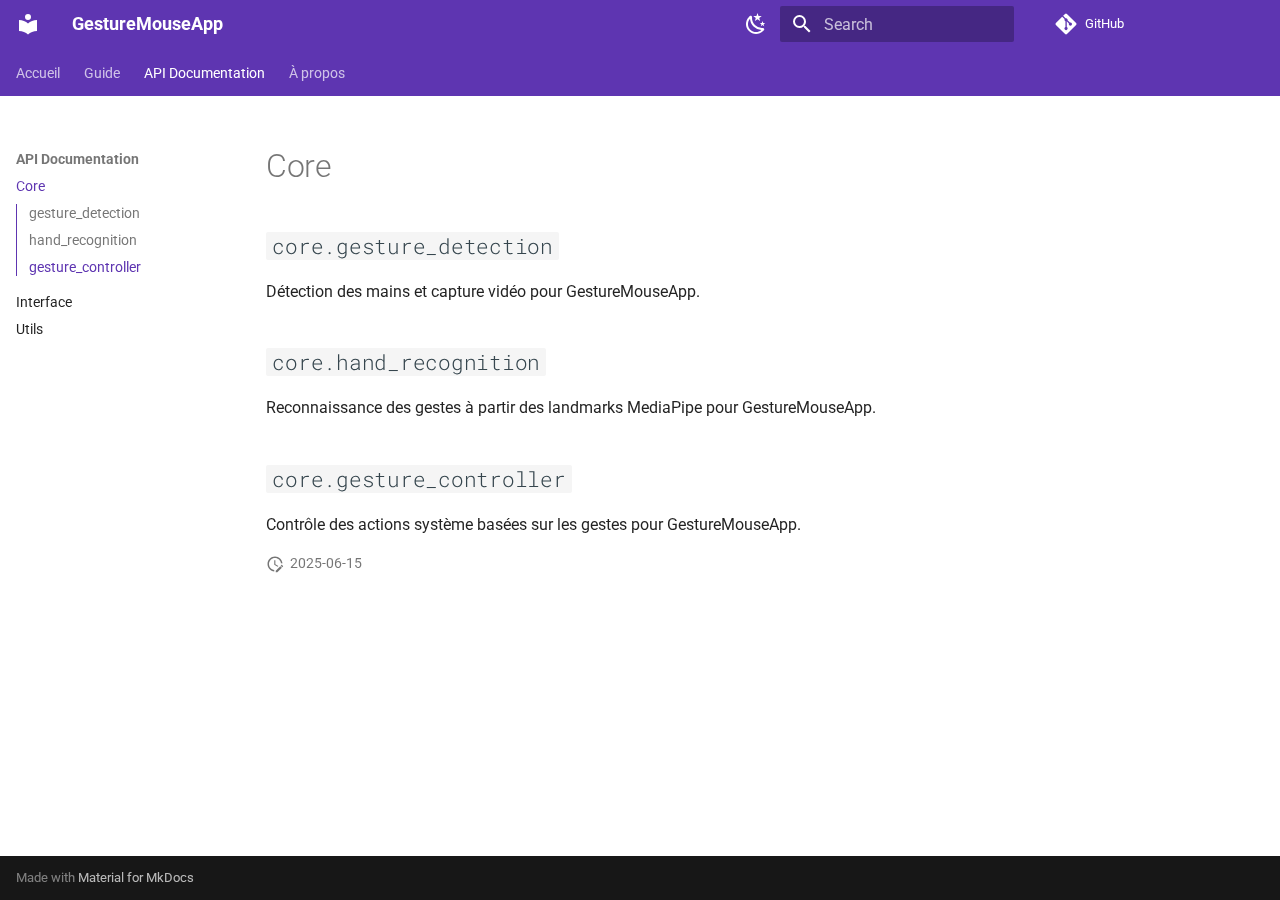
<file: api/core/index.html>
<!doctype html>
<html lang="en" class="no-js">
  <head>
    
      <meta charset="utf-8">
      <meta name="viewport" content="width=device-width,initial-scale=1">
      
        <meta name="description" content="Application de contrôle gestuelle pour interagir avec votre ordinateur">
      
      
        <meta name="author" content="NANKOULI Marc Thierry">
      
      
        <link rel="canonical" href="https://github.com/Marc1T/gestureControl.git/api/core/">
      
      
        <link rel="prev" href="../..">
      
      
      
      <link rel="icon" href="../../assets/images/favicon.png">
      <meta name="generator" content="mkdocs-1.6.1, mkdocs-material-9.6.14">
    
    
      
        <title>Core - GestureMouseApp</title>
      
    
    
      <link rel="stylesheet" href="../../assets/stylesheets/main.342714a4.min.css">
      
        
        <link rel="stylesheet" href="../../assets/stylesheets/palette.06af60db.min.css">
      
      


    
    
      
    
    
      
        
        
        <link rel="preconnect" href="https://fonts.gstatic.com" crossorigin>
        <link rel="stylesheet" href="https://fonts.googleapis.com/css?family=Roboto:300,300i,400,400i,700,700i%7CRoboto+Mono:400,400i,700,700i&display=fallback">
        <style>:root{--md-text-font:"Roboto";--md-code-font:"Roboto Mono"}</style>
      
    
    
      <link rel="stylesheet" href="../../assets/_mkdocstrings.css">
    
      <link rel="stylesheet" href="../../styles/extra.css">
    
    <script>__md_scope=new URL("../..",location),__md_hash=e=>[...e].reduce(((e,_)=>(e<<5)-e+_.charCodeAt(0)),0),__md_get=(e,_=localStorage,t=__md_scope)=>JSON.parse(_.getItem(t.pathname+"."+e)),__md_set=(e,_,t=localStorage,a=__md_scope)=>{try{t.setItem(a.pathname+"."+e,JSON.stringify(_))}catch(e){}}</script>
    
      

    
    
    
  </head>
  
  
    
    
      
    
    
    
    
    <body dir="ltr" data-md-color-scheme="default" data-md-color-primary="deep-purple" data-md-color-accent="amber">
  
    
    <input class="md-toggle" data-md-toggle="drawer" type="checkbox" id="__drawer" autocomplete="off">
    <input class="md-toggle" data-md-toggle="search" type="checkbox" id="__search" autocomplete="off">
    <label class="md-overlay" for="__drawer"></label>
    <div data-md-component="skip">
      
        
        <a href="#core.gesture_detection" class="md-skip">
          Skip to content
        </a>
      
    </div>
    <div data-md-component="announce">
      
    </div>
    
    
      

<header class="md-header" data-md-component="header">
  <nav class="md-header__inner md-grid" aria-label="Header">
    <a href="../.." title="GestureMouseApp" class="md-header__button md-logo" aria-label="GestureMouseApp" data-md-component="logo">
      
  
  <svg xmlns="http://www.w3.org/2000/svg" viewBox="0 0 24 24"><path d="M12 8a3 3 0 0 0 3-3 3 3 0 0 0-3-3 3 3 0 0 0-3 3 3 3 0 0 0 3 3m0 3.54C9.64 9.35 6.5 8 3 8v11c3.5 0 6.64 1.35 9 3.54 2.36-2.19 5.5-3.54 9-3.54V8c-3.5 0-6.64 1.35-9 3.54"/></svg>

    </a>
    <label class="md-header__button md-icon" for="__drawer">
      
      <svg xmlns="http://www.w3.org/2000/svg" viewBox="0 0 24 24"><path d="M3 6h18v2H3zm0 5h18v2H3zm0 5h18v2H3z"/></svg>
    </label>
    <div class="md-header__title" data-md-component="header-title">
      <div class="md-header__ellipsis">
        <div class="md-header__topic">
          <span class="md-ellipsis">
            GestureMouseApp
          </span>
        </div>
        <div class="md-header__topic" data-md-component="header-topic">
          <span class="md-ellipsis">
            
              Core
            
          </span>
        </div>
      </div>
    </div>
    
      
        <form class="md-header__option" data-md-component="palette">
  
    
    
    
    <input class="md-option" data-md-color-media="" data-md-color-scheme="default" data-md-color-primary="deep-purple" data-md-color-accent="amber"  aria-label="Passer en mode sombre"  type="radio" name="__palette" id="__palette_0">
    
      <label class="md-header__button md-icon" title="Passer en mode sombre" for="__palette_1" hidden>
        <svg xmlns="http://www.w3.org/2000/svg" viewBox="0 0 24 24"><path d="m17.75 4.09-2.53 1.94.91 3.06-2.63-1.81-2.63 1.81.91-3.06-2.53-1.94L12.44 4l1.06-3 1.06 3zm3.5 6.91-1.64 1.25.59 1.98-1.7-1.17-1.7 1.17.59-1.98L15.75 11l2.06-.05L18.5 9l.69 1.95zm-2.28 4.95c.83-.08 1.72 1.1 1.19 1.85-.32.45-.66.87-1.08 1.27C15.17 23 8.84 23 4.94 19.07c-3.91-3.9-3.91-10.24 0-14.14.4-.4.82-.76 1.27-1.08.75-.53 1.93.36 1.85 1.19-.27 2.86.69 5.83 2.89 8.02a9.96 9.96 0 0 0 8.02 2.89m-1.64 2.02a12.08 12.08 0 0 1-7.8-3.47c-2.17-2.19-3.33-5-3.49-7.82-2.81 3.14-2.7 7.96.31 10.98 3.02 3.01 7.84 3.12 10.98.31"/></svg>
      </label>
    
  
    
    
    
    <input class="md-option" data-md-color-media="" data-md-color-scheme="slate" data-md-color-primary="deep-purple" data-md-color-accent="amber"  aria-label="Passer en mode clair"  type="radio" name="__palette" id="__palette_1">
    
      <label class="md-header__button md-icon" title="Passer en mode clair" for="__palette_0" hidden>
        <svg xmlns="http://www.w3.org/2000/svg" viewBox="0 0 24 24"><path d="M12 7a5 5 0 0 1 5 5 5 5 0 0 1-5 5 5 5 0 0 1-5-5 5 5 0 0 1 5-5m0 2a3 3 0 0 0-3 3 3 3 0 0 0 3 3 3 3 0 0 0 3-3 3 3 0 0 0-3-3m0-7 2.39 3.42C13.65 5.15 12.84 5 12 5s-1.65.15-2.39.42zM3.34 7l4.16-.35A7.2 7.2 0 0 0 5.94 8.5c-.44.74-.69 1.5-.83 2.29zm.02 10 1.76-3.77a7.131 7.131 0 0 0 2.38 4.14zM20.65 7l-1.77 3.79a7.02 7.02 0 0 0-2.38-4.15zm-.01 10-4.14.36c.59-.51 1.12-1.14 1.54-1.86.42-.73.69-1.5.83-2.29zM12 22l-2.41-3.44c.74.27 1.55.44 2.41.44.82 0 1.63-.17 2.37-.44z"/></svg>
      </label>
    
  
</form>
      
    
    
      <script>var palette=__md_get("__palette");if(palette&&palette.color){if("(prefers-color-scheme)"===palette.color.media){var media=matchMedia("(prefers-color-scheme: light)"),input=document.querySelector(media.matches?"[data-md-color-media='(prefers-color-scheme: light)']":"[data-md-color-media='(prefers-color-scheme: dark)']");palette.color.media=input.getAttribute("data-md-color-media"),palette.color.scheme=input.getAttribute("data-md-color-scheme"),palette.color.primary=input.getAttribute("data-md-color-primary"),palette.color.accent=input.getAttribute("data-md-color-accent")}for(var[key,value]of Object.entries(palette.color))document.body.setAttribute("data-md-color-"+key,value)}</script>
    
    
    
      
      
        <label class="md-header__button md-icon" for="__search">
          
          <svg xmlns="http://www.w3.org/2000/svg" viewBox="0 0 24 24"><path d="M9.5 3A6.5 6.5 0 0 1 16 9.5c0 1.61-.59 3.09-1.56 4.23l.27.27h.79l5 5-1.5 1.5-5-5v-.79l-.27-.27A6.52 6.52 0 0 1 9.5 16 6.5 6.5 0 0 1 3 9.5 6.5 6.5 0 0 1 9.5 3m0 2C7 5 5 7 5 9.5S7 14 9.5 14 14 12 14 9.5 12 5 9.5 5"/></svg>
        </label>
        <div class="md-search" data-md-component="search" role="dialog">
  <label class="md-search__overlay" for="__search"></label>
  <div class="md-search__inner" role="search">
    <form class="md-search__form" name="search">
      <input type="text" class="md-search__input" name="query" aria-label="Search" placeholder="Search" autocapitalize="off" autocorrect="off" autocomplete="off" spellcheck="false" data-md-component="search-query" required>
      <label class="md-search__icon md-icon" for="__search">
        
        <svg xmlns="http://www.w3.org/2000/svg" viewBox="0 0 24 24"><path d="M9.5 3A6.5 6.5 0 0 1 16 9.5c0 1.61-.59 3.09-1.56 4.23l.27.27h.79l5 5-1.5 1.5-5-5v-.79l-.27-.27A6.52 6.52 0 0 1 9.5 16 6.5 6.5 0 0 1 3 9.5 6.5 6.5 0 0 1 9.5 3m0 2C7 5 5 7 5 9.5S7 14 9.5 14 14 12 14 9.5 12 5 9.5 5"/></svg>
        
        <svg xmlns="http://www.w3.org/2000/svg" viewBox="0 0 24 24"><path d="M20 11v2H8l5.5 5.5-1.42 1.42L4.16 12l7.92-7.92L13.5 5.5 8 11z"/></svg>
      </label>
      <nav class="md-search__options" aria-label="Search">
        
        <button type="reset" class="md-search__icon md-icon" title="Clear" aria-label="Clear" tabindex="-1">
          
          <svg xmlns="http://www.w3.org/2000/svg" viewBox="0 0 24 24"><path d="M19 6.41 17.59 5 12 10.59 6.41 5 5 6.41 10.59 12 5 17.59 6.41 19 12 13.41 17.59 19 19 17.59 13.41 12z"/></svg>
        </button>
      </nav>
      
    </form>
    <div class="md-search__output">
      <div class="md-search__scrollwrap" tabindex="0" data-md-scrollfix>
        <div class="md-search-result" data-md-component="search-result">
          <div class="md-search-result__meta">
            Initializing search
          </div>
          <ol class="md-search-result__list" role="presentation"></ol>
        </div>
      </div>
    </div>
  </div>
</div>
      
    
    
      <div class="md-header__source">
        <a href="https://github.com/Marc1T/gestureControl.git" title="Go to repository" class="md-source" data-md-component="source">
  <div class="md-source__icon md-icon">
    
    <svg xmlns="http://www.w3.org/2000/svg" viewBox="0 0 448 512"><!--! Font Awesome Free 6.7.2 by @fontawesome - https://fontawesome.com License - https://fontawesome.com/license/free (Icons: CC BY 4.0, Fonts: SIL OFL 1.1, Code: MIT License) Copyright 2024 Fonticons, Inc.--><path d="M439.55 236.05 244 40.45a28.87 28.87 0 0 0-40.81 0l-40.66 40.63 51.52 51.52c27.06-9.14 52.68 16.77 43.39 43.68l49.66 49.66c34.23-11.8 61.18 31 35.47 56.69-26.49 26.49-70.21-2.87-56-37.34L240.22 199v121.85c25.3 12.54 22.26 41.85 9.08 55a34.34 34.34 0 0 1-48.55 0c-17.57-17.6-11.07-46.91 11.25-56v-123c-20.8-8.51-24.6-30.74-18.64-45L142.57 101 8.45 235.14a28.86 28.86 0 0 0 0 40.81l195.61 195.6a28.86 28.86 0 0 0 40.8 0l194.69-194.69a28.86 28.86 0 0 0 0-40.81"/></svg>
  </div>
  <div class="md-source__repository">
    GitHub
  </div>
</a>
      </div>
    
  </nav>
  
</header>
    
    <div class="md-container" data-md-component="container">
      
      
        
          
            
<nav class="md-tabs" aria-label="Tabs" data-md-component="tabs">
  <div class="md-grid">
    <ul class="md-tabs__list">
      
        
  
  
  
  
    <li class="md-tabs__item">
      <a href="../.." class="md-tabs__link">
        
  
  
    
  
  Accueil

      </a>
    </li>
  

      
        
  
  
  
  
    
    
      <li class="md-tabs__item">
        <a href="../../guide/installation.md" class="md-tabs__link">
          
  
  
  Guide

        </a>
      </li>
    
  

      
        
  
  
  
    
  
  
    
    
      <li class="md-tabs__item md-tabs__item--active">
        <a href="./" class="md-tabs__link">
          
  
  
  API Documentation

        </a>
      </li>
    
  

      
        
  
  
  
  
    <li class="md-tabs__item">
      <a href="../../about.md" class="md-tabs__link">
        
  
  
    
  
  À propos

      </a>
    </li>
  

      
    </ul>
  </div>
</nav>
          
        
      
      <main class="md-main" data-md-component="main">
        <div class="md-main__inner md-grid">
          
            
              
              <div class="md-sidebar md-sidebar--primary" data-md-component="sidebar" data-md-type="navigation" >
                <div class="md-sidebar__scrollwrap">
                  <div class="md-sidebar__inner">
                    


  


  

<nav class="md-nav md-nav--primary md-nav--lifted md-nav--integrated" aria-label="Navigation" data-md-level="0">
  <label class="md-nav__title" for="__drawer">
    <a href="../.." title="GestureMouseApp" class="md-nav__button md-logo" aria-label="GestureMouseApp" data-md-component="logo">
      
  
  <svg xmlns="http://www.w3.org/2000/svg" viewBox="0 0 24 24"><path d="M12 8a3 3 0 0 0 3-3 3 3 0 0 0-3-3 3 3 0 0 0-3 3 3 3 0 0 0 3 3m0 3.54C9.64 9.35 6.5 8 3 8v11c3.5 0 6.64 1.35 9 3.54 2.36-2.19 5.5-3.54 9-3.54V8c-3.5 0-6.64 1.35-9 3.54"/></svg>

    </a>
    GestureMouseApp
  </label>
  
    <div class="md-nav__source">
      <a href="https://github.com/Marc1T/gestureControl.git" title="Go to repository" class="md-source" data-md-component="source">
  <div class="md-source__icon md-icon">
    
    <svg xmlns="http://www.w3.org/2000/svg" viewBox="0 0 448 512"><!--! Font Awesome Free 6.7.2 by @fontawesome - https://fontawesome.com License - https://fontawesome.com/license/free (Icons: CC BY 4.0, Fonts: SIL OFL 1.1, Code: MIT License) Copyright 2024 Fonticons, Inc.--><path d="M439.55 236.05 244 40.45a28.87 28.87 0 0 0-40.81 0l-40.66 40.63 51.52 51.52c27.06-9.14 52.68 16.77 43.39 43.68l49.66 49.66c34.23-11.8 61.18 31 35.47 56.69-26.49 26.49-70.21-2.87-56-37.34L240.22 199v121.85c25.3 12.54 22.26 41.85 9.08 55a34.34 34.34 0 0 1-48.55 0c-17.57-17.6-11.07-46.91 11.25-56v-123c-20.8-8.51-24.6-30.74-18.64-45L142.57 101 8.45 235.14a28.86 28.86 0 0 0 0 40.81l195.61 195.6a28.86 28.86 0 0 0 40.8 0l194.69-194.69a28.86 28.86 0 0 0 0-40.81"/></svg>
  </div>
  <div class="md-source__repository">
    GitHub
  </div>
</a>
    </div>
  
  <ul class="md-nav__list" data-md-scrollfix>
    
      
      
  
  
  
  
    <li class="md-nav__item">
      <a href="../.." class="md-nav__link">
        
  
  
  <span class="md-ellipsis">
    Accueil
    
  </span>
  

      </a>
    </li>
  

    
      
      
  
  
  
  
    
    
    
    
      
      
    
    
    <li class="md-nav__item md-nav__item--nested">
      
        
        
        <input class="md-nav__toggle md-toggle " type="checkbox" id="__nav_2" >
        
          
          <label class="md-nav__link" for="__nav_2" id="__nav_2_label" tabindex="0">
            
  
  
  <span class="md-ellipsis">
    Guide
    
  </span>
  

            <span class="md-nav__icon md-icon"></span>
          </label>
        
        <nav class="md-nav" data-md-level="1" aria-labelledby="__nav_2_label" aria-expanded="false">
          <label class="md-nav__title" for="__nav_2">
            <span class="md-nav__icon md-icon"></span>
            Guide
          </label>
          <ul class="md-nav__list" data-md-scrollfix>
            
              
                
  
  
  
  
    <li class="md-nav__item">
      <a href="../../guide/installation.md" class="md-nav__link">
        
  
  
  <span class="md-ellipsis">
    Installation
    
  </span>
  

      </a>
    </li>
  

              
            
              
                
  
  
  
  
    <li class="md-nav__item">
      <a href="../../guide/usage.md" class="md-nav__link">
        
  
  
  <span class="md-ellipsis">
    Utilisation
    
  </span>
  

      </a>
    </li>
  

              
            
              
                
  
  
  
  
    <li class="md-nav__item">
      <a href="../../guide/configuration.md" class="md-nav__link">
        
  
  
  <span class="md-ellipsis">
    Configuration
    
  </span>
  

      </a>
    </li>
  

              
            
          </ul>
        </nav>
      
    </li>
  

    
      
      
  
  
    
  
  
  
    
    
    
    
      
        
        
      
      
    
    
    <li class="md-nav__item md-nav__item--active md-nav__item--section md-nav__item--nested">
      
        
        
        <input class="md-nav__toggle md-toggle " type="checkbox" id="__nav_3" checked>
        
          
          <label class="md-nav__link" for="__nav_3" id="__nav_3_label" tabindex="">
            
  
  
  <span class="md-ellipsis">
    API Documentation
    
  </span>
  

            <span class="md-nav__icon md-icon"></span>
          </label>
        
        <nav class="md-nav" data-md-level="1" aria-labelledby="__nav_3_label" aria-expanded="true">
          <label class="md-nav__title" for="__nav_3">
            <span class="md-nav__icon md-icon"></span>
            API Documentation
          </label>
          <ul class="md-nav__list" data-md-scrollfix>
            
              
                
  
  
    
  
  
  
    <li class="md-nav__item md-nav__item--active">
      
      <input class="md-nav__toggle md-toggle" type="checkbox" id="__toc">
      
      
      
        <label class="md-nav__link md-nav__link--active" for="__toc">
          
  
  
  <span class="md-ellipsis">
    Core
    
  </span>
  

          <span class="md-nav__icon md-icon"></span>
        </label>
      
      <a href="./" class="md-nav__link md-nav__link--active">
        
  
  
  <span class="md-ellipsis">
    Core
    
  </span>
  

      </a>
      
        

<nav class="md-nav md-nav--secondary" aria-label="Table of contents">
  
  
  
  
    <label class="md-nav__title" for="__toc">
      <span class="md-nav__icon md-icon"></span>
      Table of contents
    </label>
    <ul class="md-nav__list" data-md-component="toc" data-md-scrollfix>
      
        <li class="md-nav__item">
  <a href="#core.gesture_detection" class="md-nav__link">
    <span class="md-ellipsis">
      gesture_detection
    </span>
  </a>
  
</li>
      
        <li class="md-nav__item">
  <a href="#core.hand_recognition" class="md-nav__link">
    <span class="md-ellipsis">
      hand_recognition
    </span>
  </a>
  
</li>
      
        <li class="md-nav__item">
  <a href="#core.gesture_controller" class="md-nav__link">
    <span class="md-ellipsis">
      gesture_controller
    </span>
  </a>
  
</li>
      
    </ul>
  
</nav>
      
    </li>
  

              
            
              
                
  
  
  
  
    <li class="md-nav__item">
      <a href="../interface.md" class="md-nav__link">
        
  
  
  <span class="md-ellipsis">
    Interface
    
  </span>
  

      </a>
    </li>
  

              
            
              
                
  
  
  
  
    <li class="md-nav__item">
      <a href="../utils.md" class="md-nav__link">
        
  
  
  <span class="md-ellipsis">
    Utils
    
  </span>
  

      </a>
    </li>
  

              
            
          </ul>
        </nav>
      
    </li>
  

    
      
      
  
  
  
  
    <li class="md-nav__item">
      <a href="../../about.md" class="md-nav__link">
        
  
  
  <span class="md-ellipsis">
    À propos
    
  </span>
  

      </a>
    </li>
  

    
  </ul>
</nav>
                  </div>
                </div>
              </div>
            
            
          
          
            <div class="md-content" data-md-component="content">
              <article class="md-content__inner md-typeset">
                
                  


  
  


  <h1>Core</h1>

<div class="doc doc-object doc-module">



<h2 id="core.gesture_detection" class="doc doc-heading">
            <code>core.gesture_detection</code>


</h2>

    <div class="doc doc-contents first">

        <p>Détection des mains et capture vidéo pour GestureMouseApp.</p>









  <div class="doc doc-children">











  </div>

    </div>

</div>

<div class="doc doc-object doc-module">



<h2 id="core.hand_recognition" class="doc doc-heading">
            <code>core.hand_recognition</code>


</h2>

    <div class="doc doc-contents first">

        <p>Reconnaissance des gestes à partir des landmarks MediaPipe pour GestureMouseApp.</p>









  <div class="doc doc-children">











  </div>

    </div>

</div>

<div class="doc doc-object doc-module">



<h2 id="core.gesture_controller" class="doc doc-heading">
            <code>core.gesture_controller</code>


</h2>

    <div class="doc doc-contents first">

        <p>Contrôle des actions système basées sur les gestes pour GestureMouseApp.</p>









  <div class="doc doc-children">











  </div>

    </div>

</div>







  
    
  
  


  <aside class="md-source-file">
    
      
  <span class="md-source-file__fact">
    <span class="md-icon" title="Last update">
      <svg xmlns="http://www.w3.org/2000/svg" viewBox="0 0 24 24"><path d="M21 13.1c-.1 0-.3.1-.4.2l-1 1 2.1 2.1 1-1c.2-.2.2-.6 0-.8l-1.3-1.3c-.1-.1-.2-.2-.4-.2m-1.9 1.8-6.1 6V23h2.1l6.1-6.1zM12.5 7v5.2l4 2.4-1 1L11 13V7zM11 21.9c-5.1-.5-9-4.8-9-9.9C2 6.5 6.5 2 12 2c5.3 0 9.6 4.1 10 9.3-.3-.1-.6-.2-1-.2s-.7.1-1 .2C19.6 7.2 16.2 4 12 4c-4.4 0-8 3.6-8 8 0 4.1 3.1 7.5 7.1 7.9l-.1.2z"/></svg>
    </span>
    2025-06-15
  </span>

    
    
    
    
  </aside>





                
              </article>
            </div>
          
          
<script>var target=document.getElementById(location.hash.slice(1));target&&target.name&&(target.checked=target.name.startsWith("__tabbed_"))</script>
        </div>
        
          <button type="button" class="md-top md-icon" data-md-component="top" hidden>
  
  <svg xmlns="http://www.w3.org/2000/svg" viewBox="0 0 24 24"><path d="M13 20h-2V8l-5.5 5.5-1.42-1.42L12 4.16l7.92 7.92-1.42 1.42L13 8z"/></svg>
  Back to top
</button>
        
      </main>
      
        <footer class="md-footer">
  
  <div class="md-footer-meta md-typeset">
    <div class="md-footer-meta__inner md-grid">
      <div class="md-copyright">
  
  
    Made with
    <a href="https://squidfunk.github.io/mkdocs-material/" target="_blank" rel="noopener">
      Material for MkDocs
    </a>
  
</div>
      
    </div>
  </div>
</footer>
      
    </div>
    <div class="md-dialog" data-md-component="dialog">
      <div class="md-dialog__inner md-typeset"></div>
    </div>
    
    
    
      
      <script id="__config" type="application/json">{"base": "../..", "features": ["navigation.tabs", "navigation.top", "toc.integrate", "content.code.copy"], "search": "../../assets/javascripts/workers/search.d50fe291.min.js", "tags": null, "translations": {"clipboard.copied": "Copied to clipboard", "clipboard.copy": "Copy to clipboard", "search.result.more.one": "1 more on this page", "search.result.more.other": "# more on this page", "search.result.none": "No matching documents", "search.result.one": "1 matching document", "search.result.other": "# matching documents", "search.result.placeholder": "Type to start searching", "search.result.term.missing": "Missing", "select.version": "Select version"}, "version": null}</script>
    
    
      <script src="../../assets/javascripts/bundle.13a4f30d.min.js"></script>
      
    
  </body>
</html>
</file>
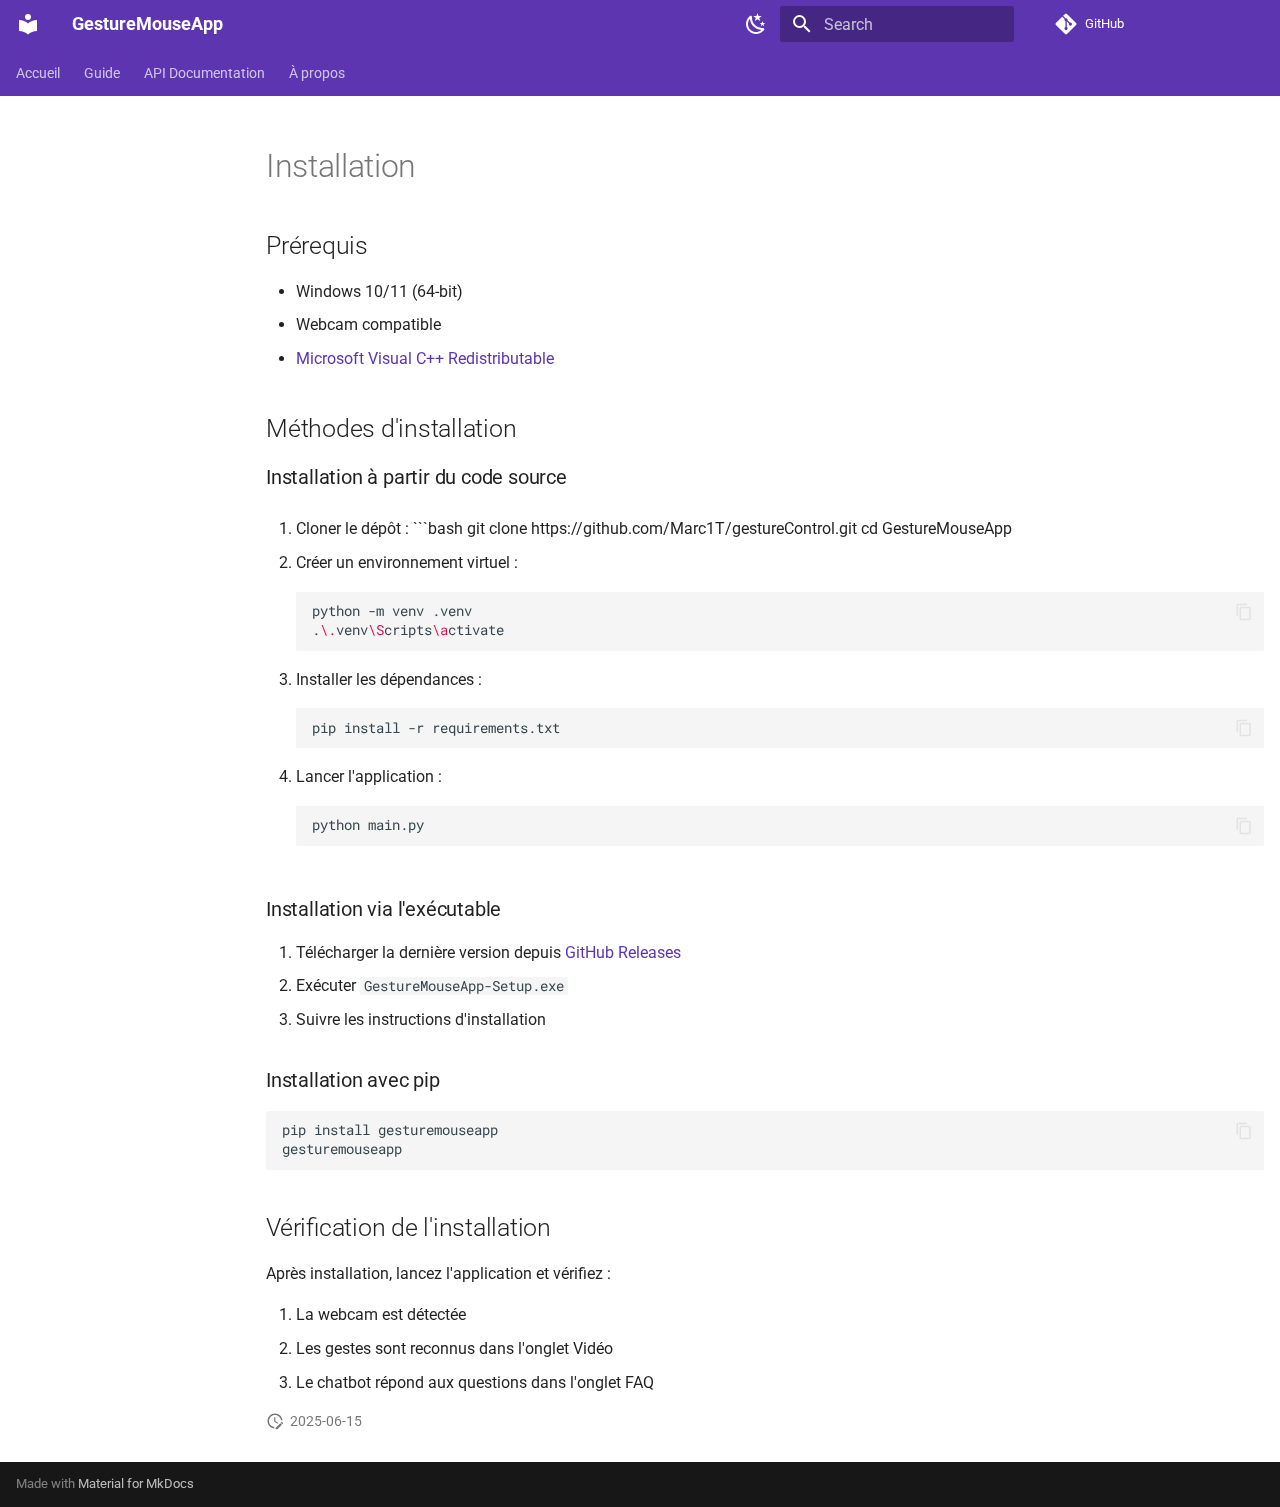
<file: guide.md/installation/index.html>
<!doctype html>
<html lang="en" class="no-js">
  <head>
    
      <meta charset="utf-8">
      <meta name="viewport" content="width=device-width,initial-scale=1">
      
        <meta name="description" content="Application de contrôle gestuelle pour interagir avec votre ordinateur">
      
      
        <meta name="author" content="NANKOULI Marc Thierry">
      
      
        <link rel="canonical" href="https://github.com/Marc1T/gestureControl.git/guide.md/installation/">
      
      
      
      
      <link rel="icon" href="../../assets/images/favicon.png">
      <meta name="generator" content="mkdocs-1.6.1, mkdocs-material-9.6.14">
    
    
      
        <title>Installation - GestureMouseApp</title>
      
    
    
      <link rel="stylesheet" href="../../assets/stylesheets/main.342714a4.min.css">
      
        
        <link rel="stylesheet" href="../../assets/stylesheets/palette.06af60db.min.css">
      
      


    
    
      
    
    
      
        
        
        <link rel="preconnect" href="https://fonts.gstatic.com" crossorigin>
        <link rel="stylesheet" href="https://fonts.googleapis.com/css?family=Roboto:300,300i,400,400i,700,700i%7CRoboto+Mono:400,400i,700,700i&display=fallback">
        <style>:root{--md-text-font:"Roboto";--md-code-font:"Roboto Mono"}</style>
      
    
    
      <link rel="stylesheet" href="../../assets/_mkdocstrings.css">
    
      <link rel="stylesheet" href="../../styles/extra.css">
    
    <script>__md_scope=new URL("../..",location),__md_hash=e=>[...e].reduce(((e,_)=>(e<<5)-e+_.charCodeAt(0)),0),__md_get=(e,_=localStorage,t=__md_scope)=>JSON.parse(_.getItem(t.pathname+"."+e)),__md_set=(e,_,t=localStorage,a=__md_scope)=>{try{t.setItem(a.pathname+"."+e,JSON.stringify(_))}catch(e){}}</script>
    
      

    
    
    
  </head>
  
  
    
    
      
    
    
    
    
    <body dir="ltr" data-md-color-scheme="default" data-md-color-primary="deep-purple" data-md-color-accent="amber">
  
    
    <input class="md-toggle" data-md-toggle="drawer" type="checkbox" id="__drawer" autocomplete="off">
    <input class="md-toggle" data-md-toggle="search" type="checkbox" id="__search" autocomplete="off">
    <label class="md-overlay" for="__drawer"></label>
    <div data-md-component="skip">
      
        
        <a href="#installation" class="md-skip">
          Skip to content
        </a>
      
    </div>
    <div data-md-component="announce">
      
    </div>
    
    
      

<header class="md-header" data-md-component="header">
  <nav class="md-header__inner md-grid" aria-label="Header">
    <a href="../.." title="GestureMouseApp" class="md-header__button md-logo" aria-label="GestureMouseApp" data-md-component="logo">
      
  
  <svg xmlns="http://www.w3.org/2000/svg" viewBox="0 0 24 24"><path d="M12 8a3 3 0 0 0 3-3 3 3 0 0 0-3-3 3 3 0 0 0-3 3 3 3 0 0 0 3 3m0 3.54C9.64 9.35 6.5 8 3 8v11c3.5 0 6.64 1.35 9 3.54 2.36-2.19 5.5-3.54 9-3.54V8c-3.5 0-6.64 1.35-9 3.54"/></svg>

    </a>
    <label class="md-header__button md-icon" for="__drawer">
      
      <svg xmlns="http://www.w3.org/2000/svg" viewBox="0 0 24 24"><path d="M3 6h18v2H3zm0 5h18v2H3zm0 5h18v2H3z"/></svg>
    </label>
    <div class="md-header__title" data-md-component="header-title">
      <div class="md-header__ellipsis">
        <div class="md-header__topic">
          <span class="md-ellipsis">
            GestureMouseApp
          </span>
        </div>
        <div class="md-header__topic" data-md-component="header-topic">
          <span class="md-ellipsis">
            
              Installation
            
          </span>
        </div>
      </div>
    </div>
    
      
        <form class="md-header__option" data-md-component="palette">
  
    
    
    
    <input class="md-option" data-md-color-media="" data-md-color-scheme="default" data-md-color-primary="deep-purple" data-md-color-accent="amber"  aria-label="Passer en mode sombre"  type="radio" name="__palette" id="__palette_0">
    
      <label class="md-header__button md-icon" title="Passer en mode sombre" for="__palette_1" hidden>
        <svg xmlns="http://www.w3.org/2000/svg" viewBox="0 0 24 24"><path d="m17.75 4.09-2.53 1.94.91 3.06-2.63-1.81-2.63 1.81.91-3.06-2.53-1.94L12.44 4l1.06-3 1.06 3zm3.5 6.91-1.64 1.25.59 1.98-1.7-1.17-1.7 1.17.59-1.98L15.75 11l2.06-.05L18.5 9l.69 1.95zm-2.28 4.95c.83-.08 1.72 1.1 1.19 1.85-.32.45-.66.87-1.08 1.27C15.17 23 8.84 23 4.94 19.07c-3.91-3.9-3.91-10.24 0-14.14.4-.4.82-.76 1.27-1.08.75-.53 1.93.36 1.85 1.19-.27 2.86.69 5.83 2.89 8.02a9.96 9.96 0 0 0 8.02 2.89m-1.64 2.02a12.08 12.08 0 0 1-7.8-3.47c-2.17-2.19-3.33-5-3.49-7.82-2.81 3.14-2.7 7.96.31 10.98 3.02 3.01 7.84 3.12 10.98.31"/></svg>
      </label>
    
  
    
    
    
    <input class="md-option" data-md-color-media="" data-md-color-scheme="slate" data-md-color-primary="deep-purple" data-md-color-accent="amber"  aria-label="Passer en mode clair"  type="radio" name="__palette" id="__palette_1">
    
      <label class="md-header__button md-icon" title="Passer en mode clair" for="__palette_0" hidden>
        <svg xmlns="http://www.w3.org/2000/svg" viewBox="0 0 24 24"><path d="M12 7a5 5 0 0 1 5 5 5 5 0 0 1-5 5 5 5 0 0 1-5-5 5 5 0 0 1 5-5m0 2a3 3 0 0 0-3 3 3 3 0 0 0 3 3 3 3 0 0 0 3-3 3 3 0 0 0-3-3m0-7 2.39 3.42C13.65 5.15 12.84 5 12 5s-1.65.15-2.39.42zM3.34 7l4.16-.35A7.2 7.2 0 0 0 5.94 8.5c-.44.74-.69 1.5-.83 2.29zm.02 10 1.76-3.77a7.131 7.131 0 0 0 2.38 4.14zM20.65 7l-1.77 3.79a7.02 7.02 0 0 0-2.38-4.15zm-.01 10-4.14.36c.59-.51 1.12-1.14 1.54-1.86.42-.73.69-1.5.83-2.29zM12 22l-2.41-3.44c.74.27 1.55.44 2.41.44.82 0 1.63-.17 2.37-.44z"/></svg>
      </label>
    
  
</form>
      
    
    
      <script>var palette=__md_get("__palette");if(palette&&palette.color){if("(prefers-color-scheme)"===palette.color.media){var media=matchMedia("(prefers-color-scheme: light)"),input=document.querySelector(media.matches?"[data-md-color-media='(prefers-color-scheme: light)']":"[data-md-color-media='(prefers-color-scheme: dark)']");palette.color.media=input.getAttribute("data-md-color-media"),palette.color.scheme=input.getAttribute("data-md-color-scheme"),palette.color.primary=input.getAttribute("data-md-color-primary"),palette.color.accent=input.getAttribute("data-md-color-accent")}for(var[key,value]of Object.entries(palette.color))document.body.setAttribute("data-md-color-"+key,value)}</script>
    
    
    
      
      
        <label class="md-header__button md-icon" for="__search">
          
          <svg xmlns="http://www.w3.org/2000/svg" viewBox="0 0 24 24"><path d="M9.5 3A6.5 6.5 0 0 1 16 9.5c0 1.61-.59 3.09-1.56 4.23l.27.27h.79l5 5-1.5 1.5-5-5v-.79l-.27-.27A6.52 6.52 0 0 1 9.5 16 6.5 6.5 0 0 1 3 9.5 6.5 6.5 0 0 1 9.5 3m0 2C7 5 5 7 5 9.5S7 14 9.5 14 14 12 14 9.5 12 5 9.5 5"/></svg>
        </label>
        <div class="md-search" data-md-component="search" role="dialog">
  <label class="md-search__overlay" for="__search"></label>
  <div class="md-search__inner" role="search">
    <form class="md-search__form" name="search">
      <input type="text" class="md-search__input" name="query" aria-label="Search" placeholder="Search" autocapitalize="off" autocorrect="off" autocomplete="off" spellcheck="false" data-md-component="search-query" required>
      <label class="md-search__icon md-icon" for="__search">
        
        <svg xmlns="http://www.w3.org/2000/svg" viewBox="0 0 24 24"><path d="M9.5 3A6.5 6.5 0 0 1 16 9.5c0 1.61-.59 3.09-1.56 4.23l.27.27h.79l5 5-1.5 1.5-5-5v-.79l-.27-.27A6.52 6.52 0 0 1 9.5 16 6.5 6.5 0 0 1 3 9.5 6.5 6.5 0 0 1 9.5 3m0 2C7 5 5 7 5 9.5S7 14 9.5 14 14 12 14 9.5 12 5 9.5 5"/></svg>
        
        <svg xmlns="http://www.w3.org/2000/svg" viewBox="0 0 24 24"><path d="M20 11v2H8l5.5 5.5-1.42 1.42L4.16 12l7.92-7.92L13.5 5.5 8 11z"/></svg>
      </label>
      <nav class="md-search__options" aria-label="Search">
        
        <button type="reset" class="md-search__icon md-icon" title="Clear" aria-label="Clear" tabindex="-1">
          
          <svg xmlns="http://www.w3.org/2000/svg" viewBox="0 0 24 24"><path d="M19 6.41 17.59 5 12 10.59 6.41 5 5 6.41 10.59 12 5 17.59 6.41 19 12 13.41 17.59 19 19 17.59 13.41 12z"/></svg>
        </button>
      </nav>
      
    </form>
    <div class="md-search__output">
      <div class="md-search__scrollwrap" tabindex="0" data-md-scrollfix>
        <div class="md-search-result" data-md-component="search-result">
          <div class="md-search-result__meta">
            Initializing search
          </div>
          <ol class="md-search-result__list" role="presentation"></ol>
        </div>
      </div>
    </div>
  </div>
</div>
      
    
    
      <div class="md-header__source">
        <a href="https://github.com/Marc1T/gestureControl.git" title="Go to repository" class="md-source" data-md-component="source">
  <div class="md-source__icon md-icon">
    
    <svg xmlns="http://www.w3.org/2000/svg" viewBox="0 0 448 512"><!--! Font Awesome Free 6.7.2 by @fontawesome - https://fontawesome.com License - https://fontawesome.com/license/free (Icons: CC BY 4.0, Fonts: SIL OFL 1.1, Code: MIT License) Copyright 2024 Fonticons, Inc.--><path d="M439.55 236.05 244 40.45a28.87 28.87 0 0 0-40.81 0l-40.66 40.63 51.52 51.52c27.06-9.14 52.68 16.77 43.39 43.68l49.66 49.66c34.23-11.8 61.18 31 35.47 56.69-26.49 26.49-70.21-2.87-56-37.34L240.22 199v121.85c25.3 12.54 22.26 41.85 9.08 55a34.34 34.34 0 0 1-48.55 0c-17.57-17.6-11.07-46.91 11.25-56v-123c-20.8-8.51-24.6-30.74-18.64-45L142.57 101 8.45 235.14a28.86 28.86 0 0 0 0 40.81l195.61 195.6a28.86 28.86 0 0 0 40.8 0l194.69-194.69a28.86 28.86 0 0 0 0-40.81"/></svg>
  </div>
  <div class="md-source__repository">
    GitHub
  </div>
</a>
      </div>
    
  </nav>
  
</header>
    
    <div class="md-container" data-md-component="container">
      
      
        
          
            
<nav class="md-tabs" aria-label="Tabs" data-md-component="tabs">
  <div class="md-grid">
    <ul class="md-tabs__list">
      
        
  
  
  
  
    <li class="md-tabs__item">
      <a href="../.." class="md-tabs__link">
        
  
  
    
  
  Accueil

      </a>
    </li>
  

      
        
  
  
  
  
    
    
      <li class="md-tabs__item">
        <a href="../../guide/installation.md" class="md-tabs__link">
          
  
  
  Guide

        </a>
      </li>
    
  

      
        
  
  
  
  
    
    
      <li class="md-tabs__item">
        <a href="../../api/core/" class="md-tabs__link">
          
  
  
  API Documentation

        </a>
      </li>
    
  

      
        
  
  
  
  
    <li class="md-tabs__item">
      <a href="../../about.md" class="md-tabs__link">
        
  
  
    
  
  À propos

      </a>
    </li>
  

      
    </ul>
  </div>
</nav>
          
        
      
      <main class="md-main" data-md-component="main">
        <div class="md-main__inner md-grid">
          
            
              
              <div class="md-sidebar md-sidebar--primary" data-md-component="sidebar" data-md-type="navigation" >
                <div class="md-sidebar__scrollwrap">
                  <div class="md-sidebar__inner">
                    


  


  

<nav class="md-nav md-nav--primary md-nav--lifted md-nav--integrated" aria-label="Navigation" data-md-level="0">
  <label class="md-nav__title" for="__drawer">
    <a href="../.." title="GestureMouseApp" class="md-nav__button md-logo" aria-label="GestureMouseApp" data-md-component="logo">
      
  
  <svg xmlns="http://www.w3.org/2000/svg" viewBox="0 0 24 24"><path d="M12 8a3 3 0 0 0 3-3 3 3 0 0 0-3-3 3 3 0 0 0-3 3 3 3 0 0 0 3 3m0 3.54C9.64 9.35 6.5 8 3 8v11c3.5 0 6.64 1.35 9 3.54 2.36-2.19 5.5-3.54 9-3.54V8c-3.5 0-6.64 1.35-9 3.54"/></svg>

    </a>
    GestureMouseApp
  </label>
  
    <div class="md-nav__source">
      <a href="https://github.com/Marc1T/gestureControl.git" title="Go to repository" class="md-source" data-md-component="source">
  <div class="md-source__icon md-icon">
    
    <svg xmlns="http://www.w3.org/2000/svg" viewBox="0 0 448 512"><!--! Font Awesome Free 6.7.2 by @fontawesome - https://fontawesome.com License - https://fontawesome.com/license/free (Icons: CC BY 4.0, Fonts: SIL OFL 1.1, Code: MIT License) Copyright 2024 Fonticons, Inc.--><path d="M439.55 236.05 244 40.45a28.87 28.87 0 0 0-40.81 0l-40.66 40.63 51.52 51.52c27.06-9.14 52.68 16.77 43.39 43.68l49.66 49.66c34.23-11.8 61.18 31 35.47 56.69-26.49 26.49-70.21-2.87-56-37.34L240.22 199v121.85c25.3 12.54 22.26 41.85 9.08 55a34.34 34.34 0 0 1-48.55 0c-17.57-17.6-11.07-46.91 11.25-56v-123c-20.8-8.51-24.6-30.74-18.64-45L142.57 101 8.45 235.14a28.86 28.86 0 0 0 0 40.81l195.61 195.6a28.86 28.86 0 0 0 40.8 0l194.69-194.69a28.86 28.86 0 0 0 0-40.81"/></svg>
  </div>
  <div class="md-source__repository">
    GitHub
  </div>
</a>
    </div>
  
  <ul class="md-nav__list" data-md-scrollfix>
    
      
      
  
  
  
  
    <li class="md-nav__item">
      <a href="../.." class="md-nav__link">
        
  
  
  <span class="md-ellipsis">
    Accueil
    
  </span>
  

      </a>
    </li>
  

    
      
      
  
  
  
  
    
    
    
    
      
      
    
    
    <li class="md-nav__item md-nav__item--nested">
      
        
        
        <input class="md-nav__toggle md-toggle " type="checkbox" id="__nav_2" >
        
          
          <label class="md-nav__link" for="__nav_2" id="__nav_2_label" tabindex="0">
            
  
  
  <span class="md-ellipsis">
    Guide
    
  </span>
  

            <span class="md-nav__icon md-icon"></span>
          </label>
        
        <nav class="md-nav" data-md-level="1" aria-labelledby="__nav_2_label" aria-expanded="false">
          <label class="md-nav__title" for="__nav_2">
            <span class="md-nav__icon md-icon"></span>
            Guide
          </label>
          <ul class="md-nav__list" data-md-scrollfix>
            
              
                
  
  
  
  
    <li class="md-nav__item">
      <a href="../../guide/installation.md" class="md-nav__link">
        
  
  
  <span class="md-ellipsis">
    Installation
    
  </span>
  

      </a>
    </li>
  

              
            
              
                
  
  
  
  
    <li class="md-nav__item">
      <a href="../../guide/usage.md" class="md-nav__link">
        
  
  
  <span class="md-ellipsis">
    Utilisation
    
  </span>
  

      </a>
    </li>
  

              
            
              
                
  
  
  
  
    <li class="md-nav__item">
      <a href="../../guide/configuration.md" class="md-nav__link">
        
  
  
  <span class="md-ellipsis">
    Configuration
    
  </span>
  

      </a>
    </li>
  

              
            
          </ul>
        </nav>
      
    </li>
  

    
      
      
  
  
  
  
    
    
    
    
      
      
    
    
    <li class="md-nav__item md-nav__item--nested">
      
        
        
        <input class="md-nav__toggle md-toggle " type="checkbox" id="__nav_3" >
        
          
          <label class="md-nav__link" for="__nav_3" id="__nav_3_label" tabindex="0">
            
  
  
  <span class="md-ellipsis">
    API Documentation
    
  </span>
  

            <span class="md-nav__icon md-icon"></span>
          </label>
        
        <nav class="md-nav" data-md-level="1" aria-labelledby="__nav_3_label" aria-expanded="false">
          <label class="md-nav__title" for="__nav_3">
            <span class="md-nav__icon md-icon"></span>
            API Documentation
          </label>
          <ul class="md-nav__list" data-md-scrollfix>
            
              
                
  
  
  
  
    <li class="md-nav__item">
      <a href="../../api/core/" class="md-nav__link">
        
  
  
  <span class="md-ellipsis">
    Core
    
  </span>
  

      </a>
    </li>
  

              
            
              
                
  
  
  
  
    <li class="md-nav__item">
      <a href="../../api/interface.md" class="md-nav__link">
        
  
  
  <span class="md-ellipsis">
    Interface
    
  </span>
  

      </a>
    </li>
  

              
            
              
                
  
  
  
  
    <li class="md-nav__item">
      <a href="../../api/utils.md" class="md-nav__link">
        
  
  
  <span class="md-ellipsis">
    Utils
    
  </span>
  

      </a>
    </li>
  

              
            
          </ul>
        </nav>
      
    </li>
  

    
      
      
  
  
  
  
    <li class="md-nav__item">
      <a href="../../about.md" class="md-nav__link">
        
  
  
  <span class="md-ellipsis">
    À propos
    
  </span>
  

      </a>
    </li>
  

    
  </ul>
</nav>
                  </div>
                </div>
              </div>
            
            
          
          
            <div class="md-content" data-md-component="content">
              <article class="md-content__inner md-typeset">
                
                  


  
  


<h1 id="installation">Installation</h1>
<h2 id="prerequis">Prérequis</h2>
<ul>
<li>Windows 10/11 (64-bit)</li>
<li>Webcam compatible</li>
<li><a href="https://aka.ms/vs/17/release/vc_redist.x64.exe">Microsoft Visual C++ Redistributable</a></li>
</ul>
<h2 id="methodes-dinstallation">Méthodes d'installation</h2>
<h3 id="installation-a-partir-du-code-source">Installation à partir du code source</h3>
<ol>
<li>
<p>Cloner le dépôt :
   ```bash
   git clone https://github.com/Marc1T/gestureControl.git
   cd GestureMouseApp</p>
</li>
<li>
<p>Créer un environnement virtuel :
   <div class="highlight"><pre><span></span><code>python<span class="w"> </span>-m<span class="w"> </span>venv<span class="w"> </span>.venv
.<span class="se">\.</span>venv<span class="se">\S</span>cripts<span class="se">\a</span>ctivate
</code></pre></div></p>
</li>
<li>
<p>Installer les dépendances :
   <div class="highlight"><pre><span></span><code>pip<span class="w"> </span>install<span class="w"> </span>-r<span class="w"> </span>requirements.txt
</code></pre></div></p>
</li>
<li>
<p>Lancer l'application :
   <div class="highlight"><pre><span></span><code>python<span class="w"> </span>main.py
</code></pre></div></p>
</li>
</ol>
<h3 id="installation-via-lexecutable">Installation via l'exécutable</h3>
<ol>
<li>Télécharger la dernière version depuis <a href="https://github.com/Marc1T/gestureControl.git/release">GitHub Releases</a></li>
<li>Exécuter <code>GestureMouseApp-Setup.exe</code></li>
<li>Suivre les instructions d'installation</li>
</ol>
<h3 id="installation-avec-pip">Installation avec pip</h3>
<div class="highlight"><pre><span></span><code>pip<span class="w"> </span>install<span class="w"> </span>gesturemouseapp
gesturemouseapp
</code></pre></div>
<h2 id="verification-de-linstallation">Vérification de l'installation</h2>
<p>Après installation, lancez l'application et vérifiez :</p>
<ol>
<li>La webcam est détectée</li>
<li>Les gestes sont reconnus dans l'onglet Vidéo</li>
<li>Le chatbot répond aux questions dans l'onglet FAQ</li>
</ol>







  
    
  
  


  <aside class="md-source-file">
    
      
  <span class="md-source-file__fact">
    <span class="md-icon" title="Last update">
      <svg xmlns="http://www.w3.org/2000/svg" viewBox="0 0 24 24"><path d="M21 13.1c-.1 0-.3.1-.4.2l-1 1 2.1 2.1 1-1c.2-.2.2-.6 0-.8l-1.3-1.3c-.1-.1-.2-.2-.4-.2m-1.9 1.8-6.1 6V23h2.1l6.1-6.1zM12.5 7v5.2l4 2.4-1 1L11 13V7zM11 21.9c-5.1-.5-9-4.8-9-9.9C2 6.5 6.5 2 12 2c5.3 0 9.6 4.1 10 9.3-.3-.1-.6-.2-1-.2s-.7.1-1 .2C19.6 7.2 16.2 4 12 4c-4.4 0-8 3.6-8 8 0 4.1 3.1 7.5 7.1 7.9l-.1.2z"/></svg>
    </span>
    2025-06-15
  </span>

    
    
    
    
  </aside>





                
              </article>
            </div>
          
          
<script>var target=document.getElementById(location.hash.slice(1));target&&target.name&&(target.checked=target.name.startsWith("__tabbed_"))</script>
        </div>
        
          <button type="button" class="md-top md-icon" data-md-component="top" hidden>
  
  <svg xmlns="http://www.w3.org/2000/svg" viewBox="0 0 24 24"><path d="M13 20h-2V8l-5.5 5.5-1.42-1.42L12 4.16l7.92 7.92-1.42 1.42L13 8z"/></svg>
  Back to top
</button>
        
      </main>
      
        <footer class="md-footer">
  
  <div class="md-footer-meta md-typeset">
    <div class="md-footer-meta__inner md-grid">
      <div class="md-copyright">
  
  
    Made with
    <a href="https://squidfunk.github.io/mkdocs-material/" target="_blank" rel="noopener">
      Material for MkDocs
    </a>
  
</div>
      
    </div>
  </div>
</footer>
      
    </div>
    <div class="md-dialog" data-md-component="dialog">
      <div class="md-dialog__inner md-typeset"></div>
    </div>
    
    
    
      
      <script id="__config" type="application/json">{"base": "../..", "features": ["navigation.tabs", "navigation.top", "toc.integrate", "content.code.copy"], "search": "../../assets/javascripts/workers/search.d50fe291.min.js", "tags": null, "translations": {"clipboard.copied": "Copied to clipboard", "clipboard.copy": "Copy to clipboard", "search.result.more.one": "1 more on this page", "search.result.more.other": "# more on this page", "search.result.none": "No matching documents", "search.result.one": "1 matching document", "search.result.other": "# matching documents", "search.result.placeholder": "Type to start searching", "search.result.term.missing": "Missing", "select.version": "Select version"}, "version": null}</script>
    
    
      <script src="../../assets/javascripts/bundle.13a4f30d.min.js"></script>
      
    
  </body>
</html>
</file>
<file: assets/_mkdocstrings.css>
/* Avoid breaking parameter names, etc. in table cells. */
.doc-contents td code {
  word-break: normal !important;
}

/* No line break before first paragraph of descriptions. */
.doc-md-description,
.doc-md-description>p:first-child {
  display: inline;
}

/* No text transformation from Material for MkDocs for H5 headings. */
.md-typeset h5 .doc-object-name {
  text-transform: none;
}

/* Max width for docstring sections tables. */
.doc .md-typeset__table,
.doc .md-typeset__table table {
  display: table !important;
  width: 100%;
}

.doc .md-typeset__table tr {
  display: table-row;
}

/* Defaults in Spacy table style. */
.doc-param-default {
  float: right;
}

/* Parameter headings must be inline, not blocks. */
.doc-heading-parameter {
  display: inline;
}

/* Default font size for parameter headings. */
.md-typeset .doc-heading-parameter {
  font-size: inherit;
}

/* Prefer space on the right, not the left of parameter permalinks. */
.doc-heading-parameter .headerlink {
  margin-left: 0 !important;
  margin-right: 0.2rem;
}

/* Backward-compatibility: docstring section titles in bold. */
.doc-section-title {
  font-weight: bold;
}

/* Backlinks crumb separator. */
.doc-backlink-crumb {
  display: inline-flex;
  gap: .2rem;
  white-space: nowrap;
  align-items: center;
  vertical-align: middle;
}
.doc-backlink-crumb:not(:first-child)::before {
  background-color: var(--md-default-fg-color--lighter);
  content: "";
  display: inline;
  height: 1rem;
  --md-path-icon: url('data:image/svg+xml;charset=utf-8,<svg xmlns="http://www.w3.org/2000/svg" viewBox="0 0 24 24"><path d="M8.59 16.58 13.17 12 8.59 7.41 10 6l6 6-6 6z"/></svg>');
  -webkit-mask-image: var(--md-path-icon);
  mask-image: var(--md-path-icon);
  width: 1rem;
}
.doc-backlink-crumb.last {
  font-weight: bold;
}

/* Symbols in Navigation and ToC. */
:root, :host,
[data-md-color-scheme="default"] {
  --doc-symbol-parameter-fg-color: #df50af;
  --doc-symbol-attribute-fg-color: #953800;
  --doc-symbol-function-fg-color: #8250df;
  --doc-symbol-method-fg-color: #8250df;
  --doc-symbol-class-fg-color: #0550ae;
  --doc-symbol-module-fg-color: #5cad0f;

  --doc-symbol-parameter-bg-color: #df50af1a;
  --doc-symbol-attribute-bg-color: #9538001a;
  --doc-symbol-function-bg-color: #8250df1a;
  --doc-symbol-method-bg-color: #8250df1a;
  --doc-symbol-class-bg-color: #0550ae1a;
  --doc-symbol-module-bg-color: #5cad0f1a;
}

[data-md-color-scheme="slate"] {
  --doc-symbol-parameter-fg-color: #ffa8cc;
  --doc-symbol-attribute-fg-color: #ffa657;
  --doc-symbol-function-fg-color: #d2a8ff;
  --doc-symbol-method-fg-color: #d2a8ff;
  --doc-symbol-class-fg-color: #79c0ff;
  --doc-symbol-module-fg-color: #baff79;

  --doc-symbol-parameter-bg-color: #ffa8cc1a;
  --doc-symbol-attribute-bg-color: #ffa6571a;
  --doc-symbol-function-bg-color: #d2a8ff1a;
  --doc-symbol-method-bg-color: #d2a8ff1a;
  --doc-symbol-class-bg-color: #79c0ff1a;
  --doc-symbol-module-bg-color: #baff791a;
}

code.doc-symbol {
  border-radius: .1rem;
  font-size: .85em;
  padding: 0 .3em;
  font-weight: bold;
}

code.doc-symbol-parameter,
a code.doc-symbol-parameter {
  color: var(--doc-symbol-parameter-fg-color);
  background-color: var(--doc-symbol-parameter-bg-color);
}

code.doc-symbol-parameter::after {
  content: "param";
}

code.doc-symbol-attribute,
a code.doc-symbol-attribute {
  color: var(--doc-symbol-attribute-fg-color);
  background-color: var(--doc-symbol-attribute-bg-color);
}

code.doc-symbol-attribute::after {
  content: "attr";
}

code.doc-symbol-function,
a code.doc-symbol-function {
  color: var(--doc-symbol-function-fg-color);
  background-color: var(--doc-symbol-function-bg-color);
}

code.doc-symbol-function::after {
  content: "func";
}

code.doc-symbol-method,
a code.doc-symbol-method {
  color: var(--doc-symbol-method-fg-color);
  background-color: var(--doc-symbol-method-bg-color);
}

code.doc-symbol-method::after {
  content: "meth";
}

code.doc-symbol-class,
a code.doc-symbol-class {
  color: var(--doc-symbol-class-fg-color);
  background-color: var(--doc-symbol-class-bg-color);
}

code.doc-symbol-class::after {
  content: "class";
}

code.doc-symbol-module,
a code.doc-symbol-module {
  color: var(--doc-symbol-module-fg-color);
  background-color: var(--doc-symbol-module-bg-color);
}

code.doc-symbol-module::after {
  content: "mod";
}

.doc-signature .autorefs {
  color: inherit;
  border-bottom: 1px dotted currentcolor;
}
</file>
<file: styles/extra.css>
:root > * {
    --md-primary-fg-color: #5e35b1;
    --md-primary-fg-color--light: #7e57c2;
    --md-primary-fg-color--dark: #4527a0;
    --md-accent-fg-color: #ffc107;
}

.md-grid {
    max-width: 1440px;
}

.md-typeset .grid {
    grid-gap: 1rem;
    display: grid;
    grid-template-columns: repeat(auto-fit, minmax(16rem, 1fr));
    margin: 1em 0;
}

.md-typeset .grid.cards > :first-child {
    margin: 0;
}
</file>
<file: assets/stylesheets/main.342714a4.min.css>
@charset "UTF-8";html{-webkit-text-size-adjust:none;-moz-text-size-adjust:none;text-size-adjust:none;box-sizing:border-box}*,:after,:before{box-sizing:inherit}@media (prefers-reduced-motion){*,:after,:before{transition:none!important}}body{margin:0}a,button,input,label{-webkit-tap-highlight-color:transparent}a{color:inherit;text-decoration:none}hr{border:0;box-sizing:initial;display:block;height:.05rem;overflow:visible;padding:0}small{font-size:80%}sub,sup{line-height:1em}img{border-style:none}table{border-collapse:initial;border-spacing:0}td,th{font-weight:400;vertical-align:top}button{background:#0000;border:0;font-family:inherit;font-size:inherit;margin:0;padding:0}input{border:0;outline:none}:root{--md-primary-fg-color:#4051b5;--md-primary-fg-color--light:#5d6cc0;--md-primary-fg-color--dark:#303fa1;--md-primary-bg-color:#fff;--md-primary-bg-color--light:#ffffffb3;--md-accent-fg-color:#526cfe;--md-accent-fg-color--transparent:#526cfe1a;--md-accent-bg-color:#fff;--md-accent-bg-color--light:#ffffffb3}[data-md-color-scheme=default]{color-scheme:light}[data-md-color-scheme=default] img[src$="#gh-dark-mode-only"],[data-md-color-scheme=default] img[src$="#only-dark"]{display:none}:root,[data-md-color-scheme=default]{--md-hue:225deg;--md-default-fg-color:#000000de;--md-default-fg-color--light:#0000008a;--md-default-fg-color--lighter:#00000052;--md-default-fg-color--lightest:#00000012;--md-default-bg-color:#fff;--md-default-bg-color--light:#ffffffb3;--md-default-bg-color--lighter:#ffffff4d;--md-default-bg-color--lightest:#ffffff1f;--md-code-fg-color:#36464e;--md-code-bg-color:#f5f5f5;--md-code-hl-color:#4287ff;--md-code-hl-color--light:#4287ff1a;--md-code-hl-number-color:#d52a2a;--md-code-hl-special-color:#db1457;--md-code-hl-function-color:#a846b9;--md-code-hl-constant-color:#6e59d9;--md-code-hl-keyword-color:#3f6ec6;--md-code-hl-string-color:#1c7d4d;--md-code-hl-name-color:var(--md-code-fg-color);--md-code-hl-operator-color:var(--md-default-fg-color--light);--md-code-hl-punctuation-color:var(--md-default-fg-color--light);--md-code-hl-comment-color:var(--md-default-fg-color--light);--md-code-hl-generic-color:var(--md-default-fg-color--light);--md-code-hl-variable-color:var(--md-default-fg-color--light);--md-typeset-color:var(--md-default-fg-color);--md-typeset-a-color:var(--md-primary-fg-color);--md-typeset-del-color:#f5503d26;--md-typeset-ins-color:#0bd57026;--md-typeset-kbd-color:#fafafa;--md-typeset-kbd-accent-color:#fff;--md-typeset-kbd-border-color:#b8b8b8;--md-typeset-mark-color:#ffff0080;--md-typeset-table-color:#0000001f;--md-typeset-table-color--light:rgba(0,0,0,.035);--md-admonition-fg-color:var(--md-default-fg-color);--md-admonition-bg-color:var(--md-default-bg-color);--md-warning-fg-color:#000000de;--md-warning-bg-color:#ff9;--md-footer-fg-color:#fff;--md-footer-fg-color--light:#ffffffb3;--md-footer-fg-color--lighter:#ffffff73;--md-footer-bg-color:#000000de;--md-footer-bg-color--dark:#00000052;--md-shadow-z1:0 0.2rem 0.5rem #0000000d,0 0 0.05rem #0000001a;--md-shadow-z2:0 0.2rem 0.5rem #0000001a,0 0 0.05rem #00000040;--md-shadow-z3:0 0.2rem 0.5rem #0003,0 0 0.05rem #00000059}.md-icon svg{fill:currentcolor;display:block;height:1.2rem;width:1.2rem}body{-webkit-font-smoothing:antialiased;-moz-osx-font-smoothing:grayscale;--md-text-font-family:var(--md-text-font,_),-apple-system,BlinkMacSystemFont,Helvetica,Arial,sans-serif;--md-code-font-family:var(--md-code-font,_),SFMono-Regular,Consolas,Menlo,monospace}aside,body,input{font-feature-settings:"kern","liga";color:var(--md-typeset-color);font-family:var(--md-text-font-family)}code,kbd,pre{font-feature-settings:"kern";font-family:var(--md-code-font-family)}:root{--md-typeset-table-sort-icon:url('data:image/svg+xml;charset=utf-8,<svg xmlns="http://www.w3.org/2000/svg" viewBox="0 0 24 24"><path d="m18 21-4-4h3V7h-3l4-4 4 4h-3v10h3M2 19v-2h10v2M2 13v-2h7v2M2 7V5h4v2z"/></svg>');--md-typeset-table-sort-icon--asc:url('data:image/svg+xml;charset=utf-8,<svg xmlns="http://www.w3.org/2000/svg" viewBox="0 0 24 24"><path d="M19 17h3l-4 4-4-4h3V3h2M2 17h10v2H2M6 5v2H2V5m0 6h7v2H2z"/></svg>');--md-typeset-table-sort-icon--desc:url('data:image/svg+xml;charset=utf-8,<svg xmlns="http://www.w3.org/2000/svg" viewBox="0 0 24 24"><path d="M19 7h3l-4-4-4 4h3v14h2M2 17h10v2H2M6 5v2H2V5m0 6h7v2H2z"/></svg>')}.md-typeset{-webkit-print-color-adjust:exact;color-adjust:exact;font-size:.8rem;line-height:1.6;overflow-wrap:break-word}@media print{.md-typeset{font-size:.68rem}}.md-typeset blockquote,.md-typeset dl,.md-typeset figure,.md-typeset ol,.md-typeset pre,.md-typeset ul{margin-bottom:1em;margin-top:1em}.md-typeset h1{color:var(--md-default-fg-color--light);font-size:2em;line-height:1.3;margin:0 0 1.25em}.md-typeset h1,.md-typeset h2{font-weight:300;letter-spacing:-.01em}.md-typeset h2{font-size:1.5625em;line-height:1.4;margin:1.6em 0 .64em}.md-typeset h3{font-size:1.25em;font-weight:400;letter-spacing:-.01em;line-height:1.5;margin:1.6em 0 .8em}.md-typeset h2+h3{margin-top:.8em}.md-typeset h4{font-weight:700;letter-spacing:-.01em;margin:1em 0}.md-typeset h5,.md-typeset h6{color:var(--md-default-fg-color--light);font-size:.8em;font-weight:700;letter-spacing:-.01em;margin:1.25em 0}.md-typeset h5{text-transform:uppercase}.md-typeset h5 code{text-transform:none}.md-typeset hr{border-bottom:.05rem solid var(--md-default-fg-color--lightest);display:flow-root;margin:1.5em 0}.md-typeset a{color:var(--md-typeset-a-color);word-break:break-word}.md-typeset a,.md-typeset a:before{transition:color 125ms}.md-typeset a:focus,.md-typeset a:hover{color:var(--md-accent-fg-color)}.md-typeset a:focus code,.md-typeset a:hover code{background-color:var(--md-accent-fg-color--transparent)}.md-typeset a code{color:currentcolor;transition:background-color 125ms}.md-typeset a.focus-visible{outline-color:var(--md-accent-fg-color);outline-offset:.2rem}.md-typeset code,.md-typeset kbd,.md-typeset pre{color:var(--md-code-fg-color);direction:ltr;font-variant-ligatures:none}@media print{.md-typeset code,.md-typeset kbd,.md-typeset pre{white-space:pre-wrap}}.md-typeset code{background-color:var(--md-code-bg-color);border-radius:.1rem;-webkit-box-decoration-break:clone;box-decoration-break:clone;font-size:.85em;padding:0 .2941176471em;word-break:break-word}.md-typeset code:not(.focus-visible){-webkit-tap-highlight-color:transparent;outline:none}.md-typeset pre{display:flow-root;line-height:1.4;position:relative}.md-typeset pre>code{-webkit-box-decoration-break:slice;box-decoration-break:slice;box-shadow:none;display:block;margin:0;outline-color:var(--md-accent-fg-color);overflow:auto;padding:.7720588235em 1.1764705882em;scrollbar-color:var(--md-default-fg-color--lighter) #0000;scrollbar-width:thin;touch-action:auto;word-break:normal}.md-typeset pre>code:hover{scrollbar-color:var(--md-accent-fg-color) #0000}.md-typeset pre>code::-webkit-scrollbar{height:.2rem;width:.2rem}.md-typeset pre>code::-webkit-scrollbar-thumb{background-color:var(--md-default-fg-color--lighter)}.md-typeset pre>code::-webkit-scrollbar-thumb:hover{background-color:var(--md-accent-fg-color)}.md-typeset kbd{background-color:var(--md-typeset-kbd-color);border-radius:.1rem;box-shadow:0 .1rem 0 .05rem var(--md-typeset-kbd-border-color),0 .1rem 0 var(--md-typeset-kbd-border-color),0 -.1rem .2rem var(--md-typeset-kbd-accent-color) inset;color:var(--md-default-fg-color);display:inline-block;font-size:.75em;padding:0 .6666666667em;vertical-align:text-top;word-break:break-word}.md-typeset mark{background-color:var(--md-typeset-mark-color);-webkit-box-decoration-break:clone;box-decoration-break:clone;color:inherit;word-break:break-word}.md-typeset abbr{border-bottom:.05rem dotted var(--md-default-fg-color--light);cursor:help;text-decoration:none}.md-typeset small{opacity:.75}[dir=ltr] .md-typeset sub,[dir=ltr] .md-typeset sup{margin-left:.078125em}[dir=rtl] .md-typeset sub,[dir=rtl] .md-typeset sup{margin-right:.078125em}[dir=ltr] .md-typeset blockquote{padding-left:.6rem}[dir=rtl] .md-typeset blockquote{padding-right:.6rem}[dir=ltr] .md-typeset blockquote{border-left:.2rem solid var(--md-default-fg-color--lighter)}[dir=rtl] .md-typeset blockquote{border-right:.2rem solid var(--md-default-fg-color--lighter)}.md-typeset blockquote{color:var(--md-default-fg-color--light);margin-left:0;margin-right:0}.md-typeset ul{list-style-type:disc}.md-typeset ul[type]{list-style-type:revert-layer}[dir=ltr] .md-typeset ol,[dir=ltr] .md-typeset ul{margin-left:.625em}[dir=rtl] .md-typeset ol,[dir=rtl] .md-typeset ul{margin-right:.625em}.md-typeset ol,.md-typeset ul{padding:0}.md-typeset ol:not([hidden]),.md-typeset ul:not([hidden]){display:flow-root}.md-typeset ol ol,.md-typeset ul ol{list-style-type:lower-alpha}.md-typeset ol ol ol,.md-typeset ul ol ol{list-style-type:lower-roman}.md-typeset ol ol ol ol,.md-typeset ul ol ol ol{list-style-type:upper-alpha}.md-typeset ol ol ol ol ol,.md-typeset ul ol ol ol ol{list-style-type:upper-roman}.md-typeset ol[type],.md-typeset ul[type]{list-style-type:revert-layer}[dir=ltr] .md-typeset ol li,[dir=ltr] .md-typeset ul li{margin-left:1.25em}[dir=rtl] .md-typeset ol li,[dir=rtl] .md-typeset ul li{margin-right:1.25em}.md-typeset ol li,.md-typeset ul li{margin-bottom:.5em}.md-typeset ol li blockquote,.md-typeset ol li p,.md-typeset ul li blockquote,.md-typeset ul li p{margin:.5em 0}.md-typeset ol li:last-child,.md-typeset ul li:last-child{margin-bottom:0}[dir=ltr] .md-typeset ol li ol,[dir=ltr] .md-typeset ol li ul,[dir=ltr] .md-typeset ul li ol,[dir=ltr] .md-typeset ul li ul{margin-left:.625em}[dir=rtl] .md-typeset ol li ol,[dir=rtl] .md-typeset ol li ul,[dir=rtl] .md-typeset ul li ol,[dir=rtl] .md-typeset ul li ul{margin-right:.625em}.md-typeset ol li ol,.md-typeset ol li ul,.md-typeset ul li ol,.md-typeset ul li ul{margin-bottom:.5em;margin-top:.5em}[dir=ltr] .md-typeset dd{margin-left:1.875em}[dir=rtl] .md-typeset dd{margin-right:1.875em}.md-typeset dd{margin-bottom:1.5em;margin-top:1em}.md-typeset img,.md-typeset svg,.md-typeset video{height:auto;max-width:100%}.md-typeset img[align=left]{margin:1em 1em 1em 0}.md-typeset img[align=right]{margin:1em 0 1em 1em}.md-typeset img[align]:only-child{margin-top:0}.md-typeset figure{display:flow-root;margin:1em auto;max-width:100%;text-align:center;width:-moz-fit-content;width:fit-content}.md-typeset figure img{display:block;margin:0 auto}.md-typeset figcaption{font-style:italic;margin:1em auto;max-width:24rem}.md-typeset iframe{max-width:100%}.md-typeset table:not([class]){background-color:var(--md-default-bg-color);border:.05rem solid var(--md-typeset-table-color);border-radius:.1rem;display:inline-block;font-size:.64rem;max-width:100%;overflow:auto;touch-action:auto}@media print{.md-typeset table:not([class]){display:table}}.md-typeset table:not([class])+*{margin-top:1.5em}.md-typeset table:not([class]) td>:first-child,.md-typeset table:not([class]) th>:first-child{margin-top:0}.md-typeset table:not([class]) td>:last-child,.md-typeset table:not([class]) th>:last-child{margin-bottom:0}.md-typeset table:not([class]) td:not([align]),.md-typeset table:not([class]) th:not([align]){text-align:left}[dir=rtl] .md-typeset table:not([class]) td:not([align]),[dir=rtl] .md-typeset table:not([class]) th:not([align]){text-align:right}.md-typeset table:not([class]) th{font-weight:700;min-width:5rem;padding:.9375em 1.25em;vertical-align:top}.md-typeset table:not([class]) td{border-top:.05rem solid var(--md-typeset-table-color);padding:.9375em 1.25em;vertical-align:top}.md-typeset table:not([class]) tbody tr{transition:background-color 125ms}.md-typeset table:not([class]) tbody tr:hover{background-color:var(--md-typeset-table-color--light);box-shadow:0 .05rem 0 var(--md-default-bg-color) inset}.md-typeset table:not([class]) a{word-break:normal}.md-typeset table th[role=columnheader]{cursor:pointer}[dir=ltr] .md-typeset table th[role=columnheader]:after{margin-left:.5em}[dir=rtl] .md-typeset table th[role=columnheader]:after{margin-right:.5em}.md-typeset table th[role=columnheader]:after{content:"";display:inline-block;height:1.2em;-webkit-mask-image:var(--md-typeset-table-sort-icon);mask-image:var(--md-typeset-table-sort-icon);-webkit-mask-repeat:no-repeat;mask-repeat:no-repeat;-webkit-mask-size:contain;mask-size:contain;transition:background-color 125ms;vertical-align:text-bottom;width:1.2em}.md-typeset table th[role=columnheader]:hover:after{background-color:var(--md-default-fg-color--lighter)}.md-typeset table th[role=columnheader][aria-sort=ascending]:after{background-color:var(--md-default-fg-color--light);-webkit-mask-image:var(--md-typeset-table-sort-icon--asc);mask-image:var(--md-typeset-table-sort-icon--asc)}.md-typeset table th[role=columnheader][aria-sort=descending]:after{background-color:var(--md-default-fg-color--light);-webkit-mask-image:var(--md-typeset-table-sort-icon--desc);mask-image:var(--md-typeset-table-sort-icon--desc)}.md-typeset__scrollwrap{margin:1em -.8rem;overflow-x:auto;touch-action:auto}.md-typeset__table{display:inline-block;margin-bottom:.5em;padding:0 .8rem}@media print{.md-typeset__table{display:block}}html .md-typeset__table table{display:table;margin:0;overflow:hidden;width:100%}@media screen and (max-width:44.984375em){.md-content__inner>pre{margin:1em -.8rem}.md-content__inner>pre code{border-radius:0}}.md-typeset .md-author{border-radius:100%;display:block;flex-shrink:0;height:1.6rem;overflow:hidden;position:relative;transition:color 125ms,transform 125ms;width:1.6rem}.md-typeset .md-author img{display:block}.md-typeset .md-author--more{background:var(--md-default-fg-color--lightest);color:var(--md-default-fg-color--lighter);font-size:.6rem;font-weight:700;line-height:1.6rem;text-align:center}.md-typeset .md-author--long{height:2.4rem;width:2.4rem}.md-typeset a.md-author{transform:scale(1)}.md-typeset a.md-author img{border-radius:100%;filter:grayscale(100%) opacity(75%);transition:filter 125ms}.md-typeset a.md-author:focus,.md-typeset a.md-author:hover{transform:scale(1.1);z-index:1}.md-typeset a.md-author:focus img,.md-typeset a.md-author:hover img{filter:grayscale(0)}.md-banner{background-color:var(--md-footer-bg-color);color:var(--md-footer-fg-color);overflow:auto}@media print{.md-banner{display:none}}.md-banner--warning{background-color:var(--md-warning-bg-color);color:var(--md-warning-fg-color)}.md-banner__inner{font-size:.7rem;margin:.6rem auto;padding:0 .8rem}[dir=ltr] .md-banner__button{float:right}[dir=rtl] .md-banner__button{float:left}.md-banner__button{color:inherit;cursor:pointer;transition:opacity .25s}.no-js .md-banner__button{display:none}.md-banner__button:hover{opacity:.7}html{font-size:125%;height:100%;overflow-x:hidden}@media screen and (min-width:100em){html{font-size:137.5%}}@media screen and (min-width:125em){html{font-size:150%}}body{background-color:var(--md-default-bg-color);display:flex;flex-direction:column;font-size:.5rem;min-height:100%;position:relative;width:100%}@media print{body{display:block}}@media screen and (max-width:59.984375em){body[data-md-scrolllock]{position:fixed}}.md-grid{margin-left:auto;margin-right:auto;max-width:61rem}.md-container{display:flex;flex-direction:column;flex-grow:1}@media print{.md-container{display:block}}.md-main{flex-grow:1}.md-main__inner{display:flex;height:100%;margin-top:1.5rem}.md-ellipsis{overflow:hidden;text-overflow:ellipsis}.md-toggle{display:none}.md-option{height:0;opacity:0;position:absolute;width:0}.md-option:checked+label:not([hidden]){display:block}.md-option.focus-visible+label{outline-color:var(--md-accent-fg-color);outline-style:auto}.md-skip{background-color:var(--md-default-fg-color);border-radius:.1rem;color:var(--md-default-bg-color);font-size:.64rem;margin:.5rem;opacity:0;outline-color:var(--md-accent-fg-color);padding:.3rem .5rem;position:fixed;transform:translateY(.4rem);z-index:-1}.md-skip:focus{opacity:1;transform:translateY(0);transition:transform .25s cubic-bezier(.4,0,.2,1),opacity 175ms 75ms;z-index:10}@page{margin:25mm}:root{--md-clipboard-icon:url('data:image/svg+xml;charset=utf-8,<svg xmlns="http://www.w3.org/2000/svg" viewBox="0 0 24 24"><path d="M19 21H8V7h11m0-2H8a2 2 0 0 0-2 2v14a2 2 0 0 0 2 2h11a2 2 0 0 0 2-2V7a2 2 0 0 0-2-2m-3-4H4a2 2 0 0 0-2 2v14h2V3h12z"/></svg>')}.md-clipboard{border-radius:.1rem;color:var(--md-default-fg-color--lightest);cursor:pointer;height:1.5em;outline-color:var(--md-accent-fg-color);outline-offset:.1rem;position:absolute;right:.5em;top:.5em;transition:color .25s;width:1.5em;z-index:1}@media print{.md-clipboard{display:none}}.md-clipboard:not(.focus-visible){-webkit-tap-highlight-color:transparent;outline:none}:hover>.md-clipboard{color:var(--md-default-fg-color--light)}.md-clipboard:focus,.md-clipboard:hover{color:var(--md-accent-fg-color)}.md-clipboard:after{background-color:currentcolor;content:"";display:block;height:1.125em;margin:0 auto;-webkit-mask-image:var(--md-clipboard-icon);mask-image:var(--md-clipboard-icon);-webkit-mask-position:center;mask-position:center;-webkit-mask-repeat:no-repeat;mask-repeat:no-repeat;-webkit-mask-size:contain;mask-size:contain;width:1.125em}.md-clipboard--inline{cursor:pointer}.md-clipboard--inline code{transition:color .25s,background-color .25s}.md-clipboard--inline:focus code,.md-clipboard--inline:hover code{background-color:var(--md-accent-fg-color--transparent);color:var(--md-accent-fg-color)}.md-typeset .md-code__content{display:grid}@keyframes consent{0%{opacity:0;transform:translateY(100%)}to{opacity:1;transform:translateY(0)}}@keyframes overlay{0%{opacity:0}to{opacity:1}}.md-consent__overlay{animation:overlay .25s both;-webkit-backdrop-filter:blur(.1rem);backdrop-filter:blur(.1rem);background-color:#0000008a;height:100%;opacity:1;position:fixed;top:0;width:100%;z-index:5}.md-consent__inner{animation:consent .5s cubic-bezier(.1,.7,.1,1) both;background-color:var(--md-default-bg-color);border:0;border-radius:.1rem;bottom:0;box-shadow:0 0 .2rem #0000001a,0 .2rem .4rem #0003;max-height:100%;overflow:auto;padding:0;position:fixed;width:100%;z-index:5}.md-consent__form{padding:.8rem}.md-consent__settings{display:none;margin:1em 0}input:checked+.md-consent__settings{display:block}.md-consent__controls{margin-bottom:.8rem}.md-typeset .md-consent__controls .md-button{display:inline}@media screen and (max-width:44.984375em){.md-typeset .md-consent__controls .md-button{display:block;margin-top:.4rem;text-align:center;width:100%}}.md-consent label{cursor:pointer}.md-content{flex-grow:1;min-width:0}.md-content__inner{margin:0 .8rem 1.2rem;padding-top:.6rem}@media screen and (min-width:76.25em){[dir=ltr] .md-sidebar--primary:not([hidden])~.md-content>.md-content__inner{margin-left:1.2rem}[dir=ltr] .md-sidebar--secondary:not([hidden])~.md-content>.md-content__inner,[dir=rtl] .md-sidebar--primary:not([hidden])~.md-content>.md-content__inner{margin-right:1.2rem}[dir=rtl] .md-sidebar--secondary:not([hidden])~.md-content>.md-content__inner{margin-left:1.2rem}}.md-content__inner:before{content:"";display:block;height:.4rem}.md-content__inner>:last-child{margin-bottom:0}[dir=ltr] .md-content__button{float:right}[dir=rtl] .md-content__button{float:left}[dir=ltr] .md-content__button{margin-left:.4rem}[dir=rtl] .md-content__button{margin-right:.4rem}.md-content__button{margin:.4rem 0;padding:0}@media print{.md-content__button{display:none}}.md-typeset .md-content__button{color:var(--md-default-fg-color--lighter)}.md-content__button svg{display:inline;vertical-align:top}[dir=rtl] .md-content__button svg{transform:scaleX(-1)}[dir=ltr] .md-dialog{right:.8rem}[dir=rtl] .md-dialog{left:.8rem}.md-dialog{background-color:var(--md-default-fg-color);border-radius:.1rem;bottom:.8rem;box-shadow:var(--md-shadow-z3);min-width:11.1rem;opacity:0;padding:.4rem .6rem;pointer-events:none;position:fixed;transform:translateY(100%);transition:transform 0ms .4s,opacity .4s;z-index:4}@media print{.md-dialog{display:none}}.md-dialog--active{opacity:1;pointer-events:auto;transform:translateY(0);transition:transform .4s cubic-bezier(.075,.85,.175,1),opacity .4s}.md-dialog__inner{color:var(--md-default-bg-color);font-size:.7rem}.md-feedback{margin:2em 0 1em;text-align:center}.md-feedback fieldset{border:none;margin:0;padding:0}.md-feedback__title{font-weight:700;margin:1em auto}.md-feedback__inner{position:relative}.md-feedback__list{display:flex;flex-wrap:wrap;place-content:baseline center;position:relative}.md-feedback__list:hover .md-icon:not(:disabled){color:var(--md-default-fg-color--lighter)}:disabled .md-feedback__list{min-height:1.8rem}.md-feedback__icon{color:var(--md-default-fg-color--light);cursor:pointer;flex-shrink:0;margin:0 .1rem;transition:color 125ms}.md-feedback__icon:not(:disabled).md-icon:hover{color:var(--md-accent-fg-color)}.md-feedback__icon:disabled{color:var(--md-default-fg-color--lightest);pointer-events:none}.md-feedback__note{opacity:0;position:relative;transform:translateY(.4rem);transition:transform .4s cubic-bezier(.1,.7,.1,1),opacity .15s}.md-feedback__note>*{margin:0 auto;max-width:16rem}:disabled .md-feedback__note{opacity:1;transform:translateY(0)}@media print{.md-feedback{display:none}}.md-footer{background-color:var(--md-footer-bg-color);color:var(--md-footer-fg-color)}@media print{.md-footer{display:none}}.md-footer__inner{justify-content:space-between;overflow:auto;padding:.2rem}.md-footer__inner:not([hidden]){display:flex}.md-footer__link{align-items:end;display:flex;flex-grow:0.01;margin-bottom:.4rem;margin-top:1rem;max-width:100%;outline-color:var(--md-accent-fg-color);overflow:hidden;transition:opacity .25s}.md-footer__link:focus,.md-footer__link:hover{opacity:.7}[dir=rtl] .md-footer__link svg{transform:scaleX(-1)}@media screen and (max-width:44.984375em){.md-footer__link--prev{flex-shrink:0}.md-footer__link--prev .md-footer__title{display:none}}[dir=ltr] .md-footer__link--next{margin-left:auto}[dir=rtl] .md-footer__link--next{margin-right:auto}.md-footer__link--next{text-align:right}[dir=rtl] .md-footer__link--next{text-align:left}.md-footer__title{flex-grow:1;font-size:.9rem;margin-bottom:.7rem;max-width:calc(100% - 2.4rem);padding:0 1rem;white-space:nowrap}.md-footer__button{margin:.2rem;padding:.4rem}.md-footer__direction{font-size:.64rem;opacity:.7}.md-footer-meta{background-color:var(--md-footer-bg-color--dark)}.md-footer-meta__inner{display:flex;flex-wrap:wrap;justify-content:space-between;padding:.2rem}html .md-footer-meta.md-typeset a{color:var(--md-footer-fg-color--light)}html .md-footer-meta.md-typeset a:focus,html .md-footer-meta.md-typeset a:hover{color:var(--md-footer-fg-color)}.md-copyright{color:var(--md-footer-fg-color--lighter);font-size:.64rem;margin:auto .6rem;padding:.4rem 0;width:100%}@media screen and (min-width:45em){.md-copyright{width:auto}}.md-copyright__highlight{color:var(--md-footer-fg-color--light)}.md-social{display:inline-flex;gap:.2rem;margin:0 .4rem;padding:.2rem 0 .6rem}@media screen and (min-width:45em){.md-social{padding:.6rem 0}}.md-social__link{display:inline-block;height:1.6rem;text-align:center;width:1.6rem}.md-social__link:before{line-height:1.9}.md-social__link svg{fill:currentcolor;max-height:.8rem;vertical-align:-25%}.md-typeset .md-button{border:.1rem solid;border-radius:.1rem;color:var(--md-primary-fg-color);cursor:pointer;display:inline-block;font-weight:700;padding:.625em 2em;transition:color 125ms,background-color 125ms,border-color 125ms}.md-typeset .md-button--primary{background-color:var(--md-primary-fg-color);border-color:var(--md-primary-fg-color);color:var(--md-primary-bg-color)}.md-typeset .md-button:focus,.md-typeset .md-button:hover{background-color:var(--md-accent-fg-color);border-color:var(--md-accent-fg-color);color:var(--md-accent-bg-color)}[dir=ltr] .md-typeset .md-input{border-top-left-radius:.1rem}[dir=ltr] .md-typeset .md-input,[dir=rtl] .md-typeset .md-input{border-top-right-radius:.1rem}[dir=rtl] .md-typeset .md-input{border-top-left-radius:.1rem}.md-typeset .md-input{border-bottom:.1rem solid var(--md-default-fg-color--lighter);box-shadow:var(--md-shadow-z1);font-size:.8rem;height:1.8rem;padding:0 .6rem;transition:border .25s,box-shadow .25s}.md-typeset .md-input:focus,.md-typeset .md-input:hover{border-bottom-color:var(--md-accent-fg-color);box-shadow:var(--md-shadow-z2)}.md-typeset .md-input--stretch{width:100%}.md-header{background-color:var(--md-primary-fg-color);box-shadow:0 0 .2rem #0000,0 .2rem .4rem #0000;color:var(--md-primary-bg-color);display:block;left:0;position:sticky;right:0;top:0;z-index:4}@media print{.md-header{display:none}}.md-header[hidden]{transform:translateY(-100%);transition:transform .25s cubic-bezier(.8,0,.6,1),box-shadow .25s}.md-header--shadow{box-shadow:0 0 .2rem #0000001a,0 .2rem .4rem #0003;transition:transform .25s cubic-bezier(.1,.7,.1,1),box-shadow .25s}.md-header__inner{align-items:center;display:flex;padding:0 .2rem}.md-header__button{color:currentcolor;cursor:pointer;margin:.2rem;outline-color:var(--md-accent-fg-color);padding:.4rem;position:relative;transition:opacity .25s;vertical-align:middle;z-index:1}.md-header__button:hover{opacity:.7}.md-header__button:not([hidden]){display:inline-block}.md-header__button:not(.focus-visible){-webkit-tap-highlight-color:transparent;outline:none}.md-header__button.md-logo{margin:.2rem;padding:.4rem}@media screen and (max-width:76.234375em){.md-header__button.md-logo{display:none}}.md-header__button.md-logo img,.md-header__button.md-logo svg{fill:currentcolor;display:block;height:1.2rem;width:auto}@media screen and (min-width:60em){.md-header__button[for=__search]{display:none}}.no-js .md-header__button[for=__search]{display:none}[dir=rtl] .md-header__button[for=__search] svg{transform:scaleX(-1)}@media screen and (min-width:76.25em){.md-header__button[for=__drawer]{display:none}}.md-header__topic{display:flex;max-width:100%;position:absolute;transition:transform .4s cubic-bezier(.1,.7,.1,1),opacity .15s;white-space:nowrap}.md-header__topic+.md-header__topic{opacity:0;pointer-events:none;transform:translateX(1.25rem);transition:transform .4s cubic-bezier(1,.7,.1,.1),opacity .15s;z-index:-1}[dir=rtl] .md-header__topic+.md-header__topic{transform:translateX(-1.25rem)}.md-header__topic:first-child{font-weight:700}[dir=ltr] .md-header__title{margin-left:1rem;margin-right:.4rem}[dir=rtl] .md-header__title{margin-left:.4rem;margin-right:1rem}.md-header__title{flex-grow:1;font-size:.9rem;height:2.4rem;line-height:2.4rem}.md-header__title--active .md-header__topic{opacity:0;pointer-events:none;transform:translateX(-1.25rem);transition:transform .4s cubic-bezier(1,.7,.1,.1),opacity .15s;z-index:-1}[dir=rtl] .md-header__title--active .md-header__topic{transform:translateX(1.25rem)}.md-header__title--active .md-header__topic+.md-header__topic{opacity:1;pointer-events:auto;transform:translateX(0);transition:transform .4s cubic-bezier(.1,.7,.1,1),opacity .15s;z-index:0}.md-header__title>.md-header__ellipsis{height:100%;position:relative;width:100%}.md-header__option{display:flex;flex-shrink:0;max-width:100%;transition:max-width 0ms .25s,opacity .25s .25s;white-space:nowrap}[data-md-toggle=search]:checked~.md-header .md-header__option{max-width:0;opacity:0;transition:max-width 0ms,opacity 0ms}.md-header__option>input{bottom:0}.md-header__source{display:none}@media screen and (min-width:60em){[dir=ltr] .md-header__source{margin-left:1rem}[dir=rtl] .md-header__source{margin-right:1rem}.md-header__source{display:block;max-width:11.7rem;width:11.7rem}}@media screen and (min-width:76.25em){[dir=ltr] .md-header__source{margin-left:1.4rem}[dir=rtl] .md-header__source{margin-right:1.4rem}}.md-meta{color:var(--md-default-fg-color--light);font-size:.7rem;line-height:1.3}.md-meta__list{display:inline-flex;flex-wrap:wrap;list-style:none;margin:0;padding:0}.md-meta__item:not(:last-child):after{content:"·";margin-left:.2rem;margin-right:.2rem}.md-meta__link{color:var(--md-typeset-a-color)}.md-meta__link:focus,.md-meta__link:hover{color:var(--md-accent-fg-color)}.md-draft{background-color:#ff1744;border-radius:.125em;color:#fff;display:inline-block;font-weight:700;padding-left:.5714285714em;padding-right:.5714285714em}:root{--md-nav-icon--prev:url('data:image/svg+xml;charset=utf-8,<svg xmlns="http://www.w3.org/2000/svg" viewBox="0 0 24 24"><path d="M20 11v2H8l5.5 5.5-1.42 1.42L4.16 12l7.92-7.92L13.5 5.5 8 11z"/></svg>');--md-nav-icon--next:url('data:image/svg+xml;charset=utf-8,<svg xmlns="http://www.w3.org/2000/svg" viewBox="0 0 24 24"><path d="M8.59 16.58 13.17 12 8.59 7.41 10 6l6 6-6 6z"/></svg>');--md-toc-icon:url('data:image/svg+xml;charset=utf-8,<svg xmlns="http://www.w3.org/2000/svg" viewBox="0 0 24 24"><path d="M3 9h14V7H3zm0 4h14v-2H3zm0 4h14v-2H3zm16 0h2v-2h-2zm0-10v2h2V7zm0 6h2v-2h-2z"/></svg>')}.md-nav{font-size:.7rem;line-height:1.3}.md-nav__title{color:var(--md-default-fg-color--light);display:block;font-weight:700;overflow:hidden;padding:0 .6rem;text-overflow:ellipsis}.md-nav__title .md-nav__button{display:none}.md-nav__title .md-nav__button img{height:100%;width:auto}.md-nav__title .md-nav__button.md-logo img,.md-nav__title .md-nav__button.md-logo svg{fill:currentcolor;display:block;height:2.4rem;max-width:100%;object-fit:contain;width:auto}.md-nav__list{list-style:none;margin:0;padding:0}.md-nav__link{align-items:flex-start;display:flex;gap:.4rem;margin-top:.625em;scroll-snap-align:start;transition:color 125ms}.md-nav__link--passed{color:var(--md-default-fg-color--light)}.md-nav__item .md-nav__link--active,.md-nav__item .md-nav__link--active code{color:var(--md-typeset-a-color)}.md-nav__link .md-ellipsis{position:relative}[dir=ltr] .md-nav__link .md-icon:last-child{margin-left:auto}[dir=rtl] .md-nav__link .md-icon:last-child{margin-right:auto}.md-nav__link svg{fill:currentcolor;flex-shrink:0;height:1.3em;position:relative}.md-nav__link[for]:focus,.md-nav__link[for]:hover,.md-nav__link[href]:focus,.md-nav__link[href]:hover{color:var(--md-accent-fg-color);cursor:pointer}.md-nav__link.focus-visible{outline-color:var(--md-accent-fg-color);outline-offset:.2rem}.md-nav--primary .md-nav__link[for=__toc]{display:none}.md-nav--primary .md-nav__link[for=__toc] .md-icon:after{background-color:currentcolor;display:block;height:100%;-webkit-mask-image:var(--md-toc-icon);mask-image:var(--md-toc-icon);width:100%}.md-nav--primary .md-nav__link[for=__toc]~.md-nav{display:none}.md-nav__container>.md-nav__link{margin-top:0}.md-nav__container>.md-nav__link:first-child{flex-grow:1;min-width:0}.md-nav__icon{flex-shrink:0}.md-nav__source{display:none}@media screen and (max-width:76.234375em){.md-nav--primary,.md-nav--primary .md-nav{background-color:var(--md-default-bg-color);display:flex;flex-direction:column;height:100%;left:0;position:absolute;right:0;top:0;z-index:1}.md-nav--primary .md-nav__item,.md-nav--primary .md-nav__title{font-size:.8rem;line-height:1.5}.md-nav--primary .md-nav__title{background-color:var(--md-default-fg-color--lightest);color:var(--md-default-fg-color--light);cursor:pointer;height:5.6rem;line-height:2.4rem;padding:3rem .8rem .2rem;position:relative;white-space:nowrap}[dir=ltr] .md-nav--primary .md-nav__title .md-nav__icon{left:.4rem}[dir=rtl] .md-nav--primary .md-nav__title .md-nav__icon{right:.4rem}.md-nav--primary .md-nav__title .md-nav__icon{display:block;height:1.2rem;margin:.2rem;position:absolute;top:.4rem;width:1.2rem}.md-nav--primary .md-nav__title .md-nav__icon:after{background-color:currentcolor;content:"";display:block;height:100%;-webkit-mask-image:var(--md-nav-icon--prev);mask-image:var(--md-nav-icon--prev);-webkit-mask-position:center;mask-position:center;-webkit-mask-repeat:no-repeat;mask-repeat:no-repeat;-webkit-mask-size:contain;mask-size:contain;width:100%}.md-nav--primary .md-nav__title~.md-nav__list{background-color:var(--md-default-bg-color);box-shadow:0 .05rem 0 var(--md-default-fg-color--lightest) inset;overflow-y:auto;scroll-snap-type:y mandatory;touch-action:pan-y}.md-nav--primary .md-nav__title~.md-nav__list>:first-child{border-top:0}.md-nav--primary .md-nav__title[for=__drawer]{background-color:var(--md-primary-fg-color);color:var(--md-primary-bg-color);font-weight:700}.md-nav--primary .md-nav__title .md-logo{display:block;left:.2rem;margin:.2rem;padding:.4rem;position:absolute;right:.2rem;top:.2rem}.md-nav--primary .md-nav__list{flex:1}.md-nav--primary .md-nav__item{border-top:.05rem solid var(--md-default-fg-color--lightest)}.md-nav--primary .md-nav__item--active>.md-nav__link{color:var(--md-typeset-a-color)}.md-nav--primary .md-nav__item--active>.md-nav__link:focus,.md-nav--primary .md-nav__item--active>.md-nav__link:hover{color:var(--md-accent-fg-color)}.md-nav--primary .md-nav__link{margin-top:0;padding:.6rem .8rem}.md-nav--primary .md-nav__link svg{margin-top:.1em}.md-nav--primary .md-nav__link>.md-nav__link{padding:0}[dir=ltr] .md-nav--primary .md-nav__link .md-nav__icon{margin-right:-.2rem}[dir=rtl] .md-nav--primary .md-nav__link .md-nav__icon{margin-left:-.2rem}.md-nav--primary .md-nav__link .md-nav__icon{font-size:1.2rem;height:1.2rem;width:1.2rem}.md-nav--primary .md-nav__link .md-nav__icon:after{background-color:currentcolor;content:"";display:block;height:100%;-webkit-mask-image:var(--md-nav-icon--next);mask-image:var(--md-nav-icon--next);-webkit-mask-position:center;mask-position:center;-webkit-mask-repeat:no-repeat;mask-repeat:no-repeat;-webkit-mask-size:contain;mask-size:contain;width:100%}[dir=rtl] .md-nav--primary .md-nav__icon:after{transform:scale(-1)}.md-nav--primary .md-nav--secondary .md-nav{background-color:initial;position:static}[dir=ltr] .md-nav--primary .md-nav--secondary .md-nav .md-nav__link{padding-left:1.4rem}[dir=rtl] .md-nav--primary .md-nav--secondary .md-nav .md-nav__link{padding-right:1.4rem}[dir=ltr] .md-nav--primary .md-nav--secondary .md-nav .md-nav .md-nav__link{padding-left:2rem}[dir=rtl] .md-nav--primary .md-nav--secondary .md-nav .md-nav .md-nav__link{padding-right:2rem}[dir=ltr] .md-nav--primary .md-nav--secondary .md-nav .md-nav .md-nav .md-nav__link{padding-left:2.6rem}[dir=rtl] .md-nav--primary .md-nav--secondary .md-nav .md-nav .md-nav .md-nav__link{padding-right:2.6rem}[dir=ltr] .md-nav--primary .md-nav--secondary .md-nav .md-nav .md-nav .md-nav .md-nav__link{padding-left:3.2rem}[dir=rtl] .md-nav--primary .md-nav--secondary .md-nav .md-nav .md-nav .md-nav .md-nav__link{padding-right:3.2rem}.md-nav--secondary{background-color:initial}.md-nav__toggle~.md-nav{display:flex;opacity:0;transform:translateX(100%);transition:transform .25s cubic-bezier(.8,0,.6,1),opacity 125ms 50ms}[dir=rtl] .md-nav__toggle~.md-nav{transform:translateX(-100%)}.md-nav__toggle:checked~.md-nav{opacity:1;transform:translateX(0);transition:transform .25s cubic-bezier(.4,0,.2,1),opacity 125ms 125ms}.md-nav__toggle:checked~.md-nav>.md-nav__list{-webkit-backface-visibility:hidden;backface-visibility:hidden}}@media screen and (max-width:59.984375em){.md-nav--primary .md-nav__link[for=__toc]{display:flex}.md-nav--primary .md-nav__link[for=__toc] .md-icon:after{content:""}.md-nav--primary .md-nav__link[for=__toc]+.md-nav__link{display:none}.md-nav--primary .md-nav__link[for=__toc]~.md-nav{display:flex}.md-nav__source{background-color:var(--md-primary-fg-color--dark);color:var(--md-primary-bg-color);display:block;padding:0 .2rem}}@media screen and (min-width:60em) and (max-width:76.234375em){.md-nav--integrated .md-nav__link[for=__toc]{display:flex}.md-nav--integrated .md-nav__link[for=__toc] .md-icon:after{content:""}.md-nav--integrated .md-nav__link[for=__toc]+.md-nav__link{display:none}.md-nav--integrated .md-nav__link[for=__toc]~.md-nav{display:flex}}@media screen and (min-width:60em){.md-nav{margin-bottom:-.4rem}.md-nav--secondary .md-nav__title{background:var(--md-default-bg-color);box-shadow:0 0 .4rem .4rem var(--md-default-bg-color);position:sticky;top:0;z-index:1}.md-nav--secondary .md-nav__title[for=__toc]{scroll-snap-align:start}.md-nav--secondary .md-nav__title .md-nav__icon{display:none}[dir=ltr] .md-nav--secondary .md-nav__list{padding-left:.6rem}[dir=rtl] .md-nav--secondary .md-nav__list{padding-right:.6rem}.md-nav--secondary .md-nav__list{padding-bottom:.4rem}[dir=ltr] .md-nav--secondary .md-nav__item>.md-nav__link{margin-right:.4rem}[dir=rtl] .md-nav--secondary .md-nav__item>.md-nav__link{margin-left:.4rem}}@media screen and (min-width:76.25em){.md-nav{margin-bottom:-.4rem;transition:max-height .25s cubic-bezier(.86,0,.07,1)}.md-nav--primary .md-nav__title{background:var(--md-default-bg-color);box-shadow:0 0 .4rem .4rem var(--md-default-bg-color);position:sticky;top:0;z-index:1}.md-nav--primary .md-nav__title[for=__drawer]{scroll-snap-align:start}.md-nav--primary .md-nav__title .md-nav__icon{display:none}[dir=ltr] .md-nav--primary .md-nav__list{padding-left:.6rem}[dir=rtl] .md-nav--primary .md-nav__list{padding-right:.6rem}.md-nav--primary .md-nav__list{padding-bottom:.4rem}[dir=ltr] .md-nav--primary .md-nav__item>.md-nav__link{margin-right:.4rem}[dir=rtl] .md-nav--primary .md-nav__item>.md-nav__link{margin-left:.4rem}.md-nav__toggle~.md-nav{display:grid;grid-template-rows:minmax(.4rem,0fr);opacity:0;transition:grid-template-rows .25s cubic-bezier(.86,0,.07,1),opacity .25s,visibility 0ms .25s;visibility:collapse}.md-nav__toggle~.md-nav>.md-nav__list{overflow:hidden}.md-nav__toggle.md-toggle--indeterminate~.md-nav,.md-nav__toggle:checked~.md-nav{grid-template-rows:minmax(.4rem,1fr);opacity:1;transition:grid-template-rows .25s cubic-bezier(.86,0,.07,1),opacity .15s .1s,visibility 0ms;visibility:visible}.md-nav__toggle.md-toggle--indeterminate~.md-nav{transition:none}.md-nav__item--nested>.md-nav>.md-nav__title{display:none}.md-nav__item--section{display:block;margin:1.25em 0}.md-nav__item--section:last-child{margin-bottom:0}.md-nav__item--section>.md-nav__link{font-weight:700}.md-nav__item--section>.md-nav__link[for]{color:var(--md-default-fg-color--light)}.md-nav__item--section>.md-nav__link:not(.md-nav__container){pointer-events:none}.md-nav__item--section>.md-nav__link .md-icon,.md-nav__item--section>.md-nav__link>[for]{display:none}[dir=ltr] .md-nav__item--section>.md-nav{margin-left:-.6rem}[dir=rtl] .md-nav__item--section>.md-nav{margin-right:-.6rem}.md-nav__item--section>.md-nav{display:block;opacity:1;visibility:visible}.md-nav__item--section>.md-nav>.md-nav__list>.md-nav__item{padding:0}.md-nav__icon{border-radius:100%;height:.9rem;transition:background-color .25s;width:.9rem}.md-nav__icon:hover{background-color:var(--md-accent-fg-color--transparent)}.md-nav__icon:after{background-color:currentcolor;border-radius:100%;content:"";display:inline-block;height:100%;-webkit-mask-image:var(--md-nav-icon--next);mask-image:var(--md-nav-icon--next);-webkit-mask-position:center;mask-position:center;-webkit-mask-repeat:no-repeat;mask-repeat:no-repeat;-webkit-mask-size:contain;mask-size:contain;transition:transform .25s;vertical-align:-.1rem;width:100%}[dir=rtl] .md-nav__icon:after{transform:rotate(180deg)}.md-nav__item--nested .md-nav__toggle:checked~.md-nav__link .md-nav__icon:after,.md-nav__item--nested .md-toggle--indeterminate~.md-nav__link .md-nav__icon:after{transform:rotate(90deg)}.md-nav--lifted>.md-nav__list>.md-nav__item,.md-nav--lifted>.md-nav__title{display:none}.md-nav--lifted>.md-nav__list>.md-nav__item--active{display:block}.md-nav--lifted>.md-nav__list>.md-nav__item--active>.md-nav__link{background:var(--md-default-bg-color);box-shadow:0 0 .4rem .4rem var(--md-default-bg-color);margin-top:0;position:sticky;top:0;z-index:1}.md-nav--lifted>.md-nav__list>.md-nav__item--active>.md-nav__link:not(.md-nav__container){pointer-events:none}.md-nav--lifted>.md-nav__list>.md-nav__item--active.md-nav__item--section{margin:0}[dir=ltr] .md-nav--lifted>.md-nav__list>.md-nav__item>.md-nav:not(.md-nav--secondary){margin-left:-.6rem}[dir=rtl] .md-nav--lifted>.md-nav__list>.md-nav__item>.md-nav:not(.md-nav--secondary){margin-right:-.6rem}.md-nav--lifted>.md-nav__list>.md-nav__item>[for]{color:var(--md-default-fg-color--light)}.md-nav--lifted .md-nav[data-md-level="1"]{grid-template-rows:minmax(.4rem,1fr);opacity:1;visibility:visible}[dir=ltr] .md-nav--integrated>.md-nav__list>.md-nav__item--active .md-nav--secondary{border-left:.05rem solid var(--md-primary-fg-color)}[dir=rtl] .md-nav--integrated>.md-nav__list>.md-nav__item--active .md-nav--secondary{border-right:.05rem solid var(--md-primary-fg-color)}.md-nav--integrated>.md-nav__list>.md-nav__item--active .md-nav--secondary{display:block;margin-bottom:1.25em;opacity:1;visibility:visible}.md-nav--integrated>.md-nav__list>.md-nav__item--active .md-nav--secondary>.md-nav__list{overflow:visible;padding-bottom:0}.md-nav--integrated>.md-nav__list>.md-nav__item--active .md-nav--secondary>.md-nav__title{display:none}}.md-pagination{font-size:.8rem;font-weight:700;gap:.4rem}.md-pagination,.md-pagination>*{align-items:center;display:flex;justify-content:center}.md-pagination>*{border-radius:.2rem;height:1.8rem;min-width:1.8rem;text-align:center}.md-pagination__current{background-color:var(--md-default-fg-color--lightest);color:var(--md-default-fg-color--light)}.md-pagination__link{transition:color 125ms,background-color 125ms}.md-pagination__link:focus,.md-pagination__link:hover{background-color:var(--md-accent-fg-color--transparent);color:var(--md-accent-fg-color)}.md-pagination__link:focus svg,.md-pagination__link:hover svg{color:var(--md-accent-fg-color)}.md-pagination__link.focus-visible{outline-color:var(--md-accent-fg-color);outline-offset:.2rem}.md-pagination__link svg{fill:currentcolor;color:var(--md-default-fg-color--lighter);display:block;max-height:100%;width:1.2rem}.md-post__back{border-bottom:.05rem solid var(--md-default-fg-color--lightest);margin-bottom:1.2rem;padding-bottom:1.2rem}@media screen and (max-width:76.234375em){.md-post__back{display:none}}[dir=rtl] .md-post__back svg{transform:scaleX(-1)}.md-post__authors{display:flex;flex-direction:column;gap:.6rem;margin:0 .6rem 1.2rem}.md-post .md-post__meta a{transition:color 125ms}.md-post .md-post__meta a:focus,.md-post .md-post__meta a:hover{color:var(--md-accent-fg-color)}.md-post__title{color:var(--md-default-fg-color--light);font-weight:700}.md-post--excerpt{margin-bottom:3.2rem}.md-post--excerpt .md-post__header{align-items:center;display:flex;gap:.6rem;min-height:1.6rem}.md-post--excerpt .md-post__authors{align-items:center;display:inline-flex;flex-direction:row;gap:.2rem;margin:0;min-height:2.4rem}[dir=ltr] .md-post--excerpt .md-post__meta .md-meta__list{margin-right:.4rem}[dir=rtl] .md-post--excerpt .md-post__meta .md-meta__list{margin-left:.4rem}.md-post--excerpt .md-post__content>:first-child{--md-scroll-margin:6rem;margin-top:0}.md-post>.md-nav--secondary{margin:1em 0}.md-profile{align-items:center;display:flex;font-size:.7rem;gap:.6rem;line-height:1.4;width:100%}.md-profile__description{flex-grow:1}.md-content--post{display:flex}@media screen and (max-width:76.234375em){.md-content--post{flex-flow:column-reverse}}.md-content--post>.md-content__inner{flex-grow:1;min-width:0}@media screen and (min-width:76.25em){[dir=ltr] .md-content--post>.md-content__inner{margin-left:1.2rem}[dir=rtl] .md-content--post>.md-content__inner{margin-right:1.2rem}}@media screen and (max-width:76.234375em){.md-sidebar.md-sidebar--post{padding:0;position:static;width:100%}.md-sidebar.md-sidebar--post .md-sidebar__scrollwrap{overflow:visible}.md-sidebar.md-sidebar--post .md-sidebar__inner{padding:0}.md-sidebar.md-sidebar--post .md-post__meta{margin-left:.6rem;margin-right:.6rem}.md-sidebar.md-sidebar--post .md-nav__item{border:none;display:inline}.md-sidebar.md-sidebar--post .md-nav__list{display:inline-flex;flex-wrap:wrap;gap:.6rem;padding-bottom:.6rem;padding-top:.6rem}.md-sidebar.md-sidebar--post .md-nav__link{padding:0}.md-sidebar.md-sidebar--post .md-nav{height:auto;margin-bottom:0;position:static}}:root{--md-progress-value:0;--md-progress-delay:400ms}.md-progress{background:var(--md-primary-bg-color);height:.075rem;opacity:min(clamp(0,var(--md-progress-value),1),clamp(0,100 - var(--md-progress-value),1));position:fixed;top:0;transform:scaleX(calc(var(--md-progress-value)*1%));transform-origin:left;transition:transform .5s cubic-bezier(.19,1,.22,1),opacity .25s var(--md-progress-delay);width:100%;z-index:4}:root{--md-search-result-icon:url('data:image/svg+xml;charset=utf-8,<svg xmlns="http://www.w3.org/2000/svg" viewBox="0 0 24 24"><path d="M14 2H6a2 2 0 0 0-2 2v16a2 2 0 0 0 2 2h7c-.41-.25-.8-.56-1.14-.9-.33-.33-.61-.7-.86-1.1H6V4h7v5h5v1.18c.71.16 1.39.43 2 .82V8zm6.31 16.9c1.33-2.11.69-4.9-1.4-6.22-2.11-1.33-4.91-.68-6.22 1.4-1.34 2.11-.69 4.89 1.4 6.22 1.46.93 3.32.93 4.79.02L22 23.39 23.39 22zm-3.81.1a2.5 2.5 0 0 1-2.5-2.5 2.5 2.5 0 0 1 2.5-2.5 2.5 2.5 0 0 1 2.5 2.5 2.5 2.5 0 0 1-2.5 2.5"/></svg>')}.md-search{position:relative}@media screen and (min-width:60em){.md-search{padding:.2rem 0}}.no-js .md-search{display:none}.md-search__overlay{opacity:0;z-index:1}@media screen and (max-width:59.984375em){[dir=ltr] .md-search__overlay{left:-2.2rem}[dir=rtl] .md-search__overlay{right:-2.2rem}.md-search__overlay{background-color:var(--md-default-bg-color);border-radius:1rem;height:2rem;overflow:hidden;pointer-events:none;position:absolute;top:-1rem;transform-origin:center;transition:transform .3s .1s,opacity .2s .2s;width:2rem}[data-md-toggle=search]:checked~.md-header .md-search__overlay{opacity:1;transition:transform .4s,opacity .1s}}@media screen and (min-width:60em){[dir=ltr] .md-search__overlay{left:0}[dir=rtl] .md-search__overlay{right:0}.md-search__overlay{background-color:#0000008a;cursor:pointer;height:0;position:fixed;top:0;transition:width 0ms .25s,height 0ms .25s,opacity .25s;width:0}[data-md-toggle=search]:checked~.md-header .md-search__overlay{height:200vh;opacity:1;transition:width 0ms,height 0ms,opacity .25s;width:100%}}@media screen and (max-width:29.984375em){[data-md-toggle=search]:checked~.md-header .md-search__overlay{transform:scale(45)}}@media screen and (min-width:30em) and (max-width:44.984375em){[data-md-toggle=search]:checked~.md-header .md-search__overlay{transform:scale(60)}}@media screen and (min-width:45em) and (max-width:59.984375em){[data-md-toggle=search]:checked~.md-header .md-search__overlay{transform:scale(75)}}.md-search__inner{-webkit-backface-visibility:hidden;backface-visibility:hidden}@media screen and (max-width:59.984375em){[dir=ltr] .md-search__inner{left:0}[dir=rtl] .md-search__inner{right:0}.md-search__inner{height:0;opacity:0;overflow:hidden;position:fixed;top:0;transform:translateX(5%);transition:width 0ms .3s,height 0ms .3s,transform .15s cubic-bezier(.4,0,.2,1) .15s,opacity .15s .15s;width:0;z-index:2}[dir=rtl] .md-search__inner{transform:translateX(-5%)}[data-md-toggle=search]:checked~.md-header .md-search__inner{height:100%;opacity:1;transform:translateX(0);transition:width 0ms 0ms,height 0ms 0ms,transform .15s cubic-bezier(.1,.7,.1,1) .15s,opacity .15s .15s;width:100%}}@media screen and (min-width:60em){[dir=ltr] .md-search__inner{float:right}[dir=rtl] .md-search__inner{float:left}.md-search__inner{padding:.1rem 0;position:relative;transition:width .25s cubic-bezier(.1,.7,.1,1);width:11.7rem}}@media screen and (min-width:60em) and (max-width:76.234375em){[data-md-toggle=search]:checked~.md-header .md-search__inner{width:23.4rem}}@media screen and (min-width:76.25em){[data-md-toggle=search]:checked~.md-header .md-search__inner{width:34.4rem}}.md-search__form{background-color:var(--md-default-bg-color);box-shadow:0 0 .6rem #0000;height:2.4rem;position:relative;transition:color .25s,background-color .25s;z-index:2}@media screen and (min-width:60em){.md-search__form{background-color:#00000042;border-radius:.1rem;height:1.8rem}.md-search__form:hover{background-color:#ffffff1f}}[data-md-toggle=search]:checked~.md-header .md-search__form{background-color:var(--md-default-bg-color);border-radius:.1rem .1rem 0 0;box-shadow:0 0 .6rem #00000012;color:var(--md-default-fg-color)}[dir=ltr] .md-search__input{padding-left:3.6rem;padding-right:2.2rem}[dir=rtl] .md-search__input{padding-left:2.2rem;padding-right:3.6rem}.md-search__input{background:#0000;font-size:.9rem;height:100%;position:relative;text-overflow:ellipsis;width:100%;z-index:2}.md-search__input::placeholder{transition:color .25s}.md-search__input::placeholder,.md-search__input~.md-search__icon{color:var(--md-default-fg-color--light)}.md-search__input::-ms-clear{display:none}@media screen and (max-width:59.984375em){.md-search__input{font-size:.9rem;height:2.4rem;width:100%}}@media screen and (min-width:60em){[dir=ltr] .md-search__input{padding-left:2.2rem}[dir=rtl] .md-search__input{padding-right:2.2rem}.md-search__input{color:inherit;font-size:.8rem}.md-search__input::placeholder{color:var(--md-primary-bg-color--light)}.md-search__input+.md-search__icon{color:var(--md-primary-bg-color)}[data-md-toggle=search]:checked~.md-header .md-search__input{text-overflow:clip}[data-md-toggle=search]:checked~.md-header .md-search__input+.md-search__icon{color:var(--md-default-fg-color--light)}[data-md-toggle=search]:checked~.md-header .md-search__input::placeholder{color:#0000}}.md-search__icon{cursor:pointer;display:inline-block;height:1.2rem;transition:color .25s,opacity .25s;width:1.2rem}.md-search__icon:hover{opacity:.7}[dir=ltr] .md-search__icon[for=__search]{left:.5rem}[dir=rtl] .md-search__icon[for=__search]{right:.5rem}.md-search__icon[for=__search]{position:absolute;top:.3rem;z-index:2}[dir=rtl] .md-search__icon[for=__search] svg{transform:scaleX(-1)}@media screen and (max-width:59.984375em){[dir=ltr] .md-search__icon[for=__search]{left:.8rem}[dir=rtl] .md-search__icon[for=__search]{right:.8rem}.md-search__icon[for=__search]{top:.6rem}.md-search__icon[for=__search] svg:first-child{display:none}}@media screen and (min-width:60em){.md-search__icon[for=__search]{pointer-events:none}.md-search__icon[for=__search] svg:last-child{display:none}}[dir=ltr] .md-search__options{right:.5rem}[dir=rtl] .md-search__options{left:.5rem}.md-search__options{pointer-events:none;position:absolute;top:.3rem;z-index:2}@media screen and (max-width:59.984375em){[dir=ltr] .md-search__options{right:.8rem}[dir=rtl] .md-search__options{left:.8rem}.md-search__options{top:.6rem}}[dir=ltr] .md-search__options>.md-icon{margin-left:.2rem}[dir=rtl] .md-search__options>.md-icon{margin-right:.2rem}.md-search__options>.md-icon{color:var(--md-default-fg-color--light);opacity:0;transform:scale(.75);transition:transform .15s cubic-bezier(.1,.7,.1,1),opacity .15s}.md-search__options>.md-icon:not(.focus-visible){-webkit-tap-highlight-color:transparent;outline:none}[data-md-toggle=search]:checked~.md-header .md-search__input:valid~.md-search__options>.md-icon{opacity:1;pointer-events:auto;transform:scale(1)}[data-md-toggle=search]:checked~.md-header .md-search__input:valid~.md-search__options>.md-icon:hover{opacity:.7}[dir=ltr] .md-search__suggest{padding-left:3.6rem;padding-right:2.2rem}[dir=rtl] .md-search__suggest{padding-left:2.2rem;padding-right:3.6rem}.md-search__suggest{align-items:center;color:var(--md-default-fg-color--lighter);display:flex;font-size:.9rem;height:100%;opacity:0;position:absolute;top:0;transition:opacity 50ms;white-space:nowrap;width:100%}@media screen and (min-width:60em){[dir=ltr] .md-search__suggest{padding-left:2.2rem}[dir=rtl] .md-search__suggest{padding-right:2.2rem}.md-search__suggest{font-size:.8rem}}[data-md-toggle=search]:checked~.md-header .md-search__suggest{opacity:1;transition:opacity .3s .1s}[dir=ltr] .md-search__output{border-bottom-left-radius:.1rem}[dir=ltr] .md-search__output,[dir=rtl] .md-search__output{border-bottom-right-radius:.1rem}[dir=rtl] .md-search__output{border-bottom-left-radius:.1rem}.md-search__output{overflow:hidden;position:absolute;width:100%;z-index:1}@media screen and (max-width:59.984375em){.md-search__output{bottom:0;top:2.4rem}}@media screen and (min-width:60em){.md-search__output{opacity:0;top:1.9rem;transition:opacity .4s}[data-md-toggle=search]:checked~.md-header .md-search__output{box-shadow:var(--md-shadow-z3);opacity:1}}.md-search__scrollwrap{-webkit-backface-visibility:hidden;backface-visibility:hidden;background-color:var(--md-default-bg-color);height:100%;overflow-y:auto;touch-action:pan-y}@media (-webkit-max-device-pixel-ratio:1),(max-resolution:1dppx){.md-search__scrollwrap{transform:translateZ(0)}}@media screen and (min-width:60em) and (max-width:76.234375em){.md-search__scrollwrap{width:23.4rem}}@media screen and (min-width:76.25em){.md-search__scrollwrap{width:34.4rem}}@media screen and (min-width:60em){.md-search__scrollwrap{max-height:0;scrollbar-color:var(--md-default-fg-color--lighter) #0000;scrollbar-width:thin}[data-md-toggle=search]:checked~.md-header .md-search__scrollwrap{max-height:75vh}.md-search__scrollwrap:hover{scrollbar-color:var(--md-accent-fg-color) #0000}.md-search__scrollwrap::-webkit-scrollbar{height:.2rem;width:.2rem}.md-search__scrollwrap::-webkit-scrollbar-thumb{background-color:var(--md-default-fg-color--lighter)}.md-search__scrollwrap::-webkit-scrollbar-thumb:hover{background-color:var(--md-accent-fg-color)}}.md-search-result{color:var(--md-default-fg-color);word-break:break-word}.md-search-result__meta{background-color:var(--md-default-fg-color--lightest);color:var(--md-default-fg-color--light);font-size:.64rem;line-height:1.8rem;padding:0 .8rem;scroll-snap-align:start}@media screen and (min-width:60em){[dir=ltr] .md-search-result__meta{padding-left:2.2rem}[dir=rtl] .md-search-result__meta{padding-right:2.2rem}}.md-search-result__list{list-style:none;margin:0;padding:0;-webkit-user-select:none;user-select:none}.md-search-result__item{box-shadow:0 -.05rem var(--md-default-fg-color--lightest)}.md-search-result__item:first-child{box-shadow:none}.md-search-result__link{display:block;outline:none;scroll-snap-align:start;transition:background-color .25s}.md-search-result__link:focus,.md-search-result__link:hover{background-color:var(--md-accent-fg-color--transparent)}.md-search-result__link:last-child p:last-child{margin-bottom:.6rem}.md-search-result__more>summary{cursor:pointer;display:block;outline:none;position:sticky;scroll-snap-align:start;top:0;z-index:1}.md-search-result__more>summary::marker{display:none}.md-search-result__more>summary::-webkit-details-marker{display:none}.md-search-result__more>summary>div{color:var(--md-typeset-a-color);font-size:.64rem;padding:.75em .8rem;transition:color .25s,background-color .25s}@media screen and (min-width:60em){[dir=ltr] .md-search-result__more>summary>div{padding-left:2.2rem}[dir=rtl] .md-search-result__more>summary>div{padding-right:2.2rem}}.md-search-result__more>summary:focus>div,.md-search-result__more>summary:hover>div{background-color:var(--md-accent-fg-color--transparent);color:var(--md-accent-fg-color)}.md-search-result__more[open]>summary{background-color:var(--md-default-bg-color)}.md-search-result__article{overflow:hidden;padding:0 .8rem;position:relative}@media screen and (min-width:60em){[dir=ltr] .md-search-result__article{padding-left:2.2rem}[dir=rtl] .md-search-result__article{padding-right:2.2rem}}[dir=ltr] .md-search-result__icon{left:0}[dir=rtl] .md-search-result__icon{right:0}.md-search-result__icon{color:var(--md-default-fg-color--light);height:1.2rem;margin:.5rem;position:absolute;width:1.2rem}@media screen and (max-width:59.984375em){.md-search-result__icon{display:none}}.md-search-result__icon:after{background-color:currentcolor;content:"";display:inline-block;height:100%;-webkit-mask-image:var(--md-search-result-icon);mask-image:var(--md-search-result-icon);-webkit-mask-position:center;mask-position:center;-webkit-mask-repeat:no-repeat;mask-repeat:no-repeat;-webkit-mask-size:contain;mask-size:contain;width:100%}[dir=rtl] .md-search-result__icon:after{transform:scaleX(-1)}.md-search-result .md-typeset{color:var(--md-default-fg-color--light);font-size:.64rem;line-height:1.6}.md-search-result .md-typeset h1{color:var(--md-default-fg-color);font-size:.8rem;font-weight:400;line-height:1.4;margin:.55rem 0}.md-search-result .md-typeset h1 mark{text-decoration:none}.md-search-result .md-typeset h2{color:var(--md-default-fg-color);font-size:.64rem;font-weight:700;line-height:1.6;margin:.5em 0}.md-search-result .md-typeset h2 mark{text-decoration:none}.md-search-result__terms{color:var(--md-default-fg-color);display:block;font-size:.64rem;font-style:italic;margin:.5em 0}.md-search-result mark{background-color:initial;color:var(--md-accent-fg-color);text-decoration:underline}.md-select{position:relative;z-index:1}.md-select__inner{background-color:var(--md-default-bg-color);border-radius:.1rem;box-shadow:var(--md-shadow-z2);color:var(--md-default-fg-color);left:50%;margin-top:.2rem;max-height:0;opacity:0;position:absolute;top:calc(100% - .2rem);transform:translate3d(-50%,.3rem,0);transition:transform .25s 375ms,opacity .25s .25s,max-height 0ms .5s}.md-select:focus-within .md-select__inner,.md-select:hover .md-select__inner{max-height:10rem;opacity:1;transform:translate3d(-50%,0,0);transition:transform .25s cubic-bezier(.1,.7,.1,1),opacity .25s,max-height 0ms}.md-select__inner:after{border-bottom:.2rem solid #0000;border-bottom-color:var(--md-default-bg-color);border-left:.2rem solid #0000;border-right:.2rem solid #0000;border-top:0;content:"";height:0;left:50%;margin-left:-.2rem;margin-top:-.2rem;position:absolute;top:0;width:0}.md-select__list{border-radius:.1rem;font-size:.8rem;list-style-type:none;margin:0;max-height:inherit;overflow:auto;padding:0}.md-select__item{line-height:1.8rem}[dir=ltr] .md-select__link{padding-left:.6rem;padding-right:1.2rem}[dir=rtl] .md-select__link{padding-left:1.2rem;padding-right:.6rem}.md-select__link{cursor:pointer;display:block;outline:none;scroll-snap-align:start;transition:background-color .25s,color .25s;width:100%}.md-select__link:focus,.md-select__link:hover{color:var(--md-accent-fg-color)}.md-select__link:focus{background-color:var(--md-default-fg-color--lightest)}.md-sidebar{align-self:flex-start;flex-shrink:0;padding:1.2rem 0;position:sticky;top:2.4rem;width:12.1rem}@media print{.md-sidebar{display:none}}@media screen and (max-width:76.234375em){[dir=ltr] .md-sidebar--primary{left:-12.1rem}[dir=rtl] .md-sidebar--primary{right:-12.1rem}.md-sidebar--primary{background-color:var(--md-default-bg-color);display:block;height:100%;position:fixed;top:0;transform:translateX(0);transition:transform .25s cubic-bezier(.4,0,.2,1),box-shadow .25s;width:12.1rem;z-index:5}[data-md-toggle=drawer]:checked~.md-container .md-sidebar--primary{box-shadow:var(--md-shadow-z3);transform:translateX(12.1rem)}[dir=rtl] [data-md-toggle=drawer]:checked~.md-container .md-sidebar--primary{transform:translateX(-12.1rem)}.md-sidebar--primary .md-sidebar__scrollwrap{bottom:0;left:0;margin:0;overflow:hidden;position:absolute;right:0;scroll-snap-type:none;top:0}}@media screen and (min-width:76.25em){.md-sidebar{height:0}.no-js .md-sidebar{height:auto}.md-header--lifted~.md-container .md-sidebar{top:4.8rem}}.md-sidebar--secondary{display:none;order:2}@media screen and (min-width:60em){.md-sidebar--secondary{height:0}.no-js .md-sidebar--secondary{height:auto}.md-sidebar--secondary:not([hidden]){display:block}.md-sidebar--secondary .md-sidebar__scrollwrap{touch-action:pan-y}}.md-sidebar__scrollwrap{-webkit-backface-visibility:hidden;backface-visibility:hidden;margin:0 .2rem;overflow-y:auto;scrollbar-color:var(--md-default-fg-color--lighter) #0000}@media screen and (min-width:60em){.md-sidebar__scrollwrap{scrollbar-gutter:stable;scrollbar-width:thin}}.md-sidebar__scrollwrap::-webkit-scrollbar{height:.2rem;width:.2rem}.md-sidebar__scrollwrap:focus-within,.md-sidebar__scrollwrap:hover{scrollbar-color:var(--md-accent-fg-color) #0000}.md-sidebar__scrollwrap:focus-within::-webkit-scrollbar-thumb,.md-sidebar__scrollwrap:hover::-webkit-scrollbar-thumb{background-color:var(--md-default-fg-color--lighter)}.md-sidebar__scrollwrap:focus-within::-webkit-scrollbar-thumb:hover,.md-sidebar__scrollwrap:hover::-webkit-scrollbar-thumb:hover{background-color:var(--md-accent-fg-color)}@supports selector(::-webkit-scrollbar){.md-sidebar__scrollwrap{scrollbar-gutter:auto}[dir=ltr] .md-sidebar__inner{padding-right:calc(100% - 11.5rem)}[dir=rtl] .md-sidebar__inner{padding-left:calc(100% - 11.5rem)}}@media screen and (max-width:76.234375em){.md-overlay{background-color:#0000008a;height:0;opacity:0;position:fixed;top:0;transition:width 0ms .25s,height 0ms .25s,opacity .25s;width:0;z-index:5}[data-md-toggle=drawer]:checked~.md-overlay{height:100%;opacity:1;transition:width 0ms,height 0ms,opacity .25s;width:100%}}@keyframes facts{0%{height:0}to{height:.65rem}}@keyframes fact{0%{opacity:0;transform:translateY(100%)}50%{opacity:0}to{opacity:1;transform:translateY(0)}}:root{--md-source-forks-icon:url('data:image/svg+xml;charset=utf-8,<svg xmlns="http://www.w3.org/2000/svg" viewBox="0 0 16 16"><path d="M5 5.372v.878c0 .414.336.75.75.75h4.5a.75.75 0 0 0 .75-.75v-.878a2.25 2.25 0 1 1 1.5 0v.878a2.25 2.25 0 0 1-2.25 2.25h-1.5v2.128a2.251 2.251 0 1 1-1.5 0V8.5h-1.5A2.25 2.25 0 0 1 3.5 6.25v-.878a2.25 2.25 0 1 1 1.5 0M5 3.25a.75.75 0 1 0-1.5 0 .75.75 0 0 0 1.5 0m6.75.75a.75.75 0 1 0 0-1.5.75.75 0 0 0 0 1.5m-3 8.75a.75.75 0 1 0-1.5 0 .75.75 0 0 0 1.5 0"/></svg>');--md-source-repositories-icon:url('data:image/svg+xml;charset=utf-8,<svg xmlns="http://www.w3.org/2000/svg" viewBox="0 0 16 16"><path d="M2 2.5A2.5 2.5 0 0 1 4.5 0h8.75a.75.75 0 0 1 .75.75v12.5a.75.75 0 0 1-.75.75h-2.5a.75.75 0 0 1 0-1.5h1.75v-2h-8a1 1 0 0 0-.714 1.7.75.75 0 1 1-1.072 1.05A2.5 2.5 0 0 1 2 11.5Zm10.5-1h-8a1 1 0 0 0-1 1v6.708A2.5 2.5 0 0 1 4.5 9h8ZM5 12.25a.25.25 0 0 1 .25-.25h3.5a.25.25 0 0 1 .25.25v3.25a.25.25 0 0 1-.4.2l-1.45-1.087a.25.25 0 0 0-.3 0L5.4 15.7a.25.25 0 0 1-.4-.2Z"/></svg>');--md-source-stars-icon:url('data:image/svg+xml;charset=utf-8,<svg xmlns="http://www.w3.org/2000/svg" viewBox="0 0 16 16"><path d="M8 .25a.75.75 0 0 1 .673.418l1.882 3.815 4.21.612a.75.75 0 0 1 .416 1.279l-3.046 2.97.719 4.192a.751.751 0 0 1-1.088.791L8 12.347l-3.766 1.98a.75.75 0 0 1-1.088-.79l.72-4.194L.818 6.374a.75.75 0 0 1 .416-1.28l4.21-.611L7.327.668A.75.75 0 0 1 8 .25m0 2.445L6.615 5.5a.75.75 0 0 1-.564.41l-3.097.45 2.24 2.184a.75.75 0 0 1 .216.664l-.528 3.084 2.769-1.456a.75.75 0 0 1 .698 0l2.77 1.456-.53-3.084a.75.75 0 0 1 .216-.664l2.24-2.183-3.096-.45a.75.75 0 0 1-.564-.41z"/></svg>');--md-source-version-icon:url('data:image/svg+xml;charset=utf-8,<svg xmlns="http://www.w3.org/2000/svg" viewBox="0 0 16 16"><path d="M1 7.775V2.75C1 1.784 1.784 1 2.75 1h5.025c.464 0 .91.184 1.238.513l6.25 6.25a1.75 1.75 0 0 1 0 2.474l-5.026 5.026a1.75 1.75 0 0 1-2.474 0l-6.25-6.25A1.75 1.75 0 0 1 1 7.775m1.5 0c0 .066.026.13.073.177l6.25 6.25a.25.25 0 0 0 .354 0l5.025-5.025a.25.25 0 0 0 0-.354l-6.25-6.25a.25.25 0 0 0-.177-.073H2.75a.25.25 0 0 0-.25.25ZM6 5a1 1 0 1 1 0 2 1 1 0 0 1 0-2"/></svg>')}.md-source{-webkit-backface-visibility:hidden;backface-visibility:hidden;display:block;font-size:.65rem;line-height:1.2;outline-color:var(--md-accent-fg-color);transition:opacity .25s;white-space:nowrap}.md-source:hover{opacity:.7}.md-source__icon{display:inline-block;height:2.4rem;vertical-align:middle;width:2rem}[dir=ltr] .md-source__icon svg{margin-left:.6rem}[dir=rtl] .md-source__icon svg{margin-right:.6rem}.md-source__icon svg{margin-top:.6rem}[dir=ltr] .md-source__icon+.md-source__repository{padding-left:2rem}[dir=rtl] .md-source__icon+.md-source__repository{padding-right:2rem}[dir=ltr] .md-source__icon+.md-source__repository{margin-left:-2rem}[dir=rtl] .md-source__icon+.md-source__repository{margin-right:-2rem}[dir=ltr] .md-source__repository{margin-left:.6rem}[dir=rtl] .md-source__repository{margin-right:.6rem}.md-source__repository{display:inline-block;max-width:calc(100% - 1.2rem);overflow:hidden;text-overflow:ellipsis;vertical-align:middle}.md-source__facts{display:flex;font-size:.55rem;gap:.4rem;list-style-type:none;margin:.1rem 0 0;opacity:.75;overflow:hidden;padding:0;width:100%}.md-source__repository--active .md-source__facts{animation:facts .25s ease-in}.md-source__fact{overflow:hidden;text-overflow:ellipsis}.md-source__repository--active .md-source__fact{animation:fact .4s ease-out}[dir=ltr] .md-source__fact:before{margin-right:.1rem}[dir=rtl] .md-source__fact:before{margin-left:.1rem}.md-source__fact:before{background-color:currentcolor;content:"";display:inline-block;height:.6rem;-webkit-mask-position:center;mask-position:center;-webkit-mask-repeat:no-repeat;mask-repeat:no-repeat;-webkit-mask-size:contain;mask-size:contain;vertical-align:text-top;width:.6rem}.md-source__fact:nth-child(1n+2){flex-shrink:0}.md-source__fact--version:before{-webkit-mask-image:var(--md-source-version-icon);mask-image:var(--md-source-version-icon)}.md-source__fact--stars:before{-webkit-mask-image:var(--md-source-stars-icon);mask-image:var(--md-source-stars-icon)}.md-source__fact--forks:before{-webkit-mask-image:var(--md-source-forks-icon);mask-image:var(--md-source-forks-icon)}.md-source__fact--repositories:before{-webkit-mask-image:var(--md-source-repositories-icon);mask-image:var(--md-source-repositories-icon)}.md-source-file{margin:1em 0}[dir=ltr] .md-source-file__fact{margin-right:.6rem}[dir=rtl] .md-source-file__fact{margin-left:.6rem}.md-source-file__fact{align-items:center;color:var(--md-default-fg-color--light);display:inline-flex;font-size:.68rem;gap:.3rem}.md-source-file__fact .md-icon{flex-shrink:0;margin-bottom:.05rem}[dir=ltr] .md-source-file__fact .md-author{float:left}[dir=rtl] .md-source-file__fact .md-author{float:right}.md-source-file__fact .md-author{margin-right:.2rem}.md-source-file__fact svg{width:.9rem}:root{--md-status:url('data:image/svg+xml;charset=utf-8,<svg xmlns="http://www.w3.org/2000/svg" viewBox="0 0 24 24"><path d="M11 9h2V7h-2m1 13c-4.41 0-8-3.59-8-8s3.59-8 8-8 8 3.59 8 8-3.59 8-8 8m0-18A10 10 0 0 0 2 12a10 10 0 0 0 10 10 10 10 0 0 0 10-10A10 10 0 0 0 12 2m-1 15h2v-6h-2z"/></svg>');--md-status--new:url('data:image/svg+xml;charset=utf-8,<svg xmlns="http://www.w3.org/2000/svg" viewBox="0 0 24 24"><path d="m23 12-2.44-2.78.34-3.68-3.61-.82-1.89-3.18L12 3 8.6 1.54 6.71 4.72l-3.61.81.34 3.68L1 12l2.44 2.78-.34 3.69 3.61.82 1.89 3.18L12 21l3.4 1.46 1.89-3.18 3.61-.82-.34-3.68zm-10 5h-2v-2h2zm0-4h-2V7h2z"/></svg>');--md-status--deprecated:url('data:image/svg+xml;charset=utf-8,<svg xmlns="http://www.w3.org/2000/svg" viewBox="0 0 24 24"><path d="M9 3v1H4v2h1v13a2 2 0 0 0 2 2h10a2 2 0 0 0 2-2V6h1V4h-5V3zm0 5h2v9H9zm4 0h2v9h-2z"/></svg>');--md-status--encrypted:url('data:image/svg+xml;charset=utf-8,<svg xmlns="http://www.w3.org/2000/svg" viewBox="0 0 24 24"><path d="M12 1 3 5v6c0 5.55 3.84 10.74 9 12 5.16-1.26 9-6.45 9-12V5zm0 6c1.4 0 2.8 1.1 2.8 2.5V11c.6 0 1.2.6 1.2 1.3v3.5c0 .6-.6 1.2-1.3 1.2H9.2c-.6 0-1.2-.6-1.2-1.3v-3.5c0-.6.6-1.2 1.2-1.2V9.5C9.2 8.1 10.6 7 12 7m0 1.2c-.8 0-1.5.5-1.5 1.3V11h3V9.5c0-.8-.7-1.3-1.5-1.3"/></svg>')}.md-status:after{background-color:var(--md-default-fg-color--light);content:"";display:inline-block;height:1.125em;-webkit-mask-image:var(--md-status);mask-image:var(--md-status);-webkit-mask-position:center;mask-position:center;-webkit-mask-repeat:no-repeat;mask-repeat:no-repeat;-webkit-mask-size:contain;mask-size:contain;vertical-align:text-bottom;width:1.125em}.md-status:hover:after{background-color:currentcolor}.md-status--new:after{-webkit-mask-image:var(--md-status--new);mask-image:var(--md-status--new)}.md-status--deprecated:after{-webkit-mask-image:var(--md-status--deprecated);mask-image:var(--md-status--deprecated)}.md-status--encrypted:after{-webkit-mask-image:var(--md-status--encrypted);mask-image:var(--md-status--encrypted)}.md-tabs{background-color:var(--md-primary-fg-color);color:var(--md-primary-bg-color);display:block;line-height:1.3;overflow:auto;width:100%;z-index:3}@media print{.md-tabs{display:none}}@media screen and (max-width:76.234375em){.md-tabs{display:none}}.md-tabs[hidden]{pointer-events:none}[dir=ltr] .md-tabs__list{margin-left:.2rem}[dir=rtl] .md-tabs__list{margin-right:.2rem}.md-tabs__list{contain:content;display:flex;list-style:none;margin:0;overflow:auto;padding:0;scrollbar-width:none;white-space:nowrap}.md-tabs__list::-webkit-scrollbar{display:none}.md-tabs__item{height:2.4rem;padding-left:.6rem;padding-right:.6rem}.md-tabs__item--active .md-tabs__link{color:inherit;opacity:1}.md-tabs__link{-webkit-backface-visibility:hidden;backface-visibility:hidden;display:flex;font-size:.7rem;margin-top:.8rem;opacity:.7;outline-color:var(--md-accent-fg-color);outline-offset:.2rem;transition:transform .4s cubic-bezier(.1,.7,.1,1),opacity .25s}.md-tabs__link:focus,.md-tabs__link:hover{color:inherit;opacity:1}[dir=ltr] .md-tabs__link svg{margin-right:.4rem}[dir=rtl] .md-tabs__link svg{margin-left:.4rem}.md-tabs__link svg{fill:currentcolor;height:1.3em}.md-tabs__item:nth-child(2) .md-tabs__link{transition-delay:20ms}.md-tabs__item:nth-child(3) .md-tabs__link{transition-delay:40ms}.md-tabs__item:nth-child(4) .md-tabs__link{transition-delay:60ms}.md-tabs__item:nth-child(5) .md-tabs__link{transition-delay:80ms}.md-tabs__item:nth-child(6) .md-tabs__link{transition-delay:.1s}.md-tabs__item:nth-child(7) .md-tabs__link{transition-delay:.12s}.md-tabs__item:nth-child(8) .md-tabs__link{transition-delay:.14s}.md-tabs__item:nth-child(9) .md-tabs__link{transition-delay:.16s}.md-tabs__item:nth-child(10) .md-tabs__link{transition-delay:.18s}.md-tabs__item:nth-child(11) .md-tabs__link{transition-delay:.2s}.md-tabs__item:nth-child(12) .md-tabs__link{transition-delay:.22s}.md-tabs__item:nth-child(13) .md-tabs__link{transition-delay:.24s}.md-tabs__item:nth-child(14) .md-tabs__link{transition-delay:.26s}.md-tabs__item:nth-child(15) .md-tabs__link{transition-delay:.28s}.md-tabs__item:nth-child(16) .md-tabs__link{transition-delay:.3s}.md-tabs[hidden] .md-tabs__link{opacity:0;transform:translateY(50%);transition:transform 0ms .1s,opacity .1s}:root{--md-tag-icon:url('data:image/svg+xml;charset=utf-8,<svg xmlns="http://www.w3.org/2000/svg" viewBox="0 0 24 24"><path d="m5.41 21 .71-4h-4l.35-2h4l1.06-6h-4l.35-2h4l.71-4h2l-.71 4h6l.71-4h2l-.71 4h4l-.35 2h-4l-1.06 6h4l-.35 2h-4l-.71 4h-2l.71-4h-6l-.71 4zM9.53 9l-1.06 6h6l1.06-6z"/></svg>')}.md-typeset .md-tags:not([hidden]){display:inline-flex;flex-wrap:wrap;gap:.5em;margin-bottom:.75em;margin-top:-.125em}.md-typeset .md-tag{align-items:center;background:var(--md-default-fg-color--lightest);border-radius:2.4rem;display:inline-flex;font-size:.64rem;font-size:min(.8em,.64rem);font-weight:700;gap:.5em;letter-spacing:normal;line-height:1.6;padding:.3125em .78125em}.md-typeset .md-tag[href]{-webkit-tap-highlight-color:transparent;color:inherit;outline:none;transition:color 125ms,background-color 125ms}.md-typeset .md-tag[href]:focus,.md-typeset .md-tag[href]:hover{background-color:var(--md-accent-fg-color);color:var(--md-accent-bg-color)}[id]>.md-typeset .md-tag{vertical-align:text-top}.md-typeset .md-tag-icon:before{background-color:var(--md-default-fg-color--lighter);content:"";display:inline-block;height:1.2em;-webkit-mask-image:var(--md-tag-icon);mask-image:var(--md-tag-icon);-webkit-mask-position:center;mask-position:center;-webkit-mask-repeat:no-repeat;mask-repeat:no-repeat;-webkit-mask-size:contain;mask-size:contain;transition:background-color 125ms;vertical-align:text-bottom;width:1.2em}.md-typeset .md-tag-icon[href]:focus:before,.md-typeset .md-tag-icon[href]:hover:before{background-color:var(--md-accent-bg-color)}@keyframes pulse{0%{transform:scale(.95)}75%{transform:scale(1)}to{transform:scale(.95)}}:root{--md-annotation-bg-icon:url('data:image/svg+xml;charset=utf-8,<svg xmlns="http://www.w3.org/2000/svg" viewBox="0 0 24 24"><path d="M12 2A10 10 0 0 0 2 12a10 10 0 0 0 10 10 10 10 0 0 0 10-10A10 10 0 0 0 12 2"/></svg>');--md-annotation-icon:url('data:image/svg+xml;charset=utf-8,<svg xmlns="http://www.w3.org/2000/svg" viewBox="0 0 24 24"><path d="M17 13h-4v4h-2v-4H7v-2h4V7h2v4h4m-5-9A10 10 0 0 0 2 12a10 10 0 0 0 10 10 10 10 0 0 0 10-10A10 10 0 0 0 12 2"/></svg>')}.md-tooltip{-webkit-backface-visibility:hidden;backface-visibility:hidden;background-color:var(--md-default-bg-color);border-radius:.1rem;box-shadow:var(--md-shadow-z2);color:var(--md-default-fg-color);font-family:var(--md-text-font-family);left:clamp(var(--md-tooltip-0,0rem) + .8rem,var(--md-tooltip-x),100vw + var(--md-tooltip-0,0rem) + .8rem - var(--md-tooltip-width) - 2 * .8rem);max-width:calc(100vw - 1.6rem);opacity:0;position:absolute;top:var(--md-tooltip-y);transform:translateY(-.4rem);transition:transform 0ms .25s,opacity .25s,z-index .25s;width:var(--md-tooltip-width);z-index:0}.md-tooltip--active{opacity:1;transform:translateY(0);transition:transform .25s cubic-bezier(.1,.7,.1,1),opacity .25s,z-index 0ms;z-index:2}.md-tooltip--inline{font-weight:700;-webkit-user-select:none;user-select:none;width:auto}.md-tooltip--inline:not(.md-tooltip--active){transform:translateY(.2rem) scale(.9)}.md-tooltip--inline .md-tooltip__inner{font-size:.5rem;padding:.2rem .4rem}[hidden]+.md-tooltip--inline{display:none}.focus-visible>.md-tooltip,.md-tooltip:target{outline:var(--md-accent-fg-color) auto}.md-tooltip__inner{font-size:.64rem;padding:.8rem}.md-tooltip__inner.md-typeset>:first-child{margin-top:0}.md-tooltip__inner.md-typeset>:last-child{margin-bottom:0}.md-annotation{font-style:normal;font-weight:400;outline:none;text-align:initial;vertical-align:text-bottom;white-space:normal}[dir=rtl] .md-annotation{direction:rtl}code .md-annotation{font-family:var(--md-code-font-family);font-size:inherit}.md-annotation:not([hidden]){display:inline-block;line-height:1.25}.md-annotation__index{border-radius:.01px;cursor:pointer;display:inline-block;margin-left:.4ch;margin-right:.4ch;outline:none;overflow:hidden;position:relative;-webkit-user-select:none;user-select:none;vertical-align:text-top;z-index:0}.md-annotation .md-annotation__index{transition:z-index .25s}@media screen{.md-annotation__index{width:2.2ch}[data-md-visible]>.md-annotation__index{animation:pulse 2s infinite}.md-annotation__index:before{background:var(--md-default-bg-color);-webkit-mask-image:var(--md-annotation-bg-icon);mask-image:var(--md-annotation-bg-icon)}.md-annotation__index:after,.md-annotation__index:before{content:"";height:2.2ch;-webkit-mask-position:center;mask-position:center;-webkit-mask-repeat:no-repeat;mask-repeat:no-repeat;-webkit-mask-size:contain;mask-size:contain;position:absolute;top:-.1ch;width:2.2ch;z-index:-1}.md-annotation__index:after{background-color:var(--md-default-fg-color--lighter);-webkit-mask-image:var(--md-annotation-icon);mask-image:var(--md-annotation-icon);transform:scale(1.0001);transition:background-color .25s,transform .25s}.md-tooltip--active+.md-annotation__index:after{transform:rotate(45deg)}.md-tooltip--active+.md-annotation__index:after,:hover>.md-annotation__index:after{background-color:var(--md-accent-fg-color)}}.md-tooltip--active+.md-annotation__index{animation-play-state:paused;transition-duration:0ms;z-index:2}.md-annotation__index [data-md-annotation-id]{display:inline-block}@media print{.md-annotation__index [data-md-annotation-id]{background:var(--md-default-fg-color--lighter);border-radius:2ch;color:var(--md-default-bg-color);font-weight:700;padding:0 .6ch;white-space:nowrap}.md-annotation__index [data-md-annotation-id]:after{content:attr(data-md-annotation-id)}}.md-typeset .md-annotation-list{counter-reset:annotation;list-style:none!important}.md-typeset .md-annotation-list li{position:relative}[dir=ltr] .md-typeset .md-annotation-list li:before{left:-2.125em}[dir=rtl] .md-typeset .md-annotation-list li:before{right:-2.125em}.md-typeset .md-annotation-list li:before{background:var(--md-default-fg-color--lighter);border-radius:2ch;color:var(--md-default-bg-color);content:counter(annotation);counter-increment:annotation;font-size:.8875em;font-weight:700;height:2ch;line-height:1.25;min-width:2ch;padding:0 .6ch;position:absolute;text-align:center;top:.25em}:root{--md-tooltip-width:20rem;--md-tooltip-tail:0.3rem}.md-tooltip2{-webkit-backface-visibility:hidden;backface-visibility:hidden;color:var(--md-default-fg-color);font-family:var(--md-text-font-family);opacity:0;pointer-events:none;position:absolute;top:calc(var(--md-tooltip-host-y) + var(--md-tooltip-y));transform:translateY(-.4rem);transform-origin:calc(var(--md-tooltip-host-x) + var(--md-tooltip-x)) 0;transition:transform 0ms .25s,opacity .25s,z-index .25s;width:100%;z-index:0}.md-tooltip2:before{border-left:var(--md-tooltip-tail) solid #0000;border-right:var(--md-tooltip-tail) solid #0000;content:"";display:block;left:clamp(1.5 * .8rem,var(--md-tooltip-host-x) + var(--md-tooltip-x) - var(--md-tooltip-tail),100vw - 2 * var(--md-tooltip-tail) - 1.5 * .8rem);position:absolute;z-index:1}.md-tooltip2--top:before{border-top:var(--md-tooltip-tail) solid var(--md-default-bg-color);bottom:calc(var(--md-tooltip-tail)*-1 + .025rem);filter:drop-shadow(0 1px 0 hsla(0,0%,0%,.05))}.md-tooltip2--bottom:before{border-bottom:var(--md-tooltip-tail) solid var(--md-default-bg-color);filter:drop-shadow(0 -1px 0 hsla(0,0%,0%,.05));top:calc(var(--md-tooltip-tail)*-1 + .025rem)}.md-tooltip2--active{opacity:1;transform:translateY(0);transition:transform .4s cubic-bezier(0,1,.5,1),opacity .25s,z-index 0ms;z-index:2}.md-tooltip2__inner{scrollbar-gutter:stable;background-color:var(--md-default-bg-color);border-radius:.1rem;box-shadow:var(--md-shadow-z2);left:clamp(.8rem,var(--md-tooltip-host-x) - .8rem,100vw - var(--md-tooltip-width) - .8rem);max-height:40vh;max-width:calc(100vw - 1.6rem);position:relative;scrollbar-width:thin}.md-tooltip2__inner::-webkit-scrollbar{height:.2rem;width:.2rem}.md-tooltip2__inner::-webkit-scrollbar-thumb{background-color:var(--md-default-fg-color--lighter)}.md-tooltip2__inner::-webkit-scrollbar-thumb:hover{background-color:var(--md-accent-fg-color)}[role=tooltip]>.md-tooltip2__inner{font-size:.5rem;font-weight:700;left:clamp(.8rem,var(--md-tooltip-host-x) + var(--md-tooltip-x) - var(--md-tooltip-width)/2,100vw - var(--md-tooltip-width) - .8rem);max-width:min(100vw - 2 * .8rem,400px);padding:.2rem .4rem;-webkit-user-select:none;user-select:none;width:-moz-fit-content;width:fit-content}.md-tooltip2__inner.md-typeset>:first-child{margin-top:0}.md-tooltip2__inner.md-typeset>:last-child{margin-bottom:0}[dir=ltr] .md-top{margin-left:50%}[dir=rtl] .md-top{margin-right:50%}.md-top{background-color:var(--md-default-bg-color);border-radius:1.6rem;box-shadow:var(--md-shadow-z2);color:var(--md-default-fg-color--light);cursor:pointer;display:block;font-size:.7rem;outline:none;padding:.4rem .8rem;position:fixed;top:3.2rem;transform:translate(-50%);transition:color 125ms,background-color 125ms,transform 125ms cubic-bezier(.4,0,.2,1),opacity 125ms;z-index:2}@media print{.md-top{display:none}}[dir=rtl] .md-top{transform:translate(50%)}.md-top[hidden]{opacity:0;pointer-events:none;transform:translate(-50%,.2rem);transition-duration:0ms}[dir=rtl] .md-top[hidden]{transform:translate(50%,.2rem)}.md-top:focus,.md-top:hover{background-color:var(--md-accent-fg-color);color:var(--md-accent-bg-color)}.md-top svg{display:inline-block;vertical-align:-.5em}@keyframes hoverfix{0%{pointer-events:none}}:root{--md-version-icon:url('data:image/svg+xml;charset=utf-8,<svg xmlns="http://www.w3.org/2000/svg" viewBox="0 0 320 512"><!--! Font Awesome Free 6.7.2 by @fontawesome - https://fontawesome.com License - https://fontawesome.com/license/free (Icons: CC BY 4.0, Fonts: SIL OFL 1.1, Code: MIT License) Copyright 2024 Fonticons, Inc.--><path d="M137.4 374.6c12.5 12.5 32.8 12.5 45.3 0l128-128c9.2-9.2 11.9-22.9 6.9-34.9S301 191.9 288 191.9L32 192c-12.9 0-24.6 7.8-29.6 19.8s-2.2 25.7 6.9 34.9l128 128z"/></svg>')}.md-version{flex-shrink:0;font-size:.8rem;height:2.4rem}[dir=ltr] .md-version__current{margin-left:1.4rem;margin-right:.4rem}[dir=rtl] .md-version__current{margin-left:.4rem;margin-right:1.4rem}.md-version__current{color:inherit;cursor:pointer;outline:none;position:relative;top:.05rem}[dir=ltr] .md-version__current:after{margin-left:.4rem}[dir=rtl] .md-version__current:after{margin-right:.4rem}.md-version__current:after{background-color:currentcolor;content:"";display:inline-block;height:.6rem;-webkit-mask-image:var(--md-version-icon);mask-image:var(--md-version-icon);-webkit-mask-position:center;mask-position:center;-webkit-mask-repeat:no-repeat;mask-repeat:no-repeat;-webkit-mask-size:contain;mask-size:contain;width:.4rem}.md-version__alias{margin-left:.3rem;opacity:.7}.md-version__list{background-color:var(--md-default-bg-color);border-radius:.1rem;box-shadow:var(--md-shadow-z2);color:var(--md-default-fg-color);list-style-type:none;margin:.2rem .8rem;max-height:0;opacity:0;overflow:auto;padding:0;position:absolute;scroll-snap-type:y mandatory;top:.15rem;transition:max-height 0ms .5s,opacity .25s .25s;z-index:3}.md-version:focus-within .md-version__list,.md-version:hover .md-version__list{max-height:10rem;opacity:1;transition:max-height 0ms,opacity .25s}@media (hover:none),(pointer:coarse){.md-version:hover .md-version__list{animation:hoverfix .25s forwards}.md-version:focus-within .md-version__list{animation:none}}.md-version__item{line-height:1.8rem}[dir=ltr] .md-version__link{padding-left:.6rem;padding-right:1.2rem}[dir=rtl] .md-version__link{padding-left:1.2rem;padding-right:.6rem}.md-version__link{cursor:pointer;display:block;outline:none;scroll-snap-align:start;transition:color .25s,background-color .25s;white-space:nowrap;width:100%}.md-version__link:focus,.md-version__link:hover{color:var(--md-accent-fg-color)}.md-version__link:focus{background-color:var(--md-default-fg-color--lightest)}:root{--md-admonition-icon--note:url('data:image/svg+xml;charset=utf-8,<svg xmlns="http://www.w3.org/2000/svg" viewBox="0 0 24 24"><path d="M12 2C6.47 2 2 6.47 2 12s4.47 10 10 10 10-4.47 10-10S17.53 2 12 2m3.1 5.07c.14 0 .28.05.4.16l1.27 1.27c.23.22.23.57 0 .78l-1 1-2.05-2.05 1-1c.1-.11.24-.16.38-.16m-1.97 1.74 2.06 2.06-6.06 6.06H7.07v-2.06z"/></svg>');--md-admonition-icon--abstract:url('data:image/svg+xml;charset=utf-8,<svg xmlns="http://www.w3.org/2000/svg" viewBox="0 0 24 24"><path d="M17 9H7V7h10m0 6H7v-2h10m-3 6H7v-2h7M12 3a1 1 0 0 1 1 1 1 1 0 0 1-1 1 1 1 0 0 1-1-1 1 1 0 0 1 1-1m7 0h-4.18C14.4 1.84 13.3 1 12 1s-2.4.84-2.82 2H5a2 2 0 0 0-2 2v14a2 2 0 0 0 2 2h14a2 2 0 0 0 2-2V5a2 2 0 0 0-2-2"/></svg>');--md-admonition-icon--info:url('data:image/svg+xml;charset=utf-8,<svg xmlns="http://www.w3.org/2000/svg" viewBox="0 0 24 24"><path d="M13 9h-2V7h2m0 10h-2v-6h2m-1-9A10 10 0 0 0 2 12a10 10 0 0 0 10 10 10 10 0 0 0 10-10A10 10 0 0 0 12 2"/></svg>');--md-admonition-icon--tip:url('data:image/svg+xml;charset=utf-8,<svg xmlns="http://www.w3.org/2000/svg" viewBox="0 0 24 24"><path d="M17.66 11.2c-.23-.3-.51-.56-.77-.82-.67-.6-1.43-1.03-2.07-1.66C13.33 7.26 13 4.85 13.95 3c-.95.23-1.78.75-2.49 1.32-2.59 2.08-3.61 5.75-2.39 8.9.04.1.08.2.08.33 0 .22-.15.42-.35.5-.23.1-.47.04-.66-.12a.6.6 0 0 1-.14-.17c-1.13-1.43-1.31-3.48-.55-5.12C5.78 10 4.87 12.3 5 14.47c.06.5.12 1 .29 1.5.14.6.41 1.2.71 1.73 1.08 1.73 2.95 2.97 4.96 3.22 2.14.27 4.43-.12 6.07-1.6 1.83-1.66 2.47-4.32 1.53-6.6l-.13-.26c-.21-.46-.77-1.26-.77-1.26m-3.16 6.3c-.28.24-.74.5-1.1.6-1.12.4-2.24-.16-2.9-.82 1.19-.28 1.9-1.16 2.11-2.05.17-.8-.15-1.46-.28-2.23-.12-.74-.1-1.37.17-2.06.19.38.39.76.63 1.06.77 1 1.98 1.44 2.24 2.8.04.14.06.28.06.43.03.82-.33 1.72-.93 2.27"/></svg>');--md-admonition-icon--success:url('data:image/svg+xml;charset=utf-8,<svg xmlns="http://www.w3.org/2000/svg" viewBox="0 0 24 24"><path d="M21 7 9 19l-5.5-5.5 1.41-1.41L9 16.17 19.59 5.59z"/></svg>');--md-admonition-icon--question:url('data:image/svg+xml;charset=utf-8,<svg xmlns="http://www.w3.org/2000/svg" viewBox="0 0 24 24"><path d="m15.07 11.25-.9.92C13.45 12.89 13 13.5 13 15h-2v-.5c0-1.11.45-2.11 1.17-2.83l1.24-1.26c.37-.36.59-.86.59-1.41a2 2 0 0 0-2-2 2 2 0 0 0-2 2H8a4 4 0 0 1 4-4 4 4 0 0 1 4 4 3.2 3.2 0 0 1-.93 2.25M13 19h-2v-2h2M12 2A10 10 0 0 0 2 12a10 10 0 0 0 10 10 10 10 0 0 0 10-10c0-5.53-4.5-10-10-10"/></svg>');--md-admonition-icon--warning:url('data:image/svg+xml;charset=utf-8,<svg xmlns="http://www.w3.org/2000/svg" viewBox="0 0 24 24"><path d="M13 14h-2V9h2m0 9h-2v-2h2M1 21h22L12 2z"/></svg>');--md-admonition-icon--failure:url('data:image/svg+xml;charset=utf-8,<svg xmlns="http://www.w3.org/2000/svg" viewBox="0 0 24 24"><path d="M19 6.41 17.59 5 12 10.59 6.41 5 5 6.41 10.59 12 5 17.59 6.41 19 12 13.41 17.59 19 19 17.59 13.41 12z"/></svg>');--md-admonition-icon--danger:url('data:image/svg+xml;charset=utf-8,<svg xmlns="http://www.w3.org/2000/svg" viewBox="0 0 24 24"><path d="m11.5 20 4.86-9.73H13V4l-5 9.73h3.5zM12 2c2.75 0 5.1 1 7.05 2.95S22 9.25 22 12s-1 5.1-2.95 7.05S14.75 22 12 22s-5.1-1-7.05-2.95S2 14.75 2 12s1-5.1 2.95-7.05S9.25 2 12 2"/></svg>');--md-admonition-icon--bug:url('data:image/svg+xml;charset=utf-8,<svg xmlns="http://www.w3.org/2000/svg" viewBox="0 0 24 24"><path d="M11 13h2v1h-2zm10-8v6c0 5.5-3.8 10.7-9 12-5.2-1.3-9-6.5-9-12V5l9-4zm-4 5h-2.2c-.2-.6-.6-1.1-1.1-1.5l1.2-1.2-.7-.7L12.8 8H12c-.2 0-.5 0-.7.1L9.9 6.6l-.8.8 1.2 1.2c-.5.3-.9.8-1.1 1.4H7v1h2v1H7v1h2v1H7v1h2.2c.4 1.2 1.5 2 2.8 2s2.4-.8 2.8-2H17v-1h-2v-1h2v-1h-2v-1h2zm-6 2h2v-1h-2z"/></svg>');--md-admonition-icon--example:url('data:image/svg+xml;charset=utf-8,<svg xmlns="http://www.w3.org/2000/svg" viewBox="0 0 24 24"><path d="M7 2v2h1v14a4 4 0 0 0 4 4 4 4 0 0 0 4-4V4h1V2zm4 14c-.6 0-1-.4-1-1s.4-1 1-1 1 .4 1 1-.4 1-1 1m2-4c-.6 0-1-.4-1-1s.4-1 1-1 1 .4 1 1-.4 1-1 1m1-5h-4V4h4z"/></svg>');--md-admonition-icon--quote:url('data:image/svg+xml;charset=utf-8,<svg xmlns="http://www.w3.org/2000/svg" viewBox="0 0 24 24"><path d="M14 17h3l2-4V7h-6v6h3M6 17h3l2-4V7H5v6h3z"/></svg>')}.md-typeset .admonition,.md-typeset details{background-color:var(--md-admonition-bg-color);border:.075rem solid #448aff;border-radius:.2rem;box-shadow:var(--md-shadow-z1);color:var(--md-admonition-fg-color);display:flow-root;font-size:.64rem;margin:1.5625em 0;padding:0 .6rem;page-break-inside:avoid;transition:box-shadow 125ms}@media print{.md-typeset .admonition,.md-typeset details{box-shadow:none}}.md-typeset .admonition:focus-within,.md-typeset details:focus-within{box-shadow:0 0 0 .2rem #448aff1a}.md-typeset .admonition>*,.md-typeset details>*{box-sizing:border-box}.md-typeset .admonition .admonition,.md-typeset .admonition details,.md-typeset details .admonition,.md-typeset details details{margin-bottom:1em;margin-top:1em}.md-typeset .admonition .md-typeset__scrollwrap,.md-typeset details .md-typeset__scrollwrap{margin:1em -.6rem}.md-typeset .admonition .md-typeset__table,.md-typeset details .md-typeset__table{padding:0 .6rem}.md-typeset .admonition>.tabbed-set:only-child,.md-typeset details>.tabbed-set:only-child{margin-top:0}html .md-typeset .admonition>:last-child,html .md-typeset details>:last-child{margin-bottom:.6rem}[dir=ltr] .md-typeset .admonition-title,[dir=ltr] .md-typeset summary{padding-left:2rem;padding-right:.6rem}[dir=rtl] .md-typeset .admonition-title,[dir=rtl] .md-typeset summary{padding-left:.6rem;padding-right:2rem}[dir=ltr] .md-typeset .admonition-title,[dir=ltr] .md-typeset summary{border-left-width:.2rem}[dir=rtl] .md-typeset .admonition-title,[dir=rtl] .md-typeset summary{border-right-width:.2rem}[dir=ltr] .md-typeset .admonition-title,[dir=ltr] .md-typeset summary{border-top-left-radius:.1rem}[dir=ltr] .md-typeset .admonition-title,[dir=ltr] .md-typeset summary,[dir=rtl] .md-typeset .admonition-title,[dir=rtl] .md-typeset summary{border-top-right-radius:.1rem}[dir=rtl] .md-typeset .admonition-title,[dir=rtl] .md-typeset summary{border-top-left-radius:.1rem}.md-typeset .admonition-title,.md-typeset summary{background-color:#448aff1a;border:none;font-weight:700;margin:0 -.6rem;padding-bottom:.4rem;padding-top:.4rem;position:relative}html .md-typeset .admonition-title:last-child,html .md-typeset summary:last-child{margin-bottom:0}[dir=ltr] .md-typeset .admonition-title:before,[dir=ltr] .md-typeset summary:before{left:.6rem}[dir=rtl] .md-typeset .admonition-title:before,[dir=rtl] .md-typeset summary:before{right:.6rem}.md-typeset .admonition-title:before,.md-typeset summary:before{background-color:#448aff;content:"";height:1rem;-webkit-mask-image:var(--md-admonition-icon--note);mask-image:var(--md-admonition-icon--note);-webkit-mask-position:center;mask-position:center;-webkit-mask-repeat:no-repeat;mask-repeat:no-repeat;-webkit-mask-size:contain;mask-size:contain;position:absolute;top:.625em;width:1rem}.md-typeset .admonition-title code,.md-typeset summary code{box-shadow:0 0 0 .05rem var(--md-default-fg-color--lightest)}.md-typeset .admonition.note,.md-typeset details.note{border-color:#448aff}.md-typeset .admonition.note:focus-within,.md-typeset details.note:focus-within{box-shadow:0 0 0 .2rem #448aff1a}.md-typeset .note>.admonition-title,.md-typeset .note>summary{background-color:#448aff1a}.md-typeset .note>.admonition-title:before,.md-typeset .note>summary:before{background-color:#448aff;-webkit-mask-image:var(--md-admonition-icon--note);mask-image:var(--md-admonition-icon--note)}.md-typeset .note>.admonition-title:after,.md-typeset .note>summary:after{color:#448aff}.md-typeset .admonition.abstract,.md-typeset details.abstract{border-color:#00b0ff}.md-typeset .admonition.abstract:focus-within,.md-typeset details.abstract:focus-within{box-shadow:0 0 0 .2rem #00b0ff1a}.md-typeset .abstract>.admonition-title,.md-typeset .abstract>summary{background-color:#00b0ff1a}.md-typeset .abstract>.admonition-title:before,.md-typeset .abstract>summary:before{background-color:#00b0ff;-webkit-mask-image:var(--md-admonition-icon--abstract);mask-image:var(--md-admonition-icon--abstract)}.md-typeset .abstract>.admonition-title:after,.md-typeset .abstract>summary:after{color:#00b0ff}.md-typeset .admonition.info,.md-typeset details.info{border-color:#00b8d4}.md-typeset .admonition.info:focus-within,.md-typeset details.info:focus-within{box-shadow:0 0 0 .2rem #00b8d41a}.md-typeset .info>.admonition-title,.md-typeset .info>summary{background-color:#00b8d41a}.md-typeset .info>.admonition-title:before,.md-typeset .info>summary:before{background-color:#00b8d4;-webkit-mask-image:var(--md-admonition-icon--info);mask-image:var(--md-admonition-icon--info)}.md-typeset .info>.admonition-title:after,.md-typeset .info>summary:after{color:#00b8d4}.md-typeset .admonition.tip,.md-typeset details.tip{border-color:#00bfa5}.md-typeset .admonition.tip:focus-within,.md-typeset details.tip:focus-within{box-shadow:0 0 0 .2rem #00bfa51a}.md-typeset .tip>.admonition-title,.md-typeset .tip>summary{background-color:#00bfa51a}.md-typeset .tip>.admonition-title:before,.md-typeset .tip>summary:before{background-color:#00bfa5;-webkit-mask-image:var(--md-admonition-icon--tip);mask-image:var(--md-admonition-icon--tip)}.md-typeset .tip>.admonition-title:after,.md-typeset .tip>summary:after{color:#00bfa5}.md-typeset .admonition.success,.md-typeset details.success{border-color:#00c853}.md-typeset .admonition.success:focus-within,.md-typeset details.success:focus-within{box-shadow:0 0 0 .2rem #00c8531a}.md-typeset .success>.admonition-title,.md-typeset .success>summary{background-color:#00c8531a}.md-typeset .success>.admonition-title:before,.md-typeset .success>summary:before{background-color:#00c853;-webkit-mask-image:var(--md-admonition-icon--success);mask-image:var(--md-admonition-icon--success)}.md-typeset .success>.admonition-title:after,.md-typeset .success>summary:after{color:#00c853}.md-typeset .admonition.question,.md-typeset details.question{border-color:#64dd17}.md-typeset .admonition.question:focus-within,.md-typeset details.question:focus-within{box-shadow:0 0 0 .2rem #64dd171a}.md-typeset .question>.admonition-title,.md-typeset .question>summary{background-color:#64dd171a}.md-typeset .question>.admonition-title:before,.md-typeset .question>summary:before{background-color:#64dd17;-webkit-mask-image:var(--md-admonition-icon--question);mask-image:var(--md-admonition-icon--question)}.md-typeset .question>.admonition-title:after,.md-typeset .question>summary:after{color:#64dd17}.md-typeset .admonition.warning,.md-typeset details.warning{border-color:#ff9100}.md-typeset .admonition.warning:focus-within,.md-typeset details.warning:focus-within{box-shadow:0 0 0 .2rem #ff91001a}.md-typeset .warning>.admonition-title,.md-typeset .warning>summary{background-color:#ff91001a}.md-typeset .warning>.admonition-title:before,.md-typeset .warning>summary:before{background-color:#ff9100;-webkit-mask-image:var(--md-admonition-icon--warning);mask-image:var(--md-admonition-icon--warning)}.md-typeset .warning>.admonition-title:after,.md-typeset .warning>summary:after{color:#ff9100}.md-typeset .admonition.failure,.md-typeset details.failure{border-color:#ff5252}.md-typeset .admonition.failure:focus-within,.md-typeset details.failure:focus-within{box-shadow:0 0 0 .2rem #ff52521a}.md-typeset .failure>.admonition-title,.md-typeset .failure>summary{background-color:#ff52521a}.md-typeset .failure>.admonition-title:before,.md-typeset .failure>summary:before{background-color:#ff5252;-webkit-mask-image:var(--md-admonition-icon--failure);mask-image:var(--md-admonition-icon--failure)}.md-typeset .failure>.admonition-title:after,.md-typeset .failure>summary:after{color:#ff5252}.md-typeset .admonition.danger,.md-typeset details.danger{border-color:#ff1744}.md-typeset .admonition.danger:focus-within,.md-typeset details.danger:focus-within{box-shadow:0 0 0 .2rem #ff17441a}.md-typeset .danger>.admonition-title,.md-typeset .danger>summary{background-color:#ff17441a}.md-typeset .danger>.admonition-title:before,.md-typeset .danger>summary:before{background-color:#ff1744;-webkit-mask-image:var(--md-admonition-icon--danger);mask-image:var(--md-admonition-icon--danger)}.md-typeset .danger>.admonition-title:after,.md-typeset .danger>summary:after{color:#ff1744}.md-typeset .admonition.bug,.md-typeset details.bug{border-color:#f50057}.md-typeset .admonition.bug:focus-within,.md-typeset details.bug:focus-within{box-shadow:0 0 0 .2rem #f500571a}.md-typeset .bug>.admonition-title,.md-typeset .bug>summary{background-color:#f500571a}.md-typeset .bug>.admonition-title:before,.md-typeset .bug>summary:before{background-color:#f50057;-webkit-mask-image:var(--md-admonition-icon--bug);mask-image:var(--md-admonition-icon--bug)}.md-typeset .bug>.admonition-title:after,.md-typeset .bug>summary:after{color:#f50057}.md-typeset .admonition.example,.md-typeset details.example{border-color:#7c4dff}.md-typeset .admonition.example:focus-within,.md-typeset details.example:focus-within{box-shadow:0 0 0 .2rem #7c4dff1a}.md-typeset .example>.admonition-title,.md-typeset .example>summary{background-color:#7c4dff1a}.md-typeset .example>.admonition-title:before,.md-typeset .example>summary:before{background-color:#7c4dff;-webkit-mask-image:var(--md-admonition-icon--example);mask-image:var(--md-admonition-icon--example)}.md-typeset .example>.admonition-title:after,.md-typeset .example>summary:after{color:#7c4dff}.md-typeset .admonition.quote,.md-typeset details.quote{border-color:#9e9e9e}.md-typeset .admonition.quote:focus-within,.md-typeset details.quote:focus-within{box-shadow:0 0 0 .2rem #9e9e9e1a}.md-typeset .quote>.admonition-title,.md-typeset .quote>summary{background-color:#9e9e9e1a}.md-typeset .quote>.admonition-title:before,.md-typeset .quote>summary:before{background-color:#9e9e9e;-webkit-mask-image:var(--md-admonition-icon--quote);mask-image:var(--md-admonition-icon--quote)}.md-typeset .quote>.admonition-title:after,.md-typeset .quote>summary:after{color:#9e9e9e}:root{--md-footnotes-icon:url('data:image/svg+xml;charset=utf-8,<svg xmlns="http://www.w3.org/2000/svg" viewBox="0 0 24 24"><path d="M19 7v4H5.83l3.58-3.59L8 6l-6 6 6 6 1.41-1.42L5.83 13H21V7z"/></svg>')}.md-typeset .footnote{color:var(--md-default-fg-color--light);font-size:.64rem}[dir=ltr] .md-typeset .footnote>ol{margin-left:0}[dir=rtl] .md-typeset .footnote>ol{margin-right:0}.md-typeset .footnote>ol>li{transition:color 125ms}.md-typeset .footnote>ol>li:target{color:var(--md-default-fg-color)}.md-typeset .footnote>ol>li:focus-within .footnote-backref{opacity:1;transform:translateX(0);transition:none}.md-typeset .footnote>ol>li:hover .footnote-backref,.md-typeset .footnote>ol>li:target .footnote-backref{opacity:1;transform:translateX(0)}.md-typeset .footnote>ol>li>:first-child{margin-top:0}.md-typeset .footnote-ref{font-size:.75em;font-weight:700}html .md-typeset .footnote-ref{outline-offset:.1rem}.md-typeset [id^="fnref:"]:target>.footnote-ref{outline:auto}.md-typeset .footnote-backref{color:var(--md-typeset-a-color);display:inline-block;font-size:0;opacity:0;transform:translateX(.25rem);transition:color .25s,transform .25s .25s,opacity 125ms .25s;vertical-align:text-bottom}@media print{.md-typeset .footnote-backref{color:var(--md-typeset-a-color);opacity:1;transform:translateX(0)}}[dir=rtl] .md-typeset .footnote-backref{transform:translateX(-.25rem)}.md-typeset .footnote-backref:hover{color:var(--md-accent-fg-color)}.md-typeset .footnote-backref:before{background-color:currentcolor;content:"";display:inline-block;height:.8rem;-webkit-mask-image:var(--md-footnotes-icon);mask-image:var(--md-footnotes-icon);-webkit-mask-position:center;mask-position:center;-webkit-mask-repeat:no-repeat;mask-repeat:no-repeat;-webkit-mask-size:contain;mask-size:contain;width:.8rem}[dir=rtl] .md-typeset .footnote-backref:before{transform:scaleX(-1)}[dir=ltr] .md-typeset .headerlink{margin-left:.5rem}[dir=rtl] .md-typeset .headerlink{margin-right:.5rem}.md-typeset .headerlink{color:var(--md-default-fg-color--lighter);display:inline-block;opacity:0;transition:color .25s,opacity 125ms}@media print{.md-typeset .headerlink{display:none}}.md-typeset .headerlink:focus,.md-typeset :hover>.headerlink,.md-typeset :target>.headerlink{opacity:1;transition:color .25s,opacity 125ms}.md-typeset .headerlink:focus,.md-typeset .headerlink:hover,.md-typeset :target>.headerlink{color:var(--md-accent-fg-color)}.md-typeset :target{--md-scroll-margin:3.6rem;--md-scroll-offset:0rem;scroll-margin-top:calc(var(--md-scroll-margin) - var(--md-scroll-offset))}@media screen and (min-width:76.25em){.md-header--lifted~.md-container .md-typeset :target{--md-scroll-margin:6rem}}.md-typeset h1:target,.md-typeset h2:target,.md-typeset h3:target{--md-scroll-offset:0.2rem}.md-typeset h4:target{--md-scroll-offset:0.15rem}.md-typeset div.arithmatex{overflow:auto}@media screen and (max-width:44.984375em){.md-typeset div.arithmatex{margin:0 -.8rem}.md-typeset div.arithmatex>*{width:min-content}}.md-typeset div.arithmatex>*{margin-left:auto!important;margin-right:auto!important;padding:0 .8rem;touch-action:auto}.md-typeset div.arithmatex>* mjx-container{margin:0!important}.md-typeset div.arithmatex mjx-assistive-mml{height:0}.md-typeset del.critic{background-color:var(--md-typeset-del-color)}.md-typeset del.critic,.md-typeset ins.critic{-webkit-box-decoration-break:clone;box-decoration-break:clone}.md-typeset ins.critic{background-color:var(--md-typeset-ins-color)}.md-typeset .critic.comment{-webkit-box-decoration-break:clone;box-decoration-break:clone;color:var(--md-code-hl-comment-color)}.md-typeset .critic.comment:before{content:"/* "}.md-typeset .critic.comment:after{content:" */"}.md-typeset .critic.block{box-shadow:none;display:block;margin:1em 0;overflow:auto;padding-left:.8rem;padding-right:.8rem}.md-typeset .critic.block>:first-child{margin-top:.5em}.md-typeset .critic.block>:last-child{margin-bottom:.5em}:root{--md-details-icon:url('data:image/svg+xml;charset=utf-8,<svg xmlns="http://www.w3.org/2000/svg" viewBox="0 0 24 24"><path d="M8.59 16.58 13.17 12 8.59 7.41 10 6l6 6-6 6z"/></svg>')}.md-typeset details{display:flow-root;overflow:visible;padding-top:0}.md-typeset details[open]>summary:after{transform:rotate(90deg)}.md-typeset details:not([open]){box-shadow:none;padding-bottom:0}.md-typeset details:not([open])>summary{border-radius:.1rem}[dir=ltr] .md-typeset summary{padding-right:1.8rem}[dir=rtl] .md-typeset summary{padding-left:1.8rem}[dir=ltr] .md-typeset summary{border-top-left-radius:.1rem}[dir=ltr] .md-typeset summary,[dir=rtl] .md-typeset summary{border-top-right-radius:.1rem}[dir=rtl] .md-typeset summary{border-top-left-radius:.1rem}.md-typeset summary{cursor:pointer;display:block;min-height:1rem;overflow:hidden}.md-typeset summary.focus-visible{outline-color:var(--md-accent-fg-color);outline-offset:.2rem}.md-typeset summary:not(.focus-visible){-webkit-tap-highlight-color:transparent;outline:none}[dir=ltr] .md-typeset summary:after{right:.4rem}[dir=rtl] .md-typeset summary:after{left:.4rem}.md-typeset summary:after{background-color:currentcolor;content:"";height:1rem;-webkit-mask-image:var(--md-details-icon);mask-image:var(--md-details-icon);-webkit-mask-position:center;mask-position:center;-webkit-mask-repeat:no-repeat;mask-repeat:no-repeat;-webkit-mask-size:contain;mask-size:contain;position:absolute;top:.625em;transform:rotate(0deg);transition:transform .25s;width:1rem}[dir=rtl] .md-typeset summary:after{transform:rotate(180deg)}.md-typeset summary::marker{display:none}.md-typeset summary::-webkit-details-marker{display:none}.md-typeset .emojione,.md-typeset .gemoji,.md-typeset .twemoji{--md-icon-size:1.125em;display:inline-flex;height:var(--md-icon-size);vertical-align:text-top}.md-typeset .emojione svg,.md-typeset .gemoji svg,.md-typeset .twemoji svg{fill:currentcolor;max-height:100%;width:var(--md-icon-size)}.md-typeset .lg,.md-typeset .xl,.md-typeset .xxl,.md-typeset .xxxl{vertical-align:text-bottom}.md-typeset .middle{vertical-align:middle}.md-typeset .lg{--md-icon-size:1.5em}.md-typeset .xl{--md-icon-size:2.25em}.md-typeset .xxl{--md-icon-size:3em}.md-typeset .xxxl{--md-icon-size:4em}.highlight .o,.highlight .ow{color:var(--md-code-hl-operator-color)}.highlight .p{color:var(--md-code-hl-punctuation-color)}.highlight .cpf,.highlight .l,.highlight .s,.highlight .s1,.highlight .s2,.highlight .sb,.highlight .sc,.highlight .si,.highlight .ss{color:var(--md-code-hl-string-color)}.highlight .cp,.highlight .se,.highlight .sh,.highlight .sr,.highlight .sx{color:var(--md-code-hl-special-color)}.highlight .il,.highlight .m,.highlight .mb,.highlight .mf,.highlight .mh,.highlight .mi,.highlight .mo{color:var(--md-code-hl-number-color)}.highlight .k,.highlight .kd,.highlight .kn,.highlight .kp,.highlight .kr,.highlight .kt{color:var(--md-code-hl-keyword-color)}.highlight .kc,.highlight .n{color:var(--md-code-hl-name-color)}.highlight .bp,.highlight .nb,.highlight .no{color:var(--md-code-hl-constant-color)}.highlight .nc,.highlight .ne,.highlight .nf,.highlight .nn{color:var(--md-code-hl-function-color)}.highlight .nd,.highlight .ni,.highlight .nl,.highlight .nt{color:var(--md-code-hl-keyword-color)}.highlight .c,.highlight .c1,.highlight .ch,.highlight .cm,.highlight .cs,.highlight .sd{color:var(--md-code-hl-comment-color)}.highlight .na,.highlight .nv,.highlight .vc,.highlight .vg,.highlight .vi{color:var(--md-code-hl-variable-color)}.highlight .ge,.highlight .gh,.highlight .go,.highlight .gp,.highlight .gr,.highlight .gs,.highlight .gt,.highlight .gu{color:var(--md-code-hl-generic-color)}.highlight .gd,.highlight .gi{border-radius:.1rem;margin:0 -.125em;padding:0 .125em}.highlight .gd{background-color:var(--md-typeset-del-color)}.highlight .gi{background-color:var(--md-typeset-ins-color)}.highlight .hll{background-color:var(--md-code-hl-color--light);box-shadow:2px 0 0 0 var(--md-code-hl-color) inset;display:block;margin:0 -1.1764705882em;padding:0 1.1764705882em}.highlight span.filename{background-color:var(--md-code-bg-color);border-bottom:.05rem solid var(--md-default-fg-color--lightest);border-top-left-radius:.1rem;border-top-right-radius:.1rem;display:flow-root;font-size:.85em;font-weight:700;margin-top:1em;padding:.6617647059em 1.1764705882em;position:relative}.highlight span.filename+pre{margin-top:0}.highlight span.filename+pre>code{border-top-left-radius:0;border-top-right-radius:0}.highlight [data-linenos]:before{background-color:var(--md-code-bg-color);box-shadow:-.05rem 0 var(--md-default-fg-color--lightest) inset;color:var(--md-default-fg-color--light);content:attr(data-linenos);float:left;left:-1.1764705882em;margin-left:-1.1764705882em;margin-right:1.1764705882em;padding-left:1.1764705882em;position:sticky;-webkit-user-select:none;user-select:none;z-index:3}.highlight code a[id]{position:absolute;visibility:hidden}.highlight code[data-md-copying]{display:initial}.highlight code[data-md-copying] .hll{display:contents}.highlight code[data-md-copying] .md-annotation{display:none}.highlighttable{display:flow-root}.highlighttable tbody,.highlighttable td{display:block;padding:0}.highlighttable tr{display:flex}.highlighttable pre{margin:0}.highlighttable th.filename{flex-grow:1;padding:0;text-align:left}.highlighttable th.filename span.filename{margin-top:0}.highlighttable .linenos{background-color:var(--md-code-bg-color);border-bottom-left-radius:.1rem;border-top-left-radius:.1rem;font-size:.85em;padding:.7720588235em 0 .7720588235em 1.1764705882em;-webkit-user-select:none;user-select:none}.highlighttable .linenodiv{box-shadow:-.05rem 0 var(--md-default-fg-color--lightest) inset;padding-right:.5882352941em}.highlighttable .linenodiv pre{color:var(--md-default-fg-color--light);text-align:right}.highlighttable .code{flex:1;min-width:0}.linenodiv a{color:inherit}.md-typeset .highlighttable{direction:ltr;margin:1em 0}.md-typeset .highlighttable>tbody>tr>.code>div>pre>code{border-bottom-left-radius:0;border-top-left-radius:0}.md-typeset .highlight+.result{border:.05rem solid var(--md-code-bg-color);border-bottom-left-radius:.1rem;border-bottom-right-radius:.1rem;border-top-width:.1rem;margin-top:-1.125em;overflow:visible;padding:0 1em}.md-typeset .highlight+.result:after{clear:both;content:"";display:block}@media screen and (max-width:44.984375em){.md-content__inner>.highlight{margin:1em -.8rem}.md-content__inner>.highlight>.filename,.md-content__inner>.highlight>.highlighttable>tbody>tr>.code>div>pre>code,.md-content__inner>.highlight>.highlighttable>tbody>tr>.filename span.filename,.md-content__inner>.highlight>.highlighttable>tbody>tr>.linenos,.md-content__inner>.highlight>pre>code{border-radius:0}.md-content__inner>.highlight+.result{border-left-width:0;border-radius:0;border-right-width:0;margin-left:-.8rem;margin-right:-.8rem}}.md-typeset .keys kbd:after,.md-typeset .keys kbd:before{-moz-osx-font-smoothing:initial;-webkit-font-smoothing:initial;color:inherit;margin:0;position:relative}.md-typeset .keys span{color:var(--md-default-fg-color--light);padding:0 .2em}.md-typeset .keys .key-alt:before,.md-typeset .keys .key-left-alt:before,.md-typeset .keys .key-right-alt:before{content:"⎇";padding-right:.4em}.md-typeset .keys .key-command:before,.md-typeset .keys .key-left-command:before,.md-typeset .keys .key-right-command:before{content:"⌘";padding-right:.4em}.md-typeset .keys .key-control:before,.md-typeset .keys .key-left-control:before,.md-typeset .keys .key-right-control:before{content:"⌃";padding-right:.4em}.md-typeset .keys .key-left-meta:before,.md-typeset .keys .key-meta:before,.md-typeset .keys .key-right-meta:before{content:"◆";padding-right:.4em}.md-typeset .keys .key-left-option:before,.md-typeset .keys .key-option:before,.md-typeset .keys .key-right-option:before{content:"⌥";padding-right:.4em}.md-typeset .keys .key-left-shift:before,.md-typeset .keys .key-right-shift:before,.md-typeset .keys .key-shift:before{content:"⇧";padding-right:.4em}.md-typeset .keys .key-left-super:before,.md-typeset .keys .key-right-super:before,.md-typeset .keys .key-super:before{content:"❖";padding-right:.4em}.md-typeset .keys .key-left-windows:before,.md-typeset .keys .key-right-windows:before,.md-typeset .keys .key-windows:before{content:"⊞";padding-right:.4em}.md-typeset .keys .key-arrow-down:before{content:"↓";padding-right:.4em}.md-typeset .keys .key-arrow-left:before{content:"←";padding-right:.4em}.md-typeset .keys .key-arrow-right:before{content:"→";padding-right:.4em}.md-typeset .keys .key-arrow-up:before{content:"↑";padding-right:.4em}.md-typeset .keys .key-backspace:before{content:"⌫";padding-right:.4em}.md-typeset .keys .key-backtab:before{content:"⇤";padding-right:.4em}.md-typeset .keys .key-caps-lock:before{content:"⇪";padding-right:.4em}.md-typeset .keys .key-clear:before{content:"⌧";padding-right:.4em}.md-typeset .keys .key-context-menu:before{content:"☰";padding-right:.4em}.md-typeset .keys .key-delete:before{content:"⌦";padding-right:.4em}.md-typeset .keys .key-eject:before{content:"⏏";padding-right:.4em}.md-typeset .keys .key-end:before{content:"⤓";padding-right:.4em}.md-typeset .keys .key-escape:before{content:"⎋";padding-right:.4em}.md-typeset .keys .key-home:before{content:"⤒";padding-right:.4em}.md-typeset .keys .key-insert:before{content:"⎀";padding-right:.4em}.md-typeset .keys .key-page-down:before{content:"⇟";padding-right:.4em}.md-typeset .keys .key-page-up:before{content:"⇞";padding-right:.4em}.md-typeset .keys .key-print-screen:before{content:"⎙";padding-right:.4em}.md-typeset .keys .key-tab:after{content:"⇥";padding-left:.4em}.md-typeset .keys .key-num-enter:after{content:"⌤";padding-left:.4em}.md-typeset .keys .key-enter:after{content:"⏎";padding-left:.4em}:root{--md-tabbed-icon--prev:url('data:image/svg+xml;charset=utf-8,<svg xmlns="http://www.w3.org/2000/svg" viewBox="0 0 24 24"><path d="M15.41 16.58 10.83 12l4.58-4.59L14 6l-6 6 6 6z"/></svg>');--md-tabbed-icon--next:url('data:image/svg+xml;charset=utf-8,<svg xmlns="http://www.w3.org/2000/svg" viewBox="0 0 24 24"><path d="M8.59 16.58 13.17 12 8.59 7.41 10 6l6 6-6 6z"/></svg>')}.md-typeset .tabbed-set{border-radius:.1rem;display:flex;flex-flow:column wrap;margin:1em 0;position:relative}.md-typeset .tabbed-set>input{height:0;opacity:0;position:absolute;width:0}.md-typeset .tabbed-set>input:target{--md-scroll-offset:0.625em}.md-typeset .tabbed-set>input.focus-visible~.tabbed-labels:before{background-color:var(--md-accent-fg-color)}.md-typeset .tabbed-labels{-ms-overflow-style:none;box-shadow:0 -.05rem var(--md-default-fg-color--lightest) inset;display:flex;max-width:100%;overflow:auto;scrollbar-width:none}@media print{.md-typeset .tabbed-labels{display:contents}}@media screen{.js .md-typeset .tabbed-labels{position:relative}.js .md-typeset .tabbed-labels:before{background:var(--md-default-fg-color);bottom:0;content:"";display:block;height:2px;left:0;position:absolute;transform:translateX(var(--md-indicator-x));transition:width 225ms,background-color .25s,transform .25s;transition-timing-function:cubic-bezier(.4,0,.2,1);width:var(--md-indicator-width)}}.md-typeset .tabbed-labels::-webkit-scrollbar{display:none}.md-typeset .tabbed-labels>label{border-bottom:.1rem solid #0000;border-radius:.1rem .1rem 0 0;color:var(--md-default-fg-color--light);cursor:pointer;flex-shrink:0;font-size:.64rem;font-weight:700;padding:.78125em 1.25em .625em;scroll-margin-inline-start:1rem;transition:background-color .25s,color .25s;white-space:nowrap;width:auto}@media print{.md-typeset .tabbed-labels>label:first-child{order:1}.md-typeset .tabbed-labels>label:nth-child(2){order:2}.md-typeset .tabbed-labels>label:nth-child(3){order:3}.md-typeset .tabbed-labels>label:nth-child(4){order:4}.md-typeset .tabbed-labels>label:nth-child(5){order:5}.md-typeset .tabbed-labels>label:nth-child(6){order:6}.md-typeset .tabbed-labels>label:nth-child(7){order:7}.md-typeset .tabbed-labels>label:nth-child(8){order:8}.md-typeset .tabbed-labels>label:nth-child(9){order:9}.md-typeset .tabbed-labels>label:nth-child(10){order:10}.md-typeset .tabbed-labels>label:nth-child(11){order:11}.md-typeset .tabbed-labels>label:nth-child(12){order:12}.md-typeset .tabbed-labels>label:nth-child(13){order:13}.md-typeset .tabbed-labels>label:nth-child(14){order:14}.md-typeset .tabbed-labels>label:nth-child(15){order:15}.md-typeset .tabbed-labels>label:nth-child(16){order:16}.md-typeset .tabbed-labels>label:nth-child(17){order:17}.md-typeset .tabbed-labels>label:nth-child(18){order:18}.md-typeset .tabbed-labels>label:nth-child(19){order:19}.md-typeset .tabbed-labels>label:nth-child(20){order:20}}.md-typeset .tabbed-labels>label:hover{color:var(--md-default-fg-color)}.md-typeset .tabbed-labels>label>[href]:first-child{color:inherit}.md-typeset .tabbed-labels--linked>label{padding:0}.md-typeset .tabbed-labels--linked>label>a{display:block;padding:.78125em 1.25em .625em}.md-typeset .tabbed-content{width:100%}@media print{.md-typeset .tabbed-content{display:contents}}.md-typeset .tabbed-block{display:none}@media print{.md-typeset .tabbed-block{display:block}.md-typeset .tabbed-block:first-child{order:1}.md-typeset .tabbed-block:nth-child(2){order:2}.md-typeset .tabbed-block:nth-child(3){order:3}.md-typeset .tabbed-block:nth-child(4){order:4}.md-typeset .tabbed-block:nth-child(5){order:5}.md-typeset .tabbed-block:nth-child(6){order:6}.md-typeset .tabbed-block:nth-child(7){order:7}.md-typeset .tabbed-block:nth-child(8){order:8}.md-typeset .tabbed-block:nth-child(9){order:9}.md-typeset .tabbed-block:nth-child(10){order:10}.md-typeset .tabbed-block:nth-child(11){order:11}.md-typeset .tabbed-block:nth-child(12){order:12}.md-typeset .tabbed-block:nth-child(13){order:13}.md-typeset .tabbed-block:nth-child(14){order:14}.md-typeset .tabbed-block:nth-child(15){order:15}.md-typeset .tabbed-block:nth-child(16){order:16}.md-typeset .tabbed-block:nth-child(17){order:17}.md-typeset .tabbed-block:nth-child(18){order:18}.md-typeset .tabbed-block:nth-child(19){order:19}.md-typeset .tabbed-block:nth-child(20){order:20}}.md-typeset .tabbed-block>.highlight:first-child>pre,.md-typeset .tabbed-block>pre:first-child{margin:0}.md-typeset .tabbed-block>.highlight:first-child>pre>code,.md-typeset .tabbed-block>pre:first-child>code{border-top-left-radius:0;border-top-right-radius:0}.md-typeset .tabbed-block>.highlight:first-child>.filename{border-top-left-radius:0;border-top-right-radius:0;margin:0}.md-typeset .tabbed-block>.highlight:first-child>.highlighttable{margin:0}.md-typeset .tabbed-block>.highlight:first-child>.highlighttable>tbody>tr>.filename span.filename,.md-typeset .tabbed-block>.highlight:first-child>.highlighttable>tbody>tr>.linenos{border-top-left-radius:0;border-top-right-radius:0;margin:0}.md-typeset .tabbed-block>.highlight:first-child>.highlighttable>tbody>tr>.code>div>pre>code{border-top-left-radius:0;border-top-right-radius:0}.md-typeset .tabbed-block>.highlight:first-child+.result{margin-top:-.125em}.md-typeset .tabbed-block>.tabbed-set{margin:0}.md-typeset .tabbed-button{align-self:center;border-radius:100%;color:var(--md-default-fg-color--light);cursor:pointer;display:block;height:.9rem;margin-top:.1rem;pointer-events:auto;transition:background-color .25s;width:.9rem}.md-typeset .tabbed-button:hover{background-color:var(--md-accent-fg-color--transparent);color:var(--md-accent-fg-color)}.md-typeset .tabbed-button:after{background-color:currentcolor;content:"";display:block;height:100%;-webkit-mask-image:var(--md-tabbed-icon--prev);mask-image:var(--md-tabbed-icon--prev);-webkit-mask-position:center;mask-position:center;-webkit-mask-repeat:no-repeat;mask-repeat:no-repeat;-webkit-mask-size:contain;mask-size:contain;transition:background-color .25s,transform .25s;width:100%}.md-typeset .tabbed-control{background:linear-gradient(to right,var(--md-default-bg-color) 60%,#0000);display:flex;height:1.9rem;justify-content:start;pointer-events:none;position:absolute;transition:opacity 125ms;width:1.2rem}[dir=rtl] .md-typeset .tabbed-control{transform:rotate(180deg)}.md-typeset .tabbed-control[hidden]{opacity:0}.md-typeset .tabbed-control--next{background:linear-gradient(to left,var(--md-default-bg-color) 60%,#0000);justify-content:end;right:0}.md-typeset .tabbed-control--next .tabbed-button:after{-webkit-mask-image:var(--md-tabbed-icon--next);mask-image:var(--md-tabbed-icon--next)}@media screen and (max-width:44.984375em){[dir=ltr] .md-content__inner>.tabbed-set .tabbed-labels{padding-left:.8rem}[dir=rtl] .md-content__inner>.tabbed-set .tabbed-labels{padding-right:.8rem}.md-content__inner>.tabbed-set .tabbed-labels{margin:0 -.8rem;max-width:100vw;scroll-padding-inline-start:.8rem}[dir=ltr] .md-content__inner>.tabbed-set .tabbed-labels:after{padding-right:.8rem}[dir=rtl] .md-content__inner>.tabbed-set .tabbed-labels:after{padding-left:.8rem}.md-content__inner>.tabbed-set .tabbed-labels:after{content:""}[dir=ltr] .md-content__inner>.tabbed-set .tabbed-labels~.tabbed-control--prev{padding-left:.8rem}[dir=rtl] .md-content__inner>.tabbed-set .tabbed-labels~.tabbed-control--prev{padding-right:.8rem}[dir=ltr] .md-content__inner>.tabbed-set .tabbed-labels~.tabbed-control--prev{margin-left:-.8rem}[dir=rtl] .md-content__inner>.tabbed-set .tabbed-labels~.tabbed-control--prev{margin-right:-.8rem}.md-content__inner>.tabbed-set .tabbed-labels~.tabbed-control--prev{width:2rem}[dir=ltr] .md-content__inner>.tabbed-set .tabbed-labels~.tabbed-control--next{padding-right:.8rem}[dir=rtl] .md-content__inner>.tabbed-set .tabbed-labels~.tabbed-control--next{padding-left:.8rem}[dir=ltr] .md-content__inner>.tabbed-set .tabbed-labels~.tabbed-control--next{margin-right:-.8rem}[dir=rtl] .md-content__inner>.tabbed-set .tabbed-labels~.tabbed-control--next{margin-left:-.8rem}.md-content__inner>.tabbed-set .tabbed-labels~.tabbed-control--next{width:2rem}}@media screen{.md-typeset .tabbed-set>input:first-child:checked~.tabbed-labels>:first-child,.md-typeset .tabbed-set>input:nth-child(10):checked~.tabbed-labels>:nth-child(10),.md-typeset .tabbed-set>input:nth-child(11):checked~.tabbed-labels>:nth-child(11),.md-typeset .tabbed-set>input:nth-child(12):checked~.tabbed-labels>:nth-child(12),.md-typeset .tabbed-set>input:nth-child(13):checked~.tabbed-labels>:nth-child(13),.md-typeset .tabbed-set>input:nth-child(14):checked~.tabbed-labels>:nth-child(14),.md-typeset .tabbed-set>input:nth-child(15):checked~.tabbed-labels>:nth-child(15),.md-typeset .tabbed-set>input:nth-child(16):checked~.tabbed-labels>:nth-child(16),.md-typeset .tabbed-set>input:nth-child(17):checked~.tabbed-labels>:nth-child(17),.md-typeset .tabbed-set>input:nth-child(18):checked~.tabbed-labels>:nth-child(18),.md-typeset .tabbed-set>input:nth-child(19):checked~.tabbed-labels>:nth-child(19),.md-typeset .tabbed-set>input:nth-child(2):checked~.tabbed-labels>:nth-child(2),.md-typeset .tabbed-set>input:nth-child(20):checked~.tabbed-labels>:nth-child(20),.md-typeset .tabbed-set>input:nth-child(3):checked~.tabbed-labels>:nth-child(3),.md-typeset .tabbed-set>input:nth-child(4):checked~.tabbed-labels>:nth-child(4),.md-typeset .tabbed-set>input:nth-child(5):checked~.tabbed-labels>:nth-child(5),.md-typeset .tabbed-set>input:nth-child(6):checked~.tabbed-labels>:nth-child(6),.md-typeset .tabbed-set>input:nth-child(7):checked~.tabbed-labels>:nth-child(7),.md-typeset .tabbed-set>input:nth-child(8):checked~.tabbed-labels>:nth-child(8),.md-typeset .tabbed-set>input:nth-child(9):checked~.tabbed-labels>:nth-child(9){color:var(--md-default-fg-color)}.md-typeset .no-js .tabbed-set>input:first-child:checked~.tabbed-labels>:first-child,.md-typeset .no-js .tabbed-set>input:nth-child(10):checked~.tabbed-labels>:nth-child(10),.md-typeset .no-js .tabbed-set>input:nth-child(11):checked~.tabbed-labels>:nth-child(11),.md-typeset .no-js .tabbed-set>input:nth-child(12):checked~.tabbed-labels>:nth-child(12),.md-typeset .no-js .tabbed-set>input:nth-child(13):checked~.tabbed-labels>:nth-child(13),.md-typeset .no-js .tabbed-set>input:nth-child(14):checked~.tabbed-labels>:nth-child(14),.md-typeset .no-js .tabbed-set>input:nth-child(15):checked~.tabbed-labels>:nth-child(15),.md-typeset .no-js .tabbed-set>input:nth-child(16):checked~.tabbed-labels>:nth-child(16),.md-typeset .no-js .tabbed-set>input:nth-child(17):checked~.tabbed-labels>:nth-child(17),.md-typeset .no-js .tabbed-set>input:nth-child(18):checked~.tabbed-labels>:nth-child(18),.md-typeset .no-js .tabbed-set>input:nth-child(19):checked~.tabbed-labels>:nth-child(19),.md-typeset .no-js .tabbed-set>input:nth-child(2):checked~.tabbed-labels>:nth-child(2),.md-typeset .no-js .tabbed-set>input:nth-child(20):checked~.tabbed-labels>:nth-child(20),.md-typeset .no-js .tabbed-set>input:nth-child(3):checked~.tabbed-labels>:nth-child(3),.md-typeset .no-js .tabbed-set>input:nth-child(4):checked~.tabbed-labels>:nth-child(4),.md-typeset .no-js .tabbed-set>input:nth-child(5):checked~.tabbed-labels>:nth-child(5),.md-typeset .no-js .tabbed-set>input:nth-child(6):checked~.tabbed-labels>:nth-child(6),.md-typeset .no-js .tabbed-set>input:nth-child(7):checked~.tabbed-labels>:nth-child(7),.md-typeset .no-js .tabbed-set>input:nth-child(8):checked~.tabbed-labels>:nth-child(8),.md-typeset .no-js .tabbed-set>input:nth-child(9):checked~.tabbed-labels>:nth-child(9),.no-js .md-typeset .tabbed-set>input:first-child:checked~.tabbed-labels>:first-child,.no-js .md-typeset .tabbed-set>input:nth-child(10):checked~.tabbed-labels>:nth-child(10),.no-js .md-typeset .tabbed-set>input:nth-child(11):checked~.tabbed-labels>:nth-child(11),.no-js .md-typeset .tabbed-set>input:nth-child(12):checked~.tabbed-labels>:nth-child(12),.no-js .md-typeset .tabbed-set>input:nth-child(13):checked~.tabbed-labels>:nth-child(13),.no-js .md-typeset .tabbed-set>input:nth-child(14):checked~.tabbed-labels>:nth-child(14),.no-js .md-typeset .tabbed-set>input:nth-child(15):checked~.tabbed-labels>:nth-child(15),.no-js .md-typeset .tabbed-set>input:nth-child(16):checked~.tabbed-labels>:nth-child(16),.no-js .md-typeset .tabbed-set>input:nth-child(17):checked~.tabbed-labels>:nth-child(17),.no-js .md-typeset .tabbed-set>input:nth-child(18):checked~.tabbed-labels>:nth-child(18),.no-js .md-typeset .tabbed-set>input:nth-child(19):checked~.tabbed-labels>:nth-child(19),.no-js .md-typeset .tabbed-set>input:nth-child(2):checked~.tabbed-labels>:nth-child(2),.no-js .md-typeset .tabbed-set>input:nth-child(20):checked~.tabbed-labels>:nth-child(20),.no-js .md-typeset .tabbed-set>input:nth-child(3):checked~.tabbed-labels>:nth-child(3),.no-js .md-typeset .tabbed-set>input:nth-child(4):checked~.tabbed-labels>:nth-child(4),.no-js .md-typeset .tabbed-set>input:nth-child(5):checked~.tabbed-labels>:nth-child(5),.no-js .md-typeset .tabbed-set>input:nth-child(6):checked~.tabbed-labels>:nth-child(6),.no-js .md-typeset .tabbed-set>input:nth-child(7):checked~.tabbed-labels>:nth-child(7),.no-js .md-typeset .tabbed-set>input:nth-child(8):checked~.tabbed-labels>:nth-child(8),.no-js .md-typeset .tabbed-set>input:nth-child(9):checked~.tabbed-labels>:nth-child(9){border-color:var(--md-default-fg-color)}}.md-typeset .tabbed-set>input:first-child.focus-visible~.tabbed-labels>:first-child,.md-typeset .tabbed-set>input:nth-child(10).focus-visible~.tabbed-labels>:nth-child(10),.md-typeset .tabbed-set>input:nth-child(11).focus-visible~.tabbed-labels>:nth-child(11),.md-typeset .tabbed-set>input:nth-child(12).focus-visible~.tabbed-labels>:nth-child(12),.md-typeset .tabbed-set>input:nth-child(13).focus-visible~.tabbed-labels>:nth-child(13),.md-typeset .tabbed-set>input:nth-child(14).focus-visible~.tabbed-labels>:nth-child(14),.md-typeset .tabbed-set>input:nth-child(15).focus-visible~.tabbed-labels>:nth-child(15),.md-typeset .tabbed-set>input:nth-child(16).focus-visible~.tabbed-labels>:nth-child(16),.md-typeset .tabbed-set>input:nth-child(17).focus-visible~.tabbed-labels>:nth-child(17),.md-typeset .tabbed-set>input:nth-child(18).focus-visible~.tabbed-labels>:nth-child(18),.md-typeset .tabbed-set>input:nth-child(19).focus-visible~.tabbed-labels>:nth-child(19),.md-typeset .tabbed-set>input:nth-child(2).focus-visible~.tabbed-labels>:nth-child(2),.md-typeset .tabbed-set>input:nth-child(20).focus-visible~.tabbed-labels>:nth-child(20),.md-typeset .tabbed-set>input:nth-child(3).focus-visible~.tabbed-labels>:nth-child(3),.md-typeset .tabbed-set>input:nth-child(4).focus-visible~.tabbed-labels>:nth-child(4),.md-typeset .tabbed-set>input:nth-child(5).focus-visible~.tabbed-labels>:nth-child(5),.md-typeset .tabbed-set>input:nth-child(6).focus-visible~.tabbed-labels>:nth-child(6),.md-typeset .tabbed-set>input:nth-child(7).focus-visible~.tabbed-labels>:nth-child(7),.md-typeset .tabbed-set>input:nth-child(8).focus-visible~.tabbed-labels>:nth-child(8),.md-typeset .tabbed-set>input:nth-child(9).focus-visible~.tabbed-labels>:nth-child(9){color:var(--md-accent-fg-color)}.md-typeset .tabbed-set>input:first-child:checked~.tabbed-content>:first-child,.md-typeset .tabbed-set>input:nth-child(10):checked~.tabbed-content>:nth-child(10),.md-typeset .tabbed-set>input:nth-child(11):checked~.tabbed-content>:nth-child(11),.md-typeset .tabbed-set>input:nth-child(12):checked~.tabbed-content>:nth-child(12),.md-typeset .tabbed-set>input:nth-child(13):checked~.tabbed-content>:nth-child(13),.md-typeset .tabbed-set>input:nth-child(14):checked~.tabbed-content>:nth-child(14),.md-typeset .tabbed-set>input:nth-child(15):checked~.tabbed-content>:nth-child(15),.md-typeset .tabbed-set>input:nth-child(16):checked~.tabbed-content>:nth-child(16),.md-typeset .tabbed-set>input:nth-child(17):checked~.tabbed-content>:nth-child(17),.md-typeset .tabbed-set>input:nth-child(18):checked~.tabbed-content>:nth-child(18),.md-typeset .tabbed-set>input:nth-child(19):checked~.tabbed-content>:nth-child(19),.md-typeset .tabbed-set>input:nth-child(2):checked~.tabbed-content>:nth-child(2),.md-typeset .tabbed-set>input:nth-child(20):checked~.tabbed-content>:nth-child(20),.md-typeset .tabbed-set>input:nth-child(3):checked~.tabbed-content>:nth-child(3),.md-typeset .tabbed-set>input:nth-child(4):checked~.tabbed-content>:nth-child(4),.md-typeset .tabbed-set>input:nth-child(5):checked~.tabbed-content>:nth-child(5),.md-typeset .tabbed-set>input:nth-child(6):checked~.tabbed-content>:nth-child(6),.md-typeset .tabbed-set>input:nth-child(7):checked~.tabbed-content>:nth-child(7),.md-typeset .tabbed-set>input:nth-child(8):checked~.tabbed-content>:nth-child(8),.md-typeset .tabbed-set>input:nth-child(9):checked~.tabbed-content>:nth-child(9){display:block}:root{--md-tasklist-icon:url('data:image/svg+xml;charset=utf-8,<svg xmlns="http://www.w3.org/2000/svg" viewBox="0 0 24 24"><path d="M1 12C1 5.925 5.925 1 12 1s11 4.925 11 11-4.925 11-11 11S1 18.075 1 12m16.28-2.72a.75.75 0 0 0-.018-1.042.75.75 0 0 0-1.042-.018l-5.97 5.97-2.47-2.47a.75.75 0 0 0-1.042.018.75.75 0 0 0-.018 1.042l3 3a.75.75 0 0 0 1.06 0Z"/></svg>');--md-tasklist-icon--checked:url('data:image/svg+xml;charset=utf-8,<svg xmlns="http://www.w3.org/2000/svg" viewBox="0 0 24 24"><path d="M1 12C1 5.925 5.925 1 12 1s11 4.925 11 11-4.925 11-11 11S1 18.075 1 12m16.28-2.72a.75.75 0 0 0-.018-1.042.75.75 0 0 0-1.042-.018l-5.97 5.97-2.47-2.47a.75.75 0 0 0-1.042.018.75.75 0 0 0-.018 1.042l3 3a.75.75 0 0 0 1.06 0Z"/></svg>')}.md-typeset .task-list-item{list-style-type:none;position:relative}[dir=ltr] .md-typeset .task-list-item [type=checkbox]{left:-2em}[dir=rtl] .md-typeset .task-list-item [type=checkbox]{right:-2em}.md-typeset .task-list-item [type=checkbox]{position:absolute;top:.45em}.md-typeset .task-list-control [type=checkbox]{opacity:0;z-index:-1}[dir=ltr] .md-typeset .task-list-indicator:before{left:-1.5em}[dir=rtl] .md-typeset .task-list-indicator:before{right:-1.5em}.md-typeset .task-list-indicator:before{background-color:var(--md-default-fg-color--lightest);content:"";height:1.25em;-webkit-mask-image:var(--md-tasklist-icon);mask-image:var(--md-tasklist-icon);-webkit-mask-position:center;mask-position:center;-webkit-mask-repeat:no-repeat;mask-repeat:no-repeat;-webkit-mask-size:contain;mask-size:contain;position:absolute;top:.15em;width:1.25em}.md-typeset [type=checkbox]:checked+.task-list-indicator:before{background-color:#00e676;-webkit-mask-image:var(--md-tasklist-icon--checked);mask-image:var(--md-tasklist-icon--checked)}@media print{.giscus,[id=__comments]{display:none}}:root>*{--md-mermaid-font-family:var(--md-text-font-family),sans-serif;--md-mermaid-edge-color:var(--md-code-fg-color);--md-mermaid-node-bg-color:var(--md-accent-fg-color--transparent);--md-mermaid-node-fg-color:var(--md-accent-fg-color);--md-mermaid-label-bg-color:var(--md-default-bg-color);--md-mermaid-label-fg-color:var(--md-code-fg-color);--md-mermaid-sequence-actor-bg-color:var(--md-mermaid-label-bg-color);--md-mermaid-sequence-actor-fg-color:var(--md-mermaid-label-fg-color);--md-mermaid-sequence-actor-border-color:var(--md-mermaid-node-fg-color);--md-mermaid-sequence-actor-line-color:var(--md-default-fg-color--lighter);--md-mermaid-sequence-actorman-bg-color:var(--md-mermaid-label-bg-color);--md-mermaid-sequence-actorman-line-color:var(--md-mermaid-node-fg-color);--md-mermaid-sequence-box-bg-color:var(--md-mermaid-node-bg-color);--md-mermaid-sequence-box-fg-color:var(--md-mermaid-edge-color);--md-mermaid-sequence-label-bg-color:var(--md-mermaid-node-bg-color);--md-mermaid-sequence-label-fg-color:var(--md-mermaid-node-fg-color);--md-mermaid-sequence-loop-bg-color:var(--md-mermaid-node-bg-color);--md-mermaid-sequence-loop-fg-color:var(--md-mermaid-edge-color);--md-mermaid-sequence-loop-border-color:var(--md-mermaid-node-fg-color);--md-mermaid-sequence-message-fg-color:var(--md-mermaid-edge-color);--md-mermaid-sequence-message-line-color:var(--md-mermaid-edge-color);--md-mermaid-sequence-note-bg-color:var(--md-mermaid-label-bg-color);--md-mermaid-sequence-note-fg-color:var(--md-mermaid-edge-color);--md-mermaid-sequence-note-border-color:var(--md-mermaid-label-fg-color);--md-mermaid-sequence-number-bg-color:var(--md-mermaid-node-fg-color);--md-mermaid-sequence-number-fg-color:var(--md-accent-bg-color)}.mermaid{line-height:normal;margin:1em 0}.md-typeset .grid{grid-gap:.4rem;display:grid;grid-template-columns:repeat(auto-fit,minmax(min(100%,16rem),1fr));margin:1em 0}.md-typeset .grid.cards>ol,.md-typeset .grid.cards>ul{display:contents}.md-typeset .grid.cards>ol>li,.md-typeset .grid.cards>ul>li,.md-typeset .grid>.card{border:.05rem solid var(--md-default-fg-color--lightest);border-radius:.1rem;display:block;margin:0;padding:.8rem;transition:border .25s,box-shadow .25s}.md-typeset .grid.cards>ol>li:focus-within,.md-typeset .grid.cards>ol>li:hover,.md-typeset .grid.cards>ul>li:focus-within,.md-typeset .grid.cards>ul>li:hover,.md-typeset .grid>.card:focus-within,.md-typeset .grid>.card:hover{border-color:#0000;box-shadow:var(--md-shadow-z2)}.md-typeset .grid.cards>ol>li>hr,.md-typeset .grid.cards>ul>li>hr,.md-typeset .grid>.card>hr{margin-bottom:1em;margin-top:1em}.md-typeset .grid.cards>ol>li>:first-child,.md-typeset .grid.cards>ul>li>:first-child,.md-typeset .grid>.card>:first-child{margin-top:0}.md-typeset .grid.cards>ol>li>:last-child,.md-typeset .grid.cards>ul>li>:last-child,.md-typeset .grid>.card>:last-child{margin-bottom:0}.md-typeset .grid>*,.md-typeset .grid>.admonition,.md-typeset .grid>.highlight>*,.md-typeset .grid>.highlighttable,.md-typeset .grid>.md-typeset details,.md-typeset .grid>details,.md-typeset .grid>pre{margin-bottom:0;margin-top:0}.md-typeset .grid>.highlight>pre:only-child,.md-typeset .grid>.highlight>pre>code,.md-typeset .grid>.highlighttable,.md-typeset .grid>.highlighttable>tbody,.md-typeset .grid>.highlighttable>tbody>tr,.md-typeset .grid>.highlighttable>tbody>tr>.code,.md-typeset .grid>.highlighttable>tbody>tr>.code>.highlight,.md-typeset .grid>.highlighttable>tbody>tr>.code>.highlight>pre,.md-typeset .grid>.highlighttable>tbody>tr>.code>.highlight>pre>code{height:100%}.md-typeset .grid>.tabbed-set{margin-bottom:0;margin-top:0}@media screen and (min-width:45em){[dir=ltr] .md-typeset .inline{float:left}[dir=rtl] .md-typeset .inline{float:right}[dir=ltr] .md-typeset .inline{margin-right:.8rem}[dir=rtl] .md-typeset .inline{margin-left:.8rem}.md-typeset .inline{margin-bottom:.8rem;margin-top:0;width:11.7rem}[dir=ltr] .md-typeset .inline.end{float:right}[dir=rtl] .md-typeset .inline.end{float:left}[dir=ltr] .md-typeset .inline.end{margin-left:.8rem;margin-right:0}[dir=rtl] .md-typeset .inline.end{margin-left:0;margin-right:.8rem}}
</file>
<file: assets/stylesheets/palette.06af60db.min.css>
@media screen{[data-md-color-scheme=slate]{--md-default-fg-color:hsla(var(--md-hue),15%,90%,0.82);--md-default-fg-color--light:hsla(var(--md-hue),15%,90%,0.56);--md-default-fg-color--lighter:hsla(var(--md-hue),15%,90%,0.32);--md-default-fg-color--lightest:hsla(var(--md-hue),15%,90%,0.12);--md-default-bg-color:hsla(var(--md-hue),15%,14%,1);--md-default-bg-color--light:hsla(var(--md-hue),15%,14%,0.54);--md-default-bg-color--lighter:hsla(var(--md-hue),15%,14%,0.26);--md-default-bg-color--lightest:hsla(var(--md-hue),15%,14%,0.07);--md-code-fg-color:hsla(var(--md-hue),18%,86%,0.82);--md-code-bg-color:hsla(var(--md-hue),15%,18%,1);--md-code-hl-color:#2977ff;--md-code-hl-color--light:#2977ff1a;--md-code-hl-number-color:#e6695b;--md-code-hl-special-color:#f06090;--md-code-hl-function-color:#c973d9;--md-code-hl-constant-color:#9383e2;--md-code-hl-keyword-color:#6791e0;--md-code-hl-string-color:#2fb170;--md-code-hl-name-color:var(--md-code-fg-color);--md-code-hl-operator-color:var(--md-default-fg-color--light);--md-code-hl-punctuation-color:var(--md-default-fg-color--light);--md-code-hl-comment-color:var(--md-default-fg-color--light);--md-code-hl-generic-color:var(--md-default-fg-color--light);--md-code-hl-variable-color:var(--md-default-fg-color--light);--md-typeset-color:var(--md-default-fg-color);--md-typeset-a-color:var(--md-primary-fg-color);--md-typeset-kbd-color:hsla(var(--md-hue),15%,90%,0.12);--md-typeset-kbd-accent-color:hsla(var(--md-hue),15%,90%,0.2);--md-typeset-kbd-border-color:hsla(var(--md-hue),15%,14%,1);--md-typeset-mark-color:#4287ff4d;--md-typeset-table-color:hsla(var(--md-hue),15%,95%,0.12);--md-typeset-table-color--light:hsla(var(--md-hue),15%,95%,0.035);--md-admonition-fg-color:var(--md-default-fg-color);--md-admonition-bg-color:var(--md-default-bg-color);--md-footer-bg-color:hsla(var(--md-hue),15%,10%,0.87);--md-footer-bg-color--dark:hsla(var(--md-hue),15%,8%,1);--md-shadow-z1:0 0.2rem 0.5rem #0000000d,0 0 0.05rem #0000001a;--md-shadow-z2:0 0.2rem 0.5rem #00000040,0 0 0.05rem #00000040;--md-shadow-z3:0 0.2rem 0.5rem #0006,0 0 0.05rem #00000059;color-scheme:dark}[data-md-color-scheme=slate] img[src$="#gh-light-mode-only"],[data-md-color-scheme=slate] img[src$="#only-light"]{display:none}[data-md-color-scheme=slate][data-md-color-primary=pink]{--md-typeset-a-color:#ed5487}[data-md-color-scheme=slate][data-md-color-primary=purple]{--md-typeset-a-color:#c46fd3}[data-md-color-scheme=slate][data-md-color-primary=deep-purple]{--md-typeset-a-color:#a47bea}[data-md-color-scheme=slate][data-md-color-primary=indigo]{--md-typeset-a-color:#5488e8}[data-md-color-scheme=slate][data-md-color-primary=teal]{--md-typeset-a-color:#00ccb8}[data-md-color-scheme=slate][data-md-color-primary=green]{--md-typeset-a-color:#71c174}[data-md-color-scheme=slate][data-md-color-primary=deep-orange]{--md-typeset-a-color:#ff764d}[data-md-color-scheme=slate][data-md-color-primary=brown]{--md-typeset-a-color:#c1775c}[data-md-color-scheme=slate][data-md-color-primary=black],[data-md-color-scheme=slate][data-md-color-primary=blue-grey],[data-md-color-scheme=slate][data-md-color-primary=grey],[data-md-color-scheme=slate][data-md-color-primary=white]{--md-typeset-a-color:#5e8bde}[data-md-color-switching] *,[data-md-color-switching] :after,[data-md-color-switching] :before{transition-duration:0ms!important}}[data-md-color-accent=red]{--md-accent-fg-color:#ff1947;--md-accent-fg-color--transparent:#ff19471a;--md-accent-bg-color:#fff;--md-accent-bg-color--light:#ffffffb3}[data-md-color-accent=pink]{--md-accent-fg-color:#f50056;--md-accent-fg-color--transparent:#f500561a;--md-accent-bg-color:#fff;--md-accent-bg-color--light:#ffffffb3}[data-md-color-accent=purple]{--md-accent-fg-color:#df41fb;--md-accent-fg-color--transparent:#df41fb1a;--md-accent-bg-color:#fff;--md-accent-bg-color--light:#ffffffb3}[data-md-color-accent=deep-purple]{--md-accent-fg-color:#7c4dff;--md-accent-fg-color--transparent:#7c4dff1a;--md-accent-bg-color:#fff;--md-accent-bg-color--light:#ffffffb3}[data-md-color-accent=indigo]{--md-accent-fg-color:#526cfe;--md-accent-fg-color--transparent:#526cfe1a;--md-accent-bg-color:#fff;--md-accent-bg-color--light:#ffffffb3}[data-md-color-accent=blue]{--md-accent-fg-color:#4287ff;--md-accent-fg-color--transparent:#4287ff1a;--md-accent-bg-color:#fff;--md-accent-bg-color--light:#ffffffb3}[data-md-color-accent=light-blue]{--md-accent-fg-color:#0091eb;--md-accent-fg-color--transparent:#0091eb1a;--md-accent-bg-color:#fff;--md-accent-bg-color--light:#ffffffb3}[data-md-color-accent=cyan]{--md-accent-fg-color:#00bad6;--md-accent-fg-color--transparent:#00bad61a;--md-accent-bg-color:#fff;--md-accent-bg-color--light:#ffffffb3}[data-md-color-accent=teal]{--md-accent-fg-color:#00bda4;--md-accent-fg-color--transparent:#00bda41a;--md-accent-bg-color:#fff;--md-accent-bg-color--light:#ffffffb3}[data-md-color-accent=green]{--md-accent-fg-color:#00c753;--md-accent-fg-color--transparent:#00c7531a;--md-accent-bg-color:#fff;--md-accent-bg-color--light:#ffffffb3}[data-md-color-accent=light-green]{--md-accent-fg-color:#63de17;--md-accent-fg-color--transparent:#63de171a;--md-accent-bg-color:#fff;--md-accent-bg-color--light:#ffffffb3}[data-md-color-accent=lime]{--md-accent-fg-color:#b0eb00;--md-accent-fg-color--transparent:#b0eb001a;--md-accent-bg-color:#000000de;--md-accent-bg-color--light:#0000008a}[data-md-color-accent=yellow]{--md-accent-fg-color:#ffd500;--md-accent-fg-color--transparent:#ffd5001a;--md-accent-bg-color:#000000de;--md-accent-bg-color--light:#0000008a}[data-md-color-accent=amber]{--md-accent-fg-color:#fa0;--md-accent-fg-color--transparent:#ffaa001a;--md-accent-bg-color:#000000de;--md-accent-bg-color--light:#0000008a}[data-md-color-accent=orange]{--md-accent-fg-color:#ff9100;--md-accent-fg-color--transparent:#ff91001a;--md-accent-bg-color:#000000de;--md-accent-bg-color--light:#0000008a}[data-md-color-accent=deep-orange]{--md-accent-fg-color:#ff6e42;--md-accent-fg-color--transparent:#ff6e421a;--md-accent-bg-color:#fff;--md-accent-bg-color--light:#ffffffb3}[data-md-color-primary=red]{--md-primary-fg-color:#ef5552;--md-primary-fg-color--light:#e57171;--md-primary-fg-color--dark:#e53734;--md-primary-bg-color:#fff;--md-primary-bg-color--light:#ffffffb3}[data-md-color-primary=pink]{--md-primary-fg-color:#e92063;--md-primary-fg-color--light:#ec417a;--md-primary-fg-color--dark:#c3185d;--md-primary-bg-color:#fff;--md-primary-bg-color--light:#ffffffb3}[data-md-color-primary=purple]{--md-primary-fg-color:#ab47bd;--md-primary-fg-color--light:#bb69c9;--md-primary-fg-color--dark:#8c24a8;--md-primary-bg-color:#fff;--md-primary-bg-color--light:#ffffffb3}[data-md-color-primary=deep-purple]{--md-primary-fg-color:#7e56c2;--md-primary-fg-color--light:#9574cd;--md-primary-fg-color--dark:#673ab6;--md-primary-bg-color:#fff;--md-primary-bg-color--light:#ffffffb3}[data-md-color-primary=indigo]{--md-primary-fg-color:#4051b5;--md-primary-fg-color--light:#5d6cc0;--md-primary-fg-color--dark:#303fa1;--md-primary-bg-color:#fff;--md-primary-bg-color--light:#ffffffb3}[data-md-color-primary=blue]{--md-primary-fg-color:#2094f3;--md-primary-fg-color--light:#42a5f5;--md-primary-fg-color--dark:#1975d2;--md-primary-bg-color:#fff;--md-primary-bg-color--light:#ffffffb3}[data-md-color-primary=light-blue]{--md-primary-fg-color:#02a6f2;--md-primary-fg-color--light:#28b5f6;--md-primary-fg-color--dark:#0287cf;--md-primary-bg-color:#fff;--md-primary-bg-color--light:#ffffffb3}[data-md-color-primary=cyan]{--md-primary-fg-color:#00bdd6;--md-primary-fg-color--light:#25c5da;--md-primary-fg-color--dark:#0097a8;--md-primary-bg-color:#fff;--md-primary-bg-color--light:#ffffffb3}[data-md-color-primary=teal]{--md-primary-fg-color:#009485;--md-primary-fg-color--light:#26a699;--md-primary-fg-color--dark:#007a6c;--md-primary-bg-color:#fff;--md-primary-bg-color--light:#ffffffb3}[data-md-color-primary=green]{--md-primary-fg-color:#4cae4f;--md-primary-fg-color--light:#68bb6c;--md-primary-fg-color--dark:#398e3d;--md-primary-bg-color:#fff;--md-primary-bg-color--light:#ffffffb3}[data-md-color-primary=light-green]{--md-primary-fg-color:#8bc34b;--md-primary-fg-color--light:#9ccc66;--md-primary-fg-color--dark:#689f38;--md-primary-bg-color:#fff;--md-primary-bg-color--light:#ffffffb3}[data-md-color-primary=lime]{--md-primary-fg-color:#cbdc38;--md-primary-fg-color--light:#d3e156;--md-primary-fg-color--dark:#b0b52c;--md-primary-bg-color:#000000de;--md-primary-bg-color--light:#0000008a}[data-md-color-primary=yellow]{--md-primary-fg-color:#ffec3d;--md-primary-fg-color--light:#ffee57;--md-primary-fg-color--dark:#fbc02d;--md-primary-bg-color:#000000de;--md-primary-bg-color--light:#0000008a}[data-md-color-primary=amber]{--md-primary-fg-color:#ffc105;--md-primary-fg-color--light:#ffc929;--md-primary-fg-color--dark:#ffa200;--md-primary-bg-color:#000000de;--md-primary-bg-color--light:#0000008a}[data-md-color-primary=orange]{--md-primary-fg-color:#ffa724;--md-primary-fg-color--light:#ffa724;--md-primary-fg-color--dark:#fa8900;--md-primary-bg-color:#000000de;--md-primary-bg-color--light:#0000008a}[data-md-color-primary=deep-orange]{--md-primary-fg-color:#ff6e42;--md-primary-fg-color--light:#ff8a66;--md-primary-fg-color--dark:#f4511f;--md-primary-bg-color:#fff;--md-primary-bg-color--light:#ffffffb3}[data-md-color-primary=brown]{--md-primary-fg-color:#795649;--md-primary-fg-color--light:#8d6e62;--md-primary-fg-color--dark:#5d4037;--md-primary-bg-color:#fff;--md-primary-bg-color--light:#ffffffb3}[data-md-color-primary=grey]{--md-primary-fg-color:#757575;--md-primary-fg-color--light:#9e9e9e;--md-primary-fg-color--dark:#616161;--md-primary-bg-color:#fff;--md-primary-bg-color--light:#ffffffb3;--md-typeset-a-color:#4051b5}[data-md-color-primary=blue-grey]{--md-primary-fg-color:#546d78;--md-primary-fg-color--light:#607c8a;--md-primary-fg-color--dark:#455a63;--md-primary-bg-color:#fff;--md-primary-bg-color--light:#ffffffb3;--md-typeset-a-color:#4051b5}[data-md-color-primary=light-green]:not([data-md-color-scheme=slate]){--md-typeset-a-color:#72ad2e}[data-md-color-primary=lime]:not([data-md-color-scheme=slate]){--md-typeset-a-color:#8b990a}[data-md-color-primary=yellow]:not([data-md-color-scheme=slate]){--md-typeset-a-color:#b8a500}[data-md-color-primary=amber]:not([data-md-color-scheme=slate]){--md-typeset-a-color:#d19d00}[data-md-color-primary=orange]:not([data-md-color-scheme=slate]){--md-typeset-a-color:#e68a00}[data-md-color-primary=white]{--md-primary-fg-color:hsla(var(--md-hue),0%,100%,1);--md-primary-fg-color--light:hsla(var(--md-hue),0%,100%,0.7);--md-primary-fg-color--dark:hsla(var(--md-hue),0%,0%,0.07);--md-primary-bg-color:hsla(var(--md-hue),0%,0%,0.87);--md-primary-bg-color--light:hsla(var(--md-hue),0%,0%,0.54);--md-typeset-a-color:#4051b5}[data-md-color-primary=white] .md-button{color:var(--md-typeset-a-color)}[data-md-color-primary=white] .md-button--primary{background-color:var(--md-typeset-a-color);border-color:var(--md-typeset-a-color);color:hsla(var(--md-hue),0%,100%,1)}@media screen and (min-width:60em){[data-md-color-primary=white] .md-search__form{background-color:hsla(var(--md-hue),0%,0%,.07)}[data-md-color-primary=white] .md-search__form:hover{background-color:hsla(var(--md-hue),0%,0%,.32)}[data-md-color-primary=white] .md-search__input+.md-search__icon{color:hsla(var(--md-hue),0%,0%,.87)}}@media screen and (min-width:76.25em){[data-md-color-primary=white] .md-tabs{border-bottom:.05rem solid #00000012}}[data-md-color-primary=black]{--md-primary-fg-color:hsla(var(--md-hue),15%,9%,1);--md-primary-fg-color--light:hsla(var(--md-hue),15%,9%,0.54);--md-primary-fg-color--dark:hsla(var(--md-hue),15%,9%,1);--md-primary-bg-color:hsla(var(--md-hue),15%,100%,1);--md-primary-bg-color--light:hsla(var(--md-hue),15%,100%,0.7);--md-typeset-a-color:#4051b5}[data-md-color-primary=black] .md-button{color:var(--md-typeset-a-color)}[data-md-color-primary=black] .md-button--primary{background-color:var(--md-typeset-a-color);border-color:var(--md-typeset-a-color);color:hsla(var(--md-hue),0%,100%,1)}[data-md-color-primary=black] .md-header{background-color:hsla(var(--md-hue),15%,9%,1)}@media screen and (max-width:59.984375em){[data-md-color-primary=black] .md-nav__source{background-color:hsla(var(--md-hue),15%,11%,.87)}}@media screen and (max-width:76.234375em){html [data-md-color-primary=black] .md-nav--primary .md-nav__title[for=__drawer]{background-color:hsla(var(--md-hue),15%,9%,1)}}@media screen and (min-width:76.25em){[data-md-color-primary=black] .md-tabs{background-color:hsla(var(--md-hue),15%,9%,1)}}
</file>
